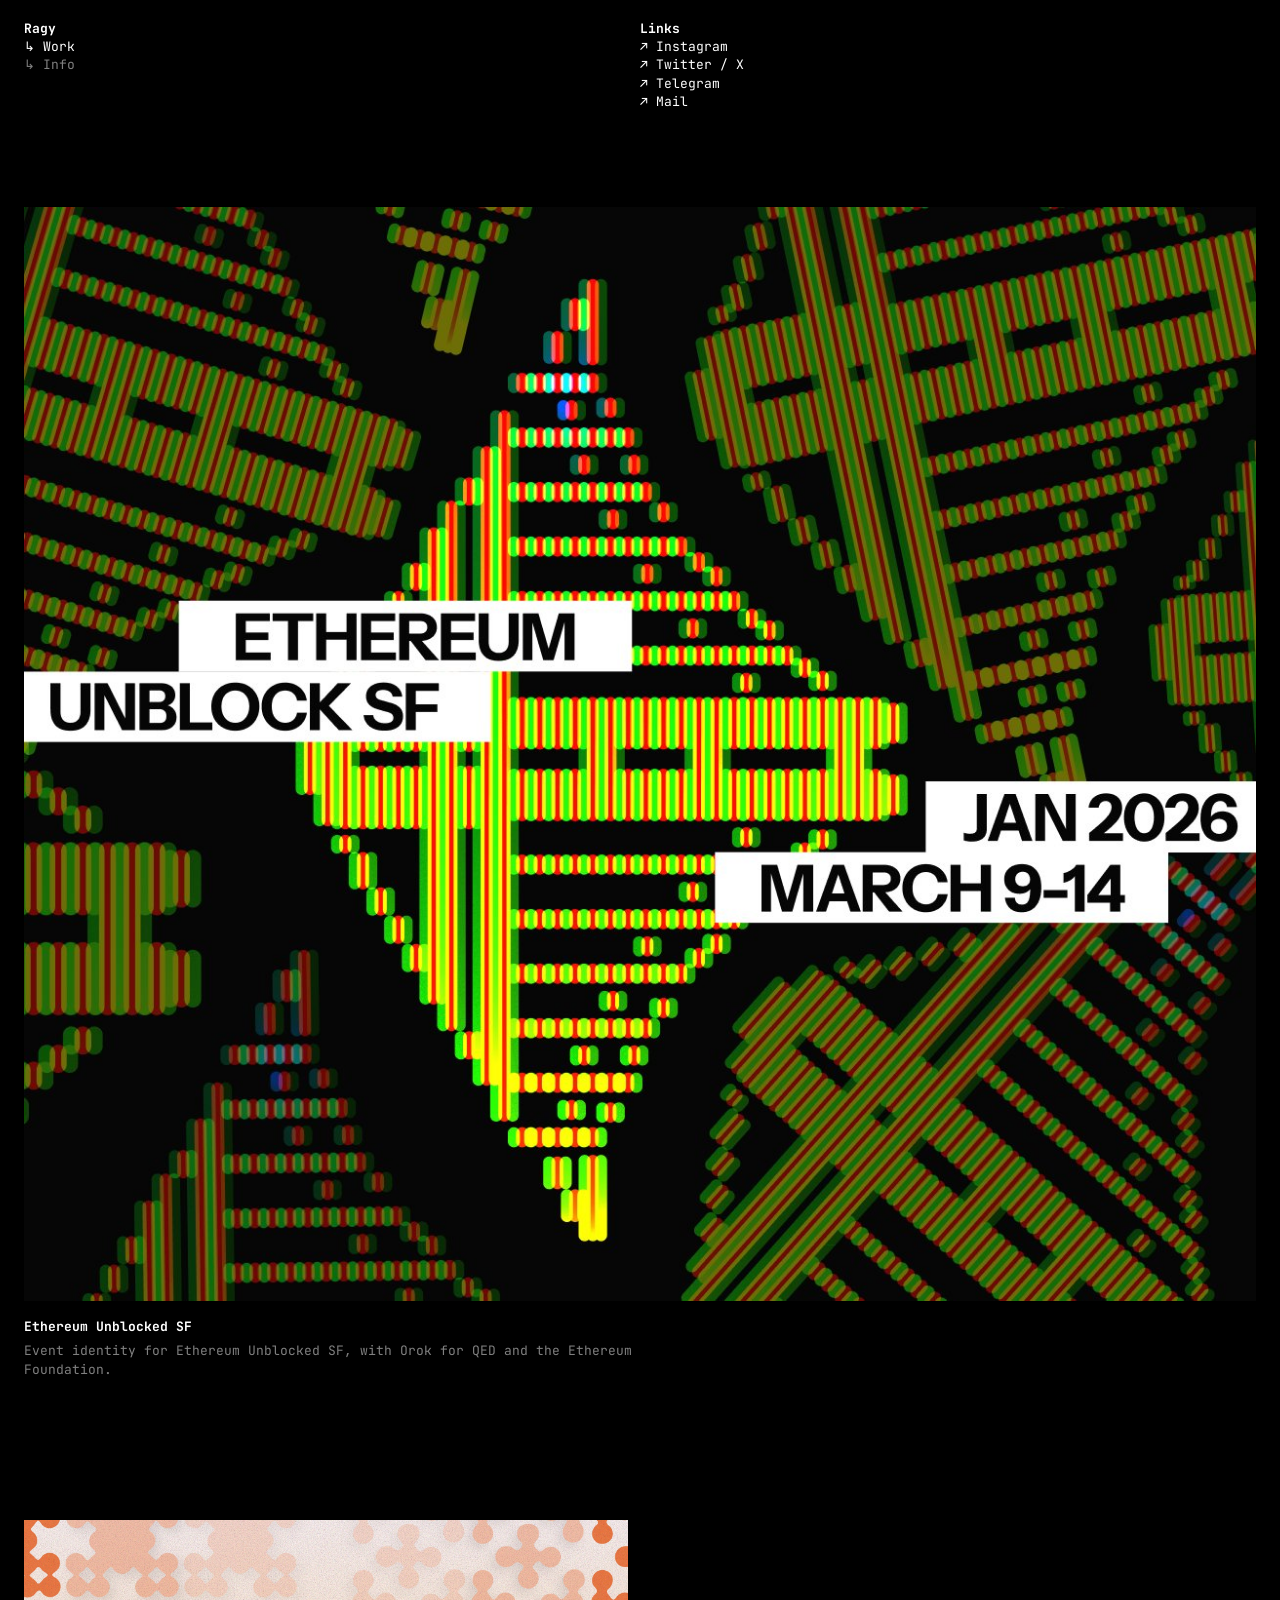
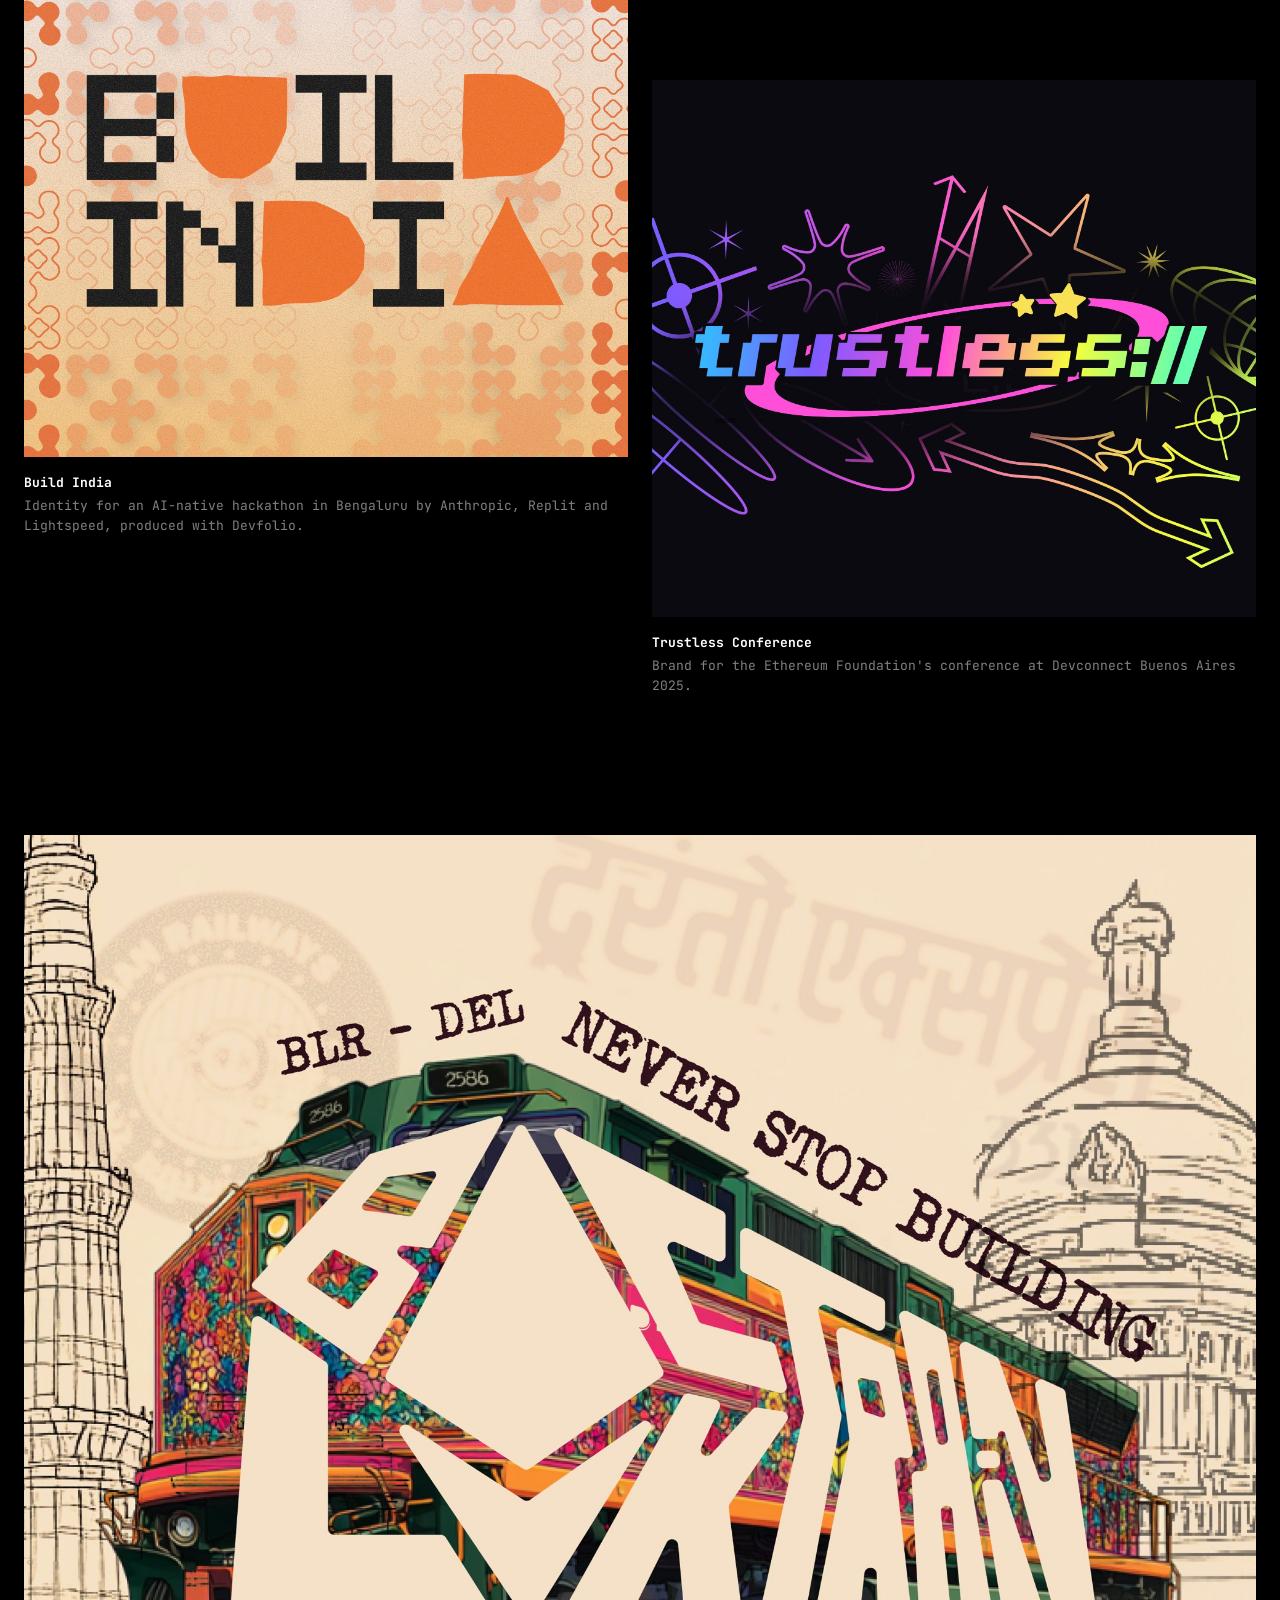
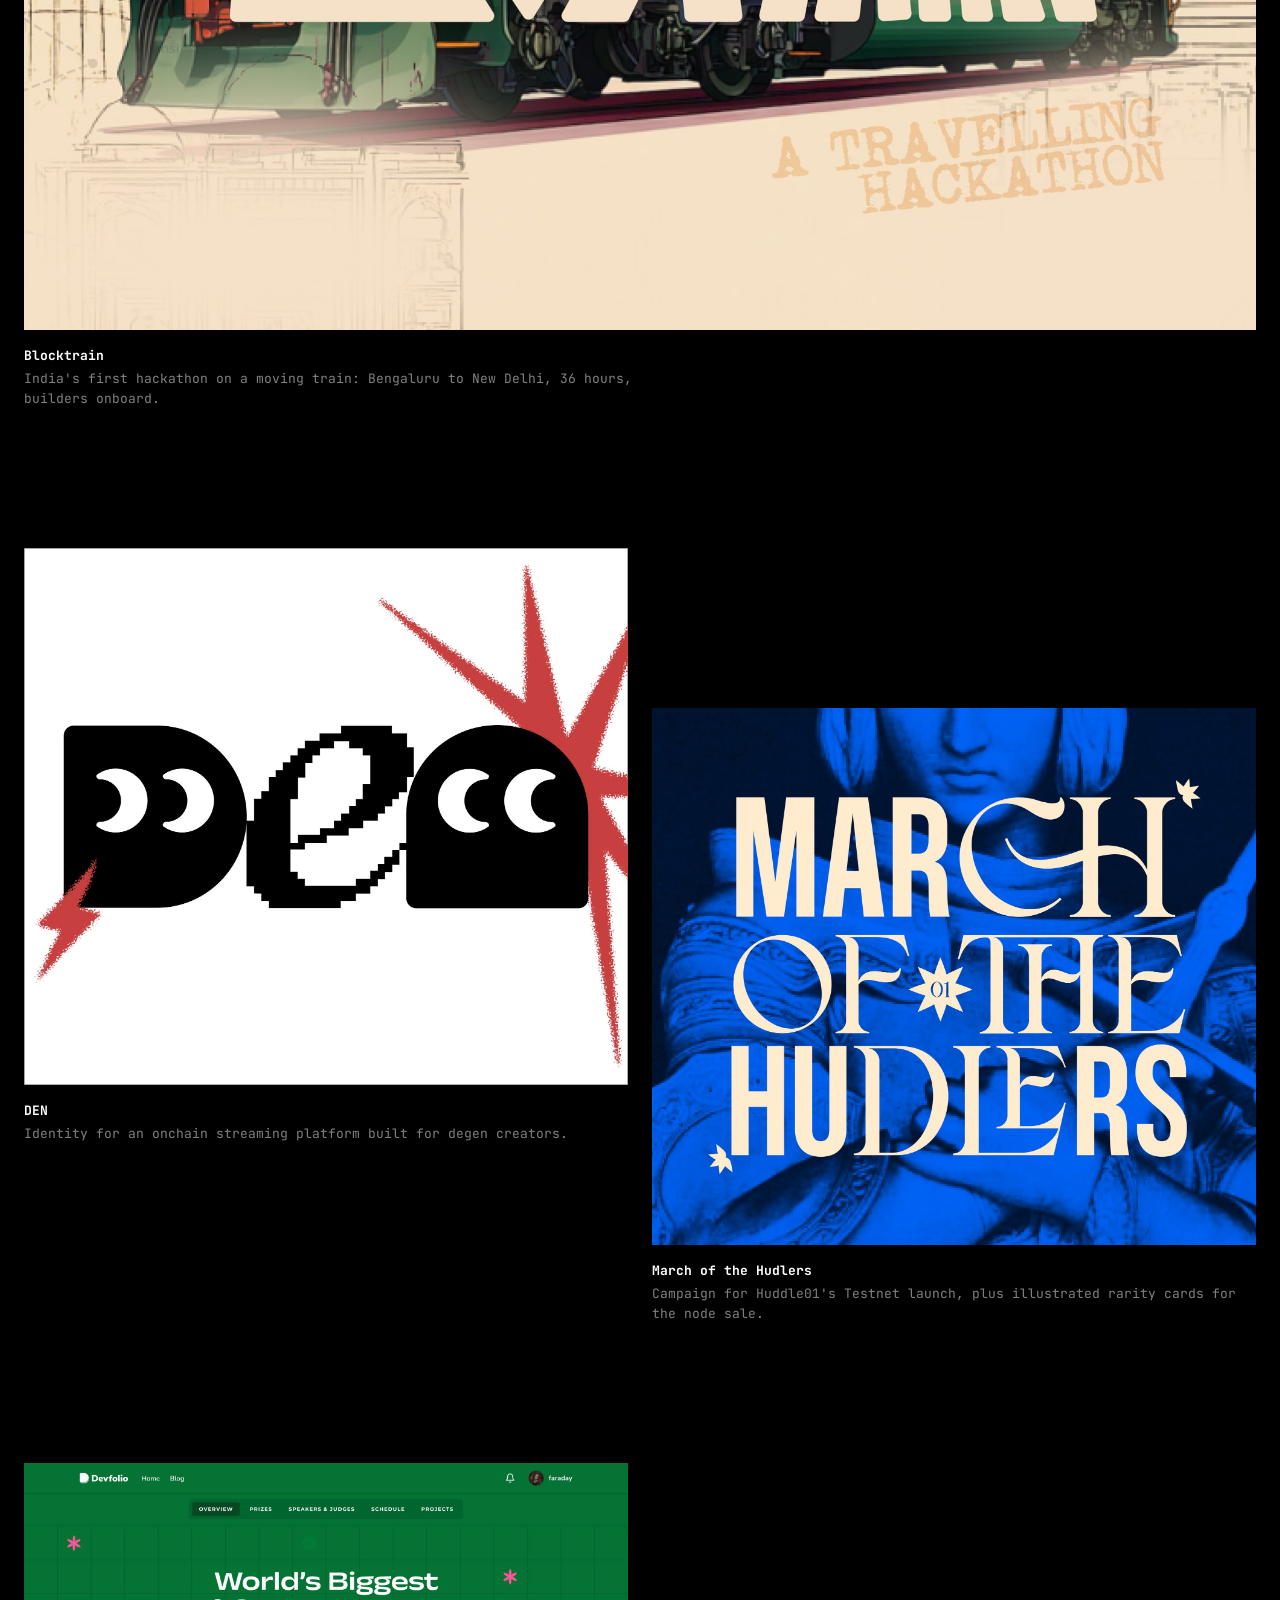
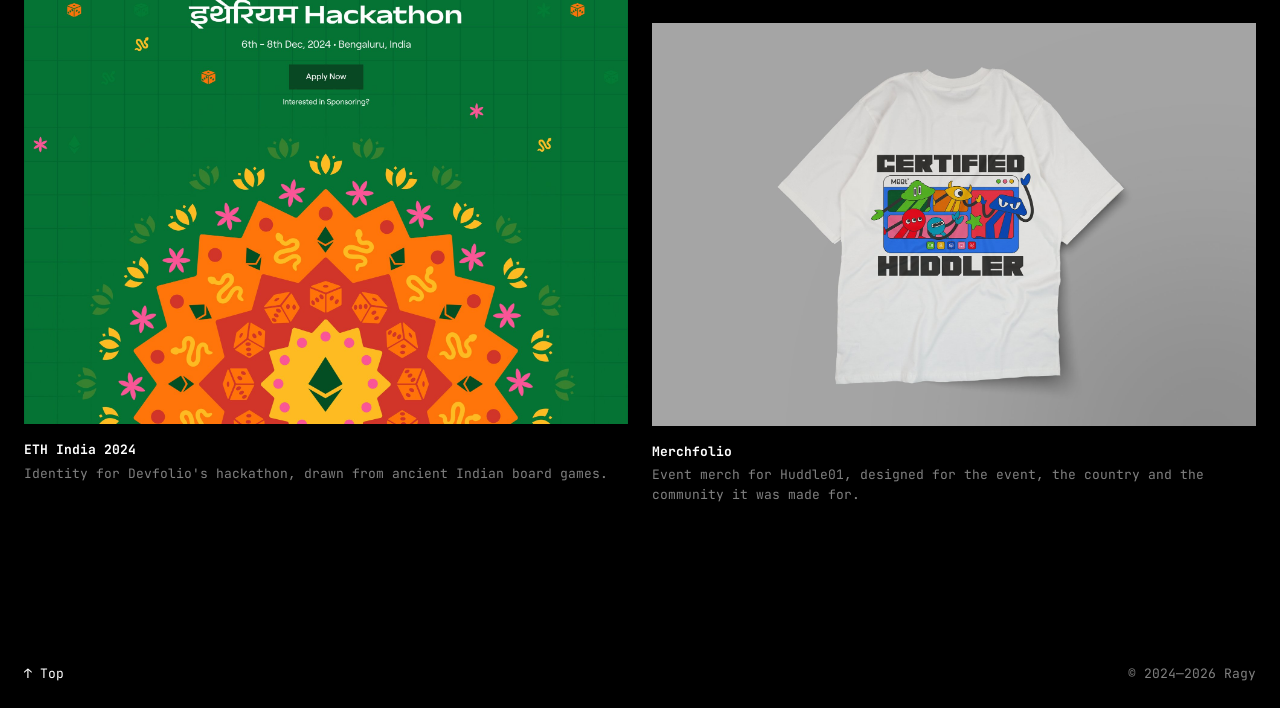
<file: index.html>
<!doctype html>
<html lang="en">
<head>
<meta charset="utf-8">
<meta name="viewport" content="width=device-width, initial-scale=1">
<title>Ragy</title>
<meta name="description" content="Ragy is an independent brand designer. Identity, event design and merch for Devfolio, Huddle01, Ethereum Foundation, DEN and QED.">
<link rel="preconnect" href="https://fonts.googleapis.com">
<link rel="preconnect" href="https://fonts.gstatic.com" crossorigin>
<link href="https://fonts.googleapis.com/css2?family=JetBrains+Mono:wght@400;700&display=swap" rel="stylesheet">
<link rel="stylesheet" href="/style.css">
</head>
<body>
<nav>
  <ul>
    <li><b><a href="/">Ragy</a></b></li>
    <li><a href="/" class="on">↳ Work</a></li>
    <li><a href="/info/" class="off">↳ Info</a></li>
  </ul>
  <ul>
    <li><b>Links</b></li>
    <li><a href="https://instagram.com/raginayy" target=_blank rel=noopener>↗ Instagram</a></li><li><a href="https://x.com/raginayyy" target=_blank rel=noopener>↗ Twitter / X</a></li><li><a href="https://t.me/raginay" target=_blank rel=noopener>↗ Telegram</a></li><li><a href="mailto:raginayyy@gmail.com">↗ Mail</a></li>
  </ul>
</nav>
<main>
<div class="grid" id="top">
<a class="item w2" href="/ethereum-unblocked-sf/"><img src="/img/unblocked-hero.jpg" width="1263" height="1122" alt="Ethereum Unblocked SF"><div class="t"><b>Ethereum Unblocked SF</b><p>Event identity for Ethereum Unblocked SF, with Orok for QED and the Ethereum Foundation.</p></div></a>
<a class="item" href="/build-india/"><img src="/img/buildindia-hero.jpg" width="2000" height="1777" alt="Build India" loading=lazy><div class="t"><b>Build India</b><p>Identity for an AI-native hackathon in Bengaluru by Anthropic, Replit and Lightspeed, produced with Devfolio.</p></div></a>
<a class="item r" href="/trustless-conference/"><img src="/img/trustless-hero.jpg" width="2000" height="1777" alt="Trustless Conference" loading=lazy><div class="t"><b>Trustless Conference</b><p>Brand for the Ethereum Foundation&#x27;s conference at Devconnect Buenos Aires 2025.</p></div></a>
<a class="item w2" href="/blocktrain/"><img src="/img/blocktrain-hero.jpg" width="2000" height="1777" alt="Blocktrain" loading=lazy><div class="t"><b>Blocktrain</b><p>India&#x27;s first hackathon on a moving train: Bengaluru to New Delhi, 36 hours, builders onboard.</p></div></a>
<a class="item" href="/den/"><img src="/img/den-hero.jpg" width="2000" height="1777" alt="DEN" loading=lazy><div class="t"><b>DEN</b><p>Identity for an onchain streaming platform built for degen creators.</p></div></a>
<a class="item r" href="/march-of-the-hudlers/"><img src="/img/hudlers-hero.jpg" width="2000" height="1777" alt="March of the Hudlers" loading=lazy><div class="t"><b>March of the Hudlers</b><p>Campaign for Huddle01&#x27;s Testnet launch, plus illustrated rarity cards for the node sale.</p></div></a>
<a class="item" href="/eth-india-2024/"><img src="/img/ethindia-4.jpg" width="2000" height="1857" alt="ETH India 2024" loading=lazy><div class="t"><b>ETH India 2024</b><p>Identity for Devfolio&#x27;s hackathon, drawn from ancient Indian board games.</p></div></a>
<a class="item r" href="/merchfolio/"><img src="/img/merch-hero.jpg" width="2000" height="1333" alt="Merchfolio" loading=lazy><div class="t"><b>Merchfolio</b><p>Event merch for Huddle01, designed for the event, the country and the community it was made for.</p></div></a>
</div>
</main>
<footer>
  <a href="#top">↑ Top</a>
  <span>© 2024—2026 Ragy</span>
</footer>
</body>
</html>
</file>
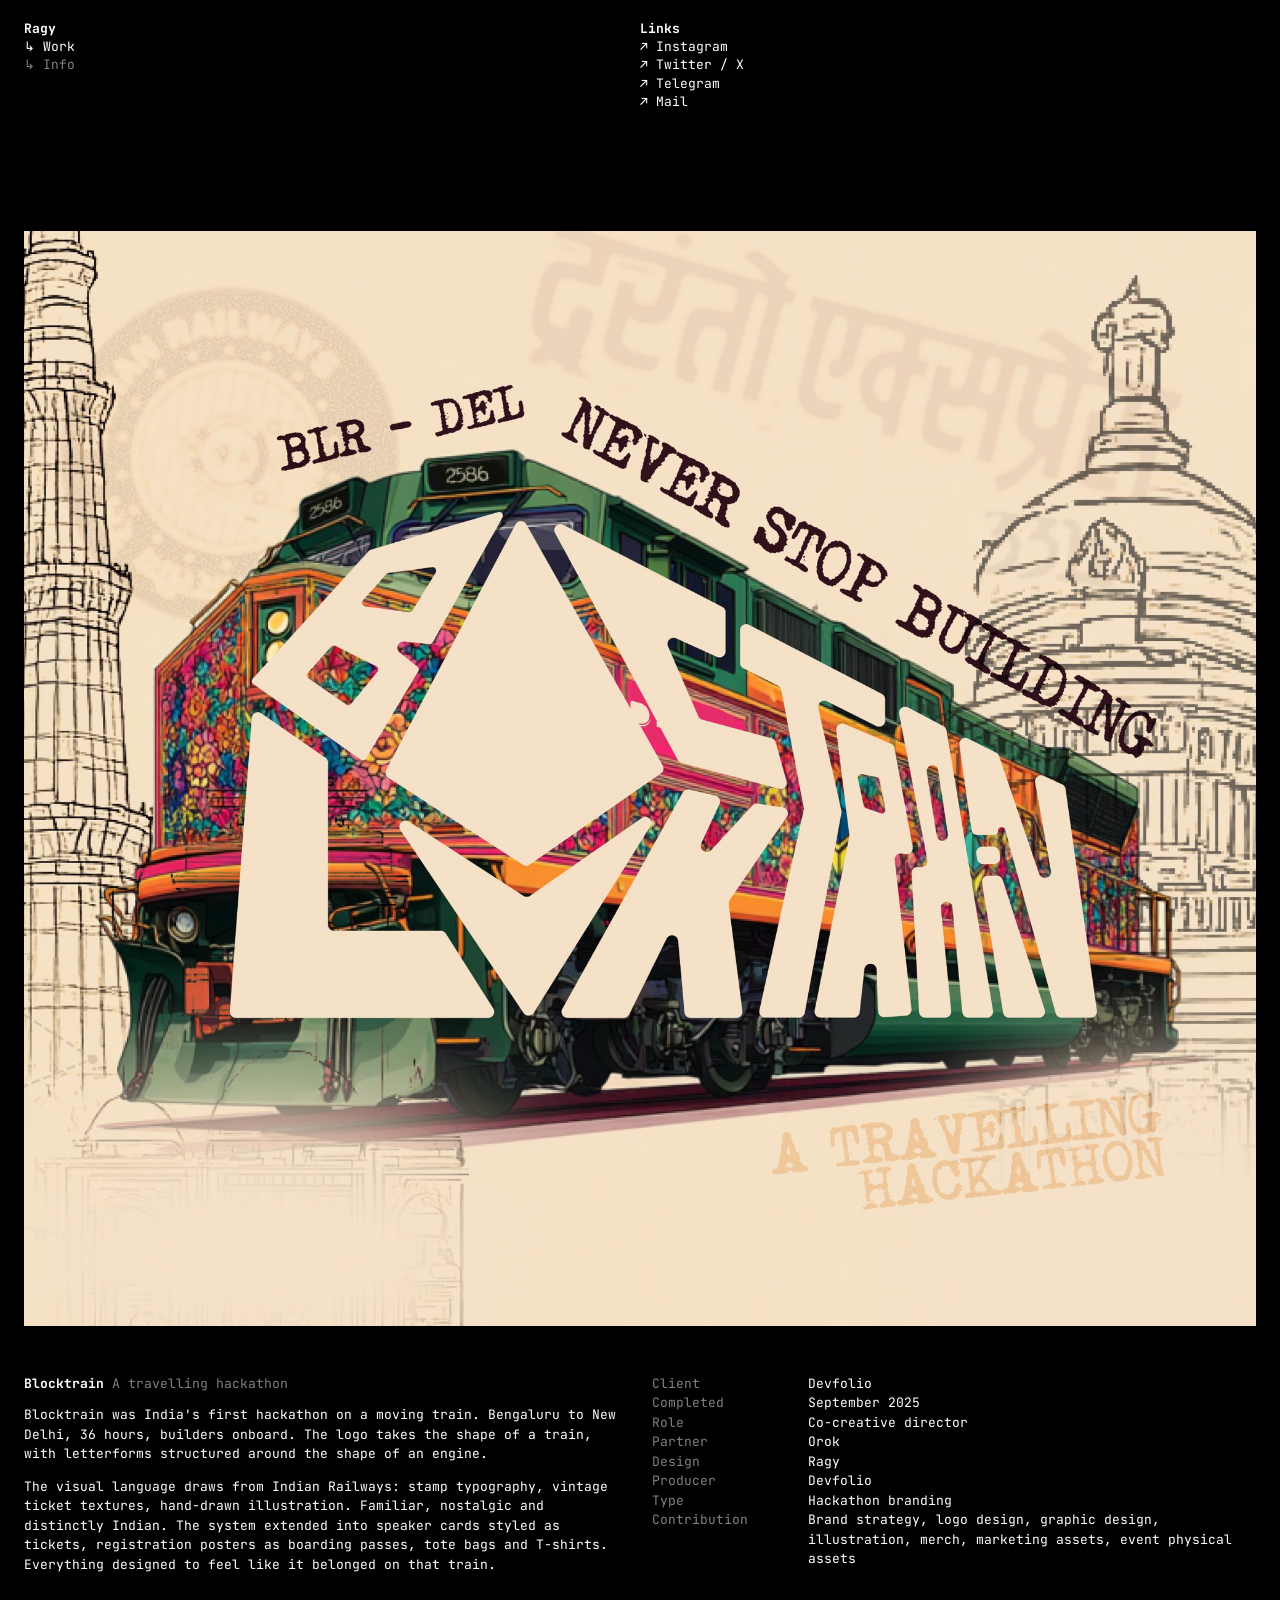
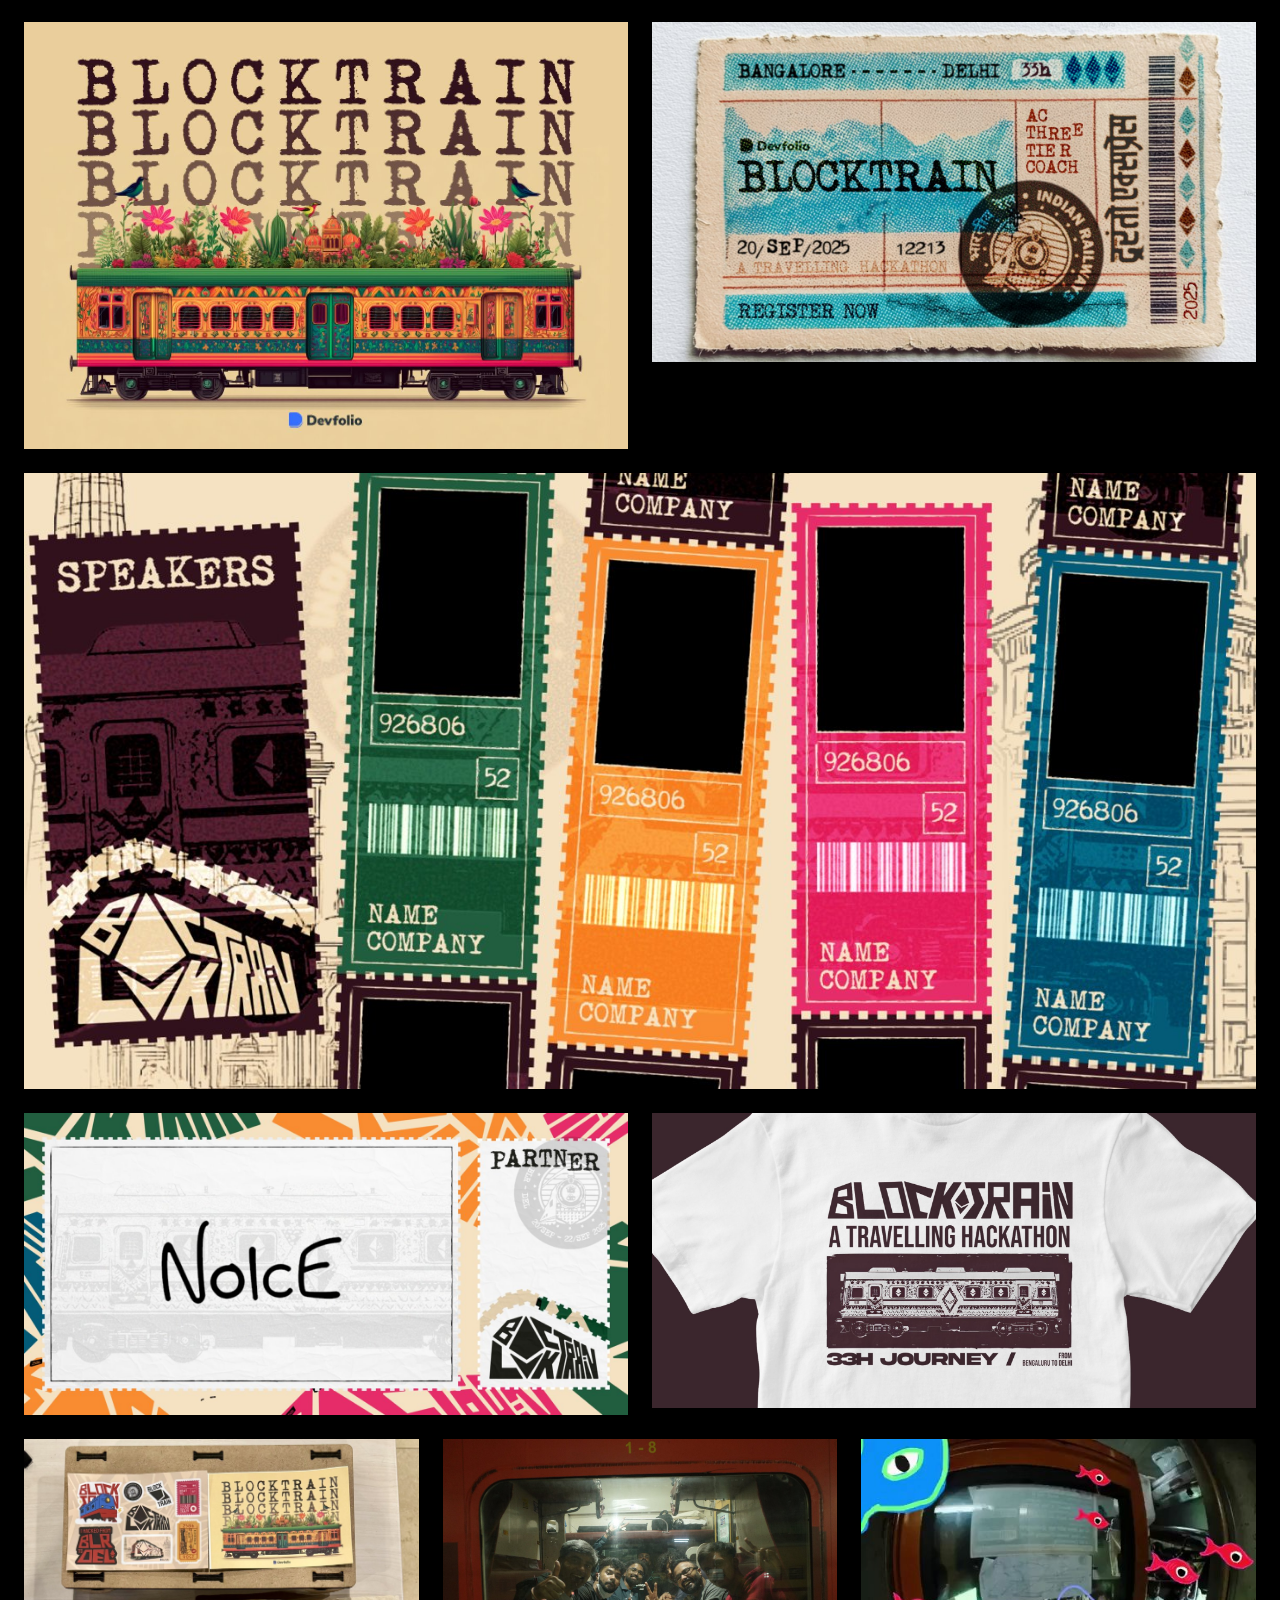
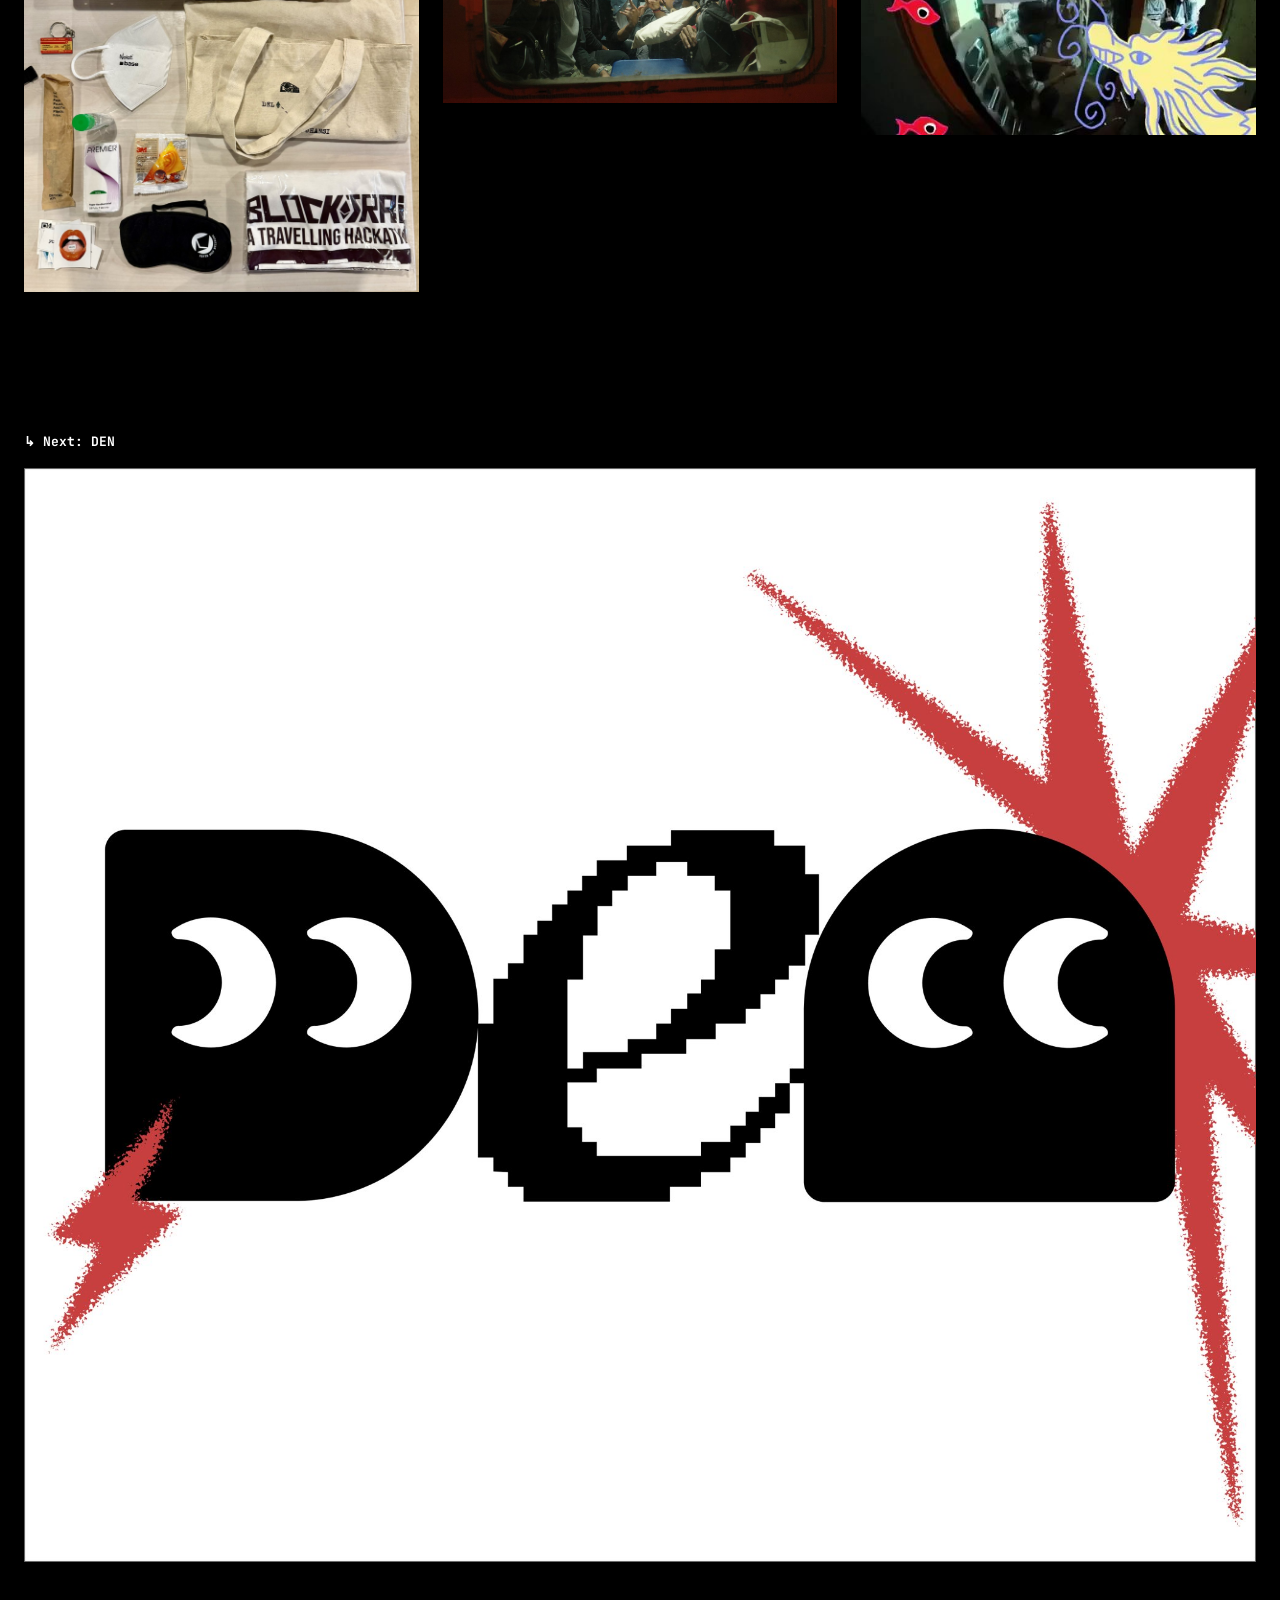
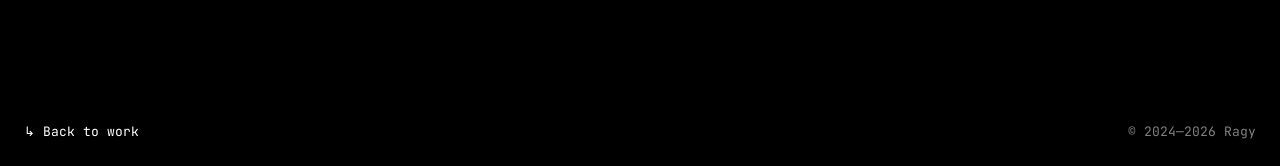
<file: blocktrain/index.html>
<!doctype html>
<html lang="en">
<head>
<meta charset="utf-8">
<meta name="viewport" content="width=device-width, initial-scale=1">
<title>Blocktrain — Ragy</title>
<meta name="description" content="India&#x27;s first hackathon on a moving train: Bengaluru to New Delhi, 36 hours, builders onboard.">
<link rel="preconnect" href="https://fonts.googleapis.com">
<link rel="preconnect" href="https://fonts.gstatic.com" crossorigin>
<link href="https://fonts.googleapis.com/css2?family=JetBrains+Mono:wght@400;700&display=swap" rel="stylesheet">
<link rel="stylesheet" href="/style.css">
</head>
<body>
<nav>
  <ul>
    <li><b><a href="/">Ragy</a></b></li>
    <li><a href="/" class="on">↳ Work</a></li>
    <li><a href="/info/" class="off">↳ Info</a></li>
  </ul>
  <ul>
    <li><b>Links</b></li>
    <li><a href="https://instagram.com/raginayy" target=_blank rel=noopener>↗ Instagram</a></li><li><a href="https://x.com/raginayyy" target=_blank rel=noopener>↗ Twitter / X</a></li><li><a href="https://t.me/raginay" target=_blank rel=noopener>↗ Telegram</a></li><li><a href="mailto:raginayyy@gmail.com">↗ Mail</a></li>
  </ul>
</nav>
<main>
<div class="blocks" id="top">
<img src="/img/blocktrain-hero.jpg" width="2000" height="1777" alt="Blocktrain">
<div class="head"><div class="t"><b>Blocktrain</b> <span style="color:var(--mute)">A travelling hackathon</span><p>Blocktrain was India&#x27;s first hackathon on a moving train. Bengaluru to New Delhi, 36 hours, builders onboard. The logo takes the shape of a train, with letterforms structured around the shape of an engine.</p><p>The visual language draws from Indian Railways: stamp typography, vintage ticket textures, hand-drawn illustration. Familiar, nostalgic and distinctly Indian. The system extended into speaker cards styled as tickets, registration posters as boarding passes, tote bags and T-shirts. Everything designed to feel like it belonged on that train.</p></div><ul class="meta"><li><span>Client</span><span>Devfolio</span></li><li><span>Completed</span><span>September 2025</span></li><li><span>Role</span><span>Co-creative director</span></li><li><span>Partner</span><span>Orok</span></li><li><span>Design</span><span>Ragy</span></li><li><span>Producer</span><span>Devfolio</span></li><li><span>Type</span><span>Hackathon branding</span></li><li><span>Contribution</span><span>Brand strategy, logo design, graphic design, illustration, merch, marketing assets, event physical assets</span></li></ul></div>
<div class="row c2"><img src="/img/blocktrain-2.jpg" width="1150" height="812" alt="" loading=lazy style="--ar:1150/812"><img src="/img/blocktrain-4.jpg" width="1460" height="822" alt="" loading=lazy style="--ar:1460/822"></div>
<img src="/img/blocktrain-3.jpg" width="1400" height="701" alt="Blocktrain" loading=lazy>
<div class="row c2"><img src="/img/blocktrain-1.jpg" width="1400" height="700" alt="" loading=lazy style="--ar:1400/700"><img src="/img/blocktrain-5.jpg" width="2000" height="977" alt="" loading=lazy style="--ar:2000/977"></div>
<div class="row c3"><img src="/img/blocktrain-6.jpg" width="1648" height="1890" alt="" loading=lazy style="--ar:1648/1890"><img src="/img/blocktrain-7.jpg" width="1488" height="992" alt="" loading=lazy style="--ar:1488/992"><img src="/img/blocktrain-8.jpg" width="480" height="360" alt="" loading=lazy style="--ar:480/360"></div>
</div>
<div class="next"><a href="/den/"><b>↳ Next: DEN</b><img src="/img/den-hero.jpg" width="2000" height="1777" alt="DEN" loading=lazy></a></div>
</main>
<footer>
  <a href="/">↳ Back to work</a>
  <span>© 2024—2026 Ragy</span>
</footer>
</body>
</html>
</file>
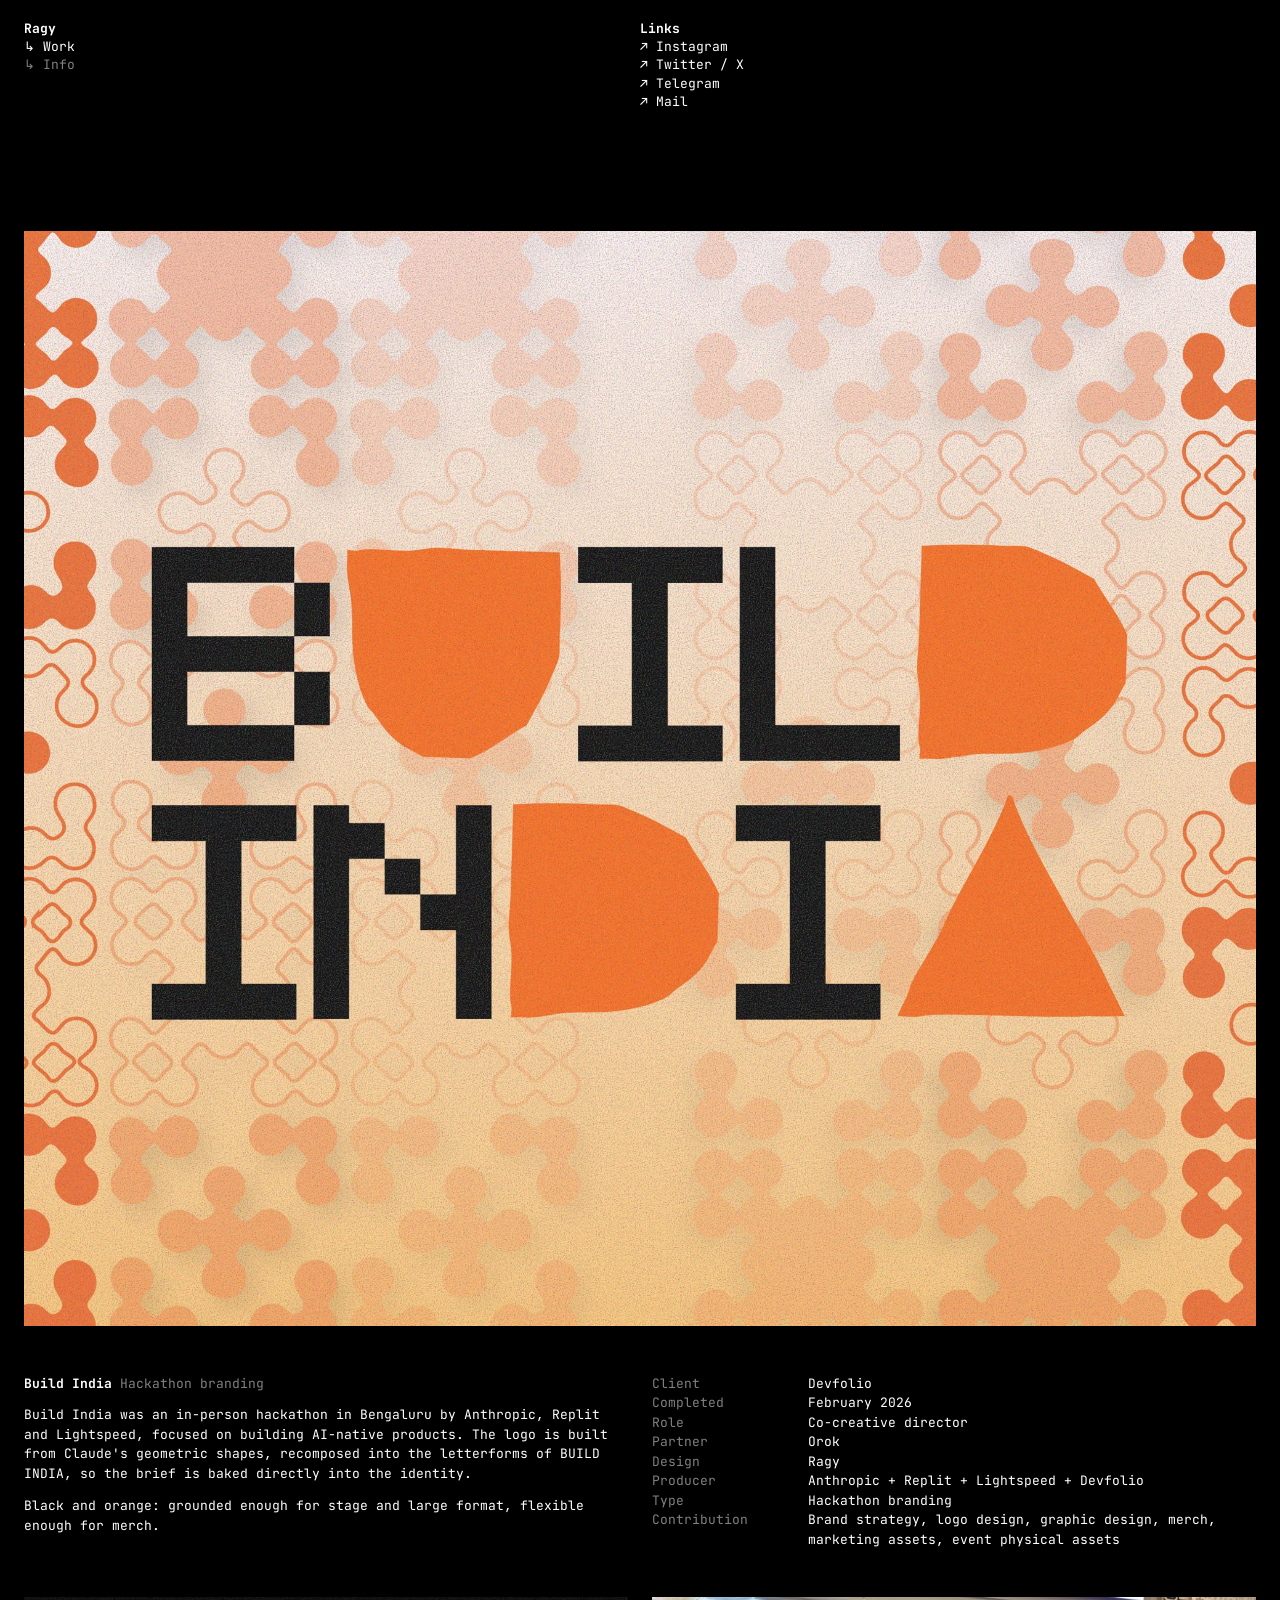
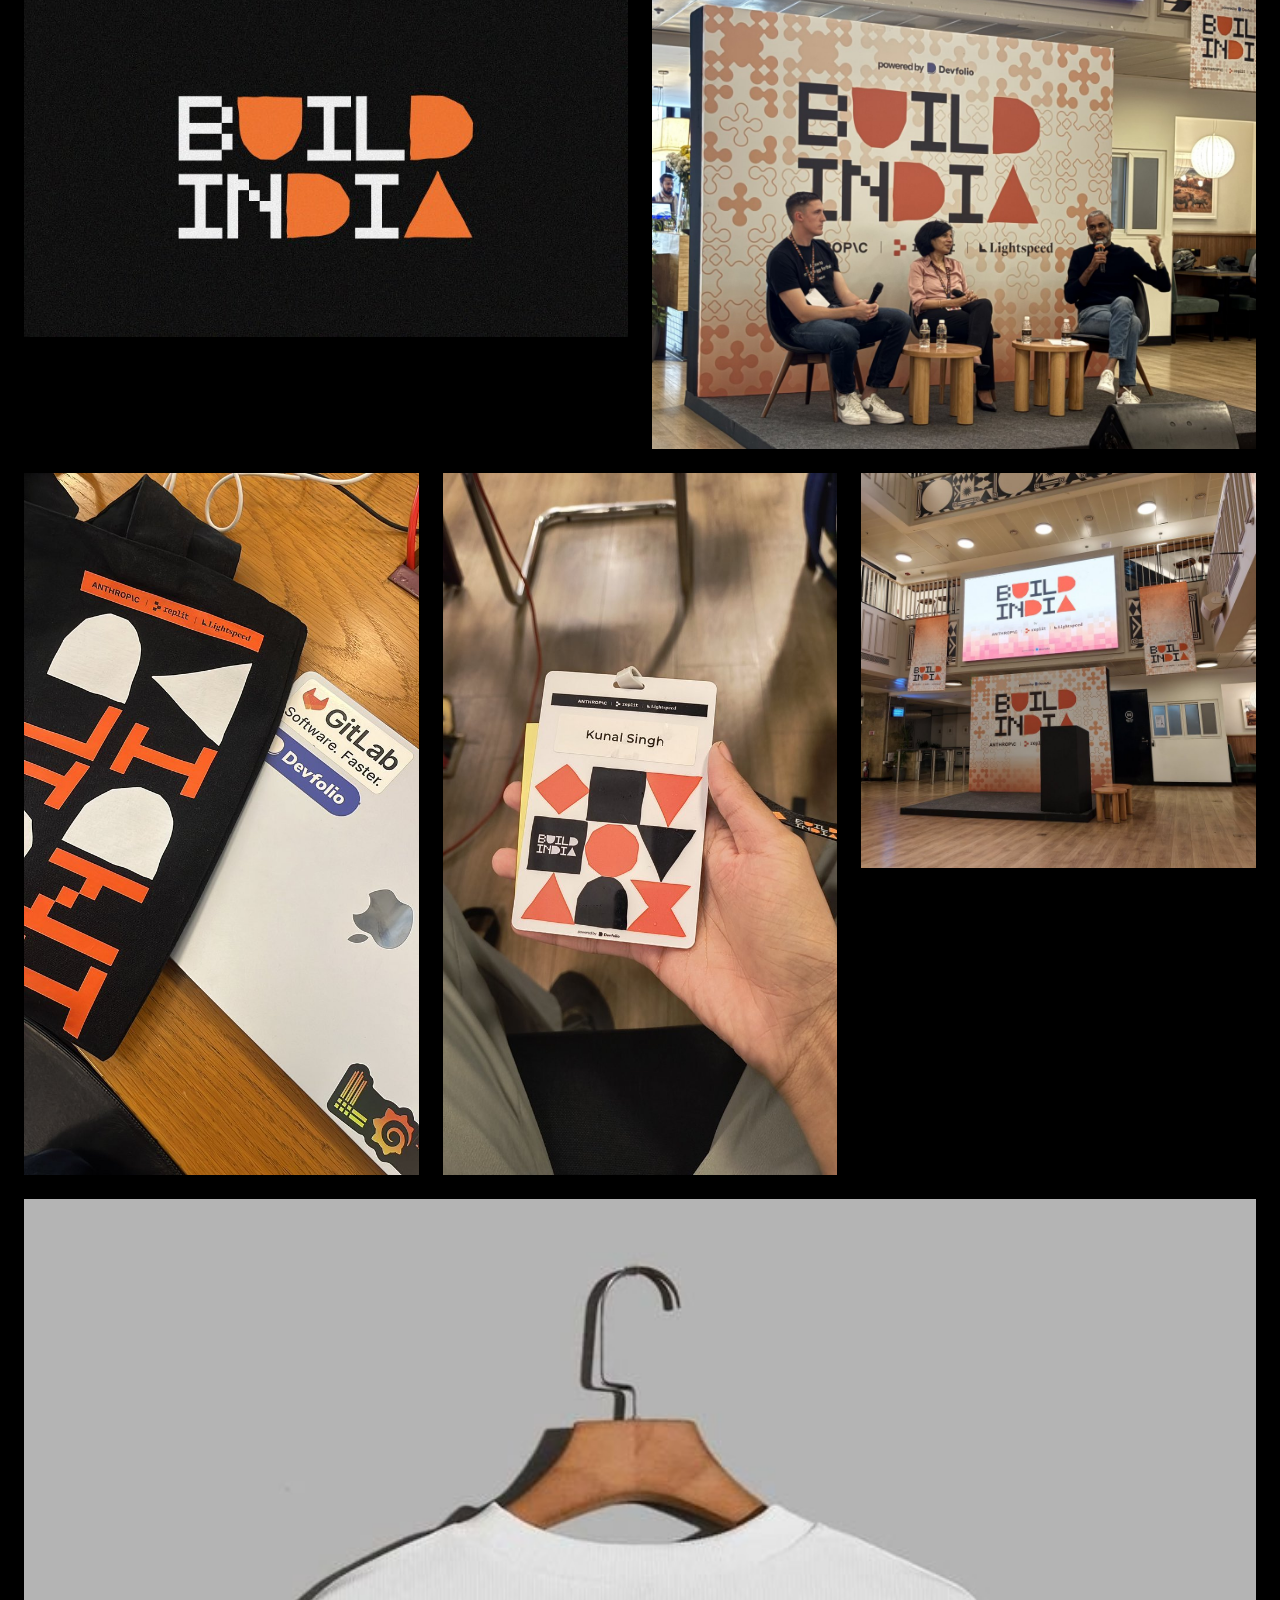
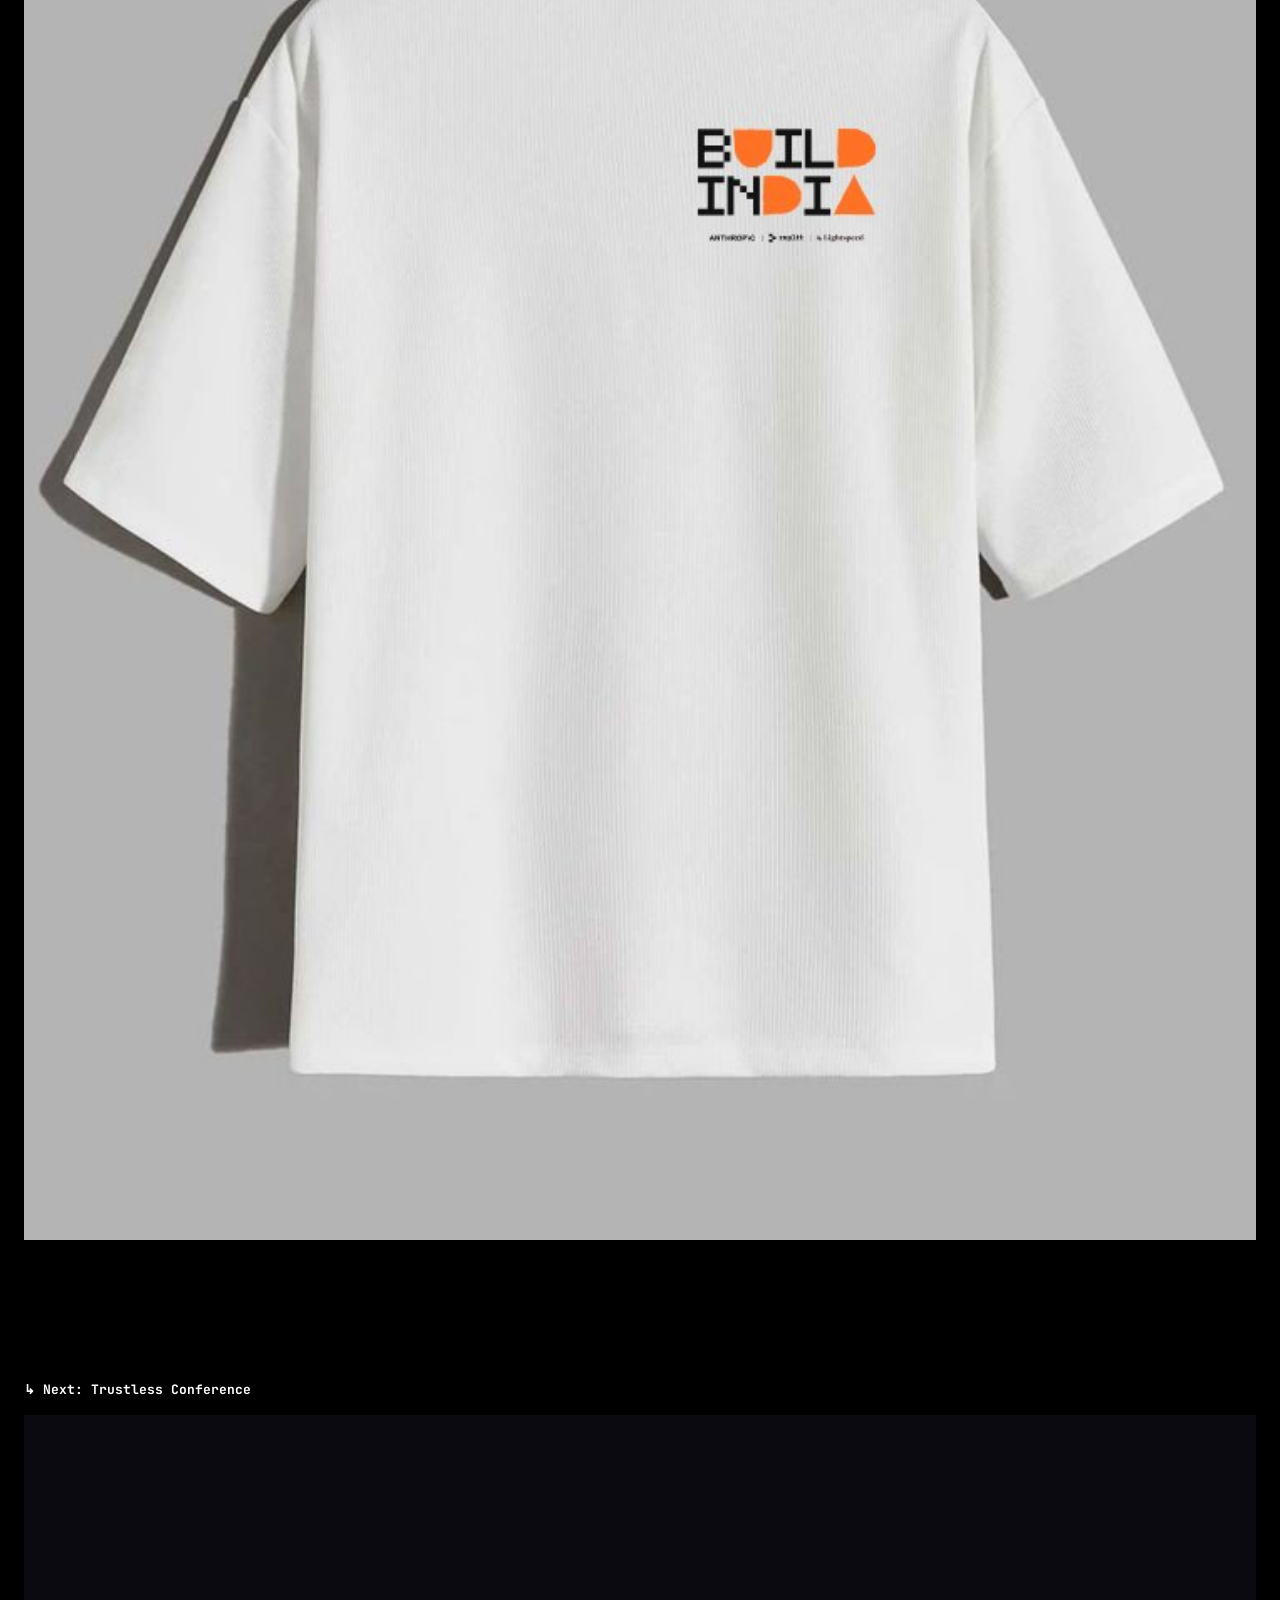
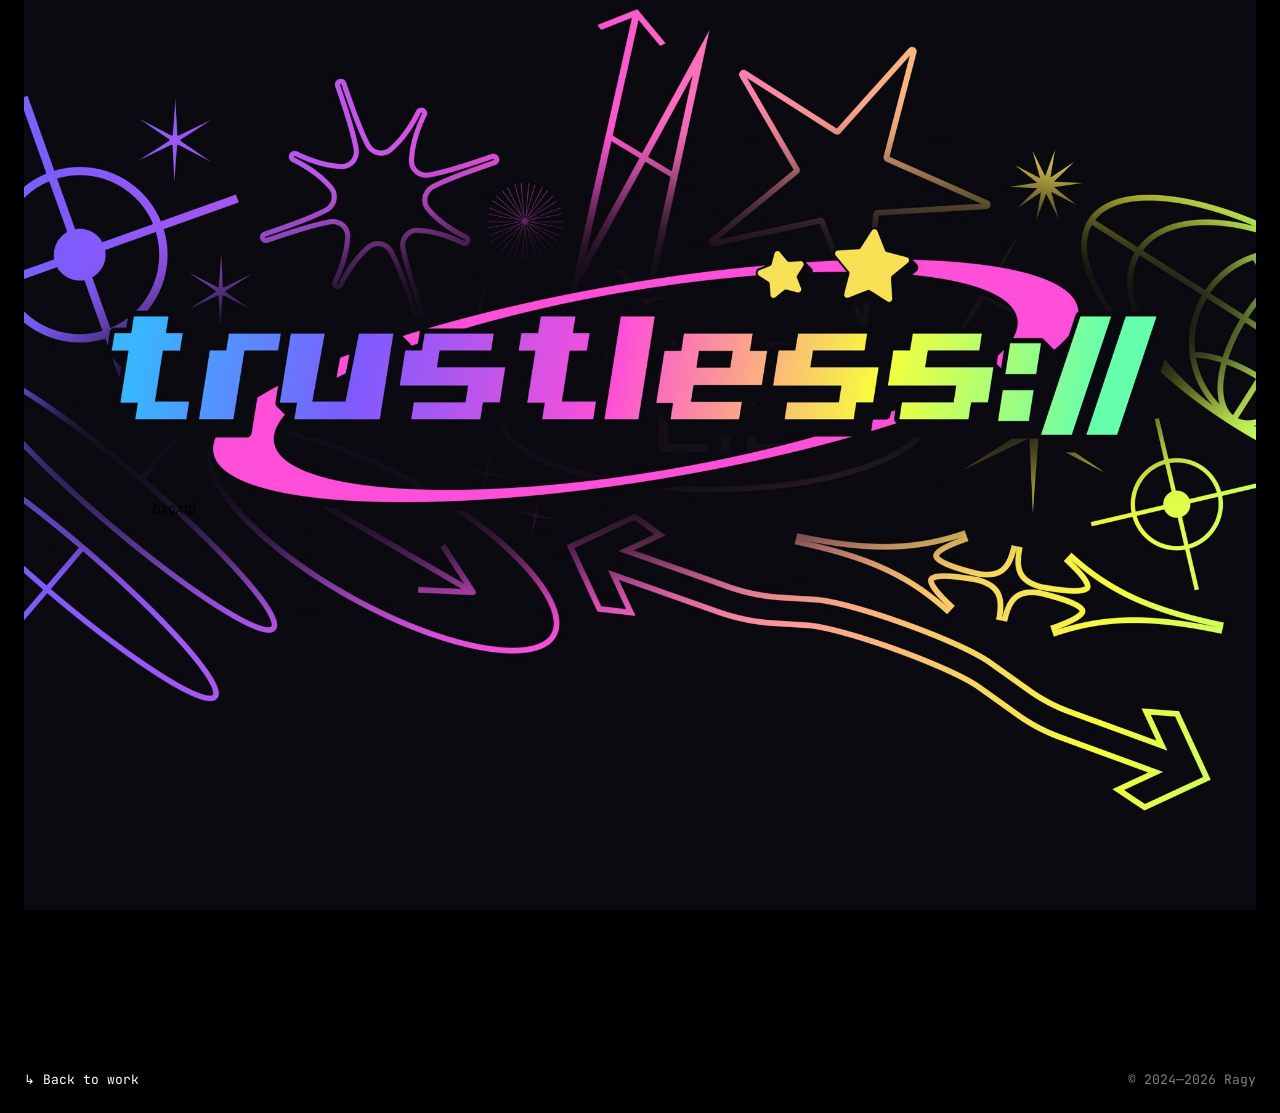
<file: build-india/index.html>
<!doctype html>
<html lang="en">
<head>
<meta charset="utf-8">
<meta name="viewport" content="width=device-width, initial-scale=1">
<title>Build India — Ragy</title>
<meta name="description" content="Identity for an AI-native hackathon in Bengaluru by Anthropic, Replit and Lightspeed, produced with Devfolio.">
<link rel="preconnect" href="https://fonts.googleapis.com">
<link rel="preconnect" href="https://fonts.gstatic.com" crossorigin>
<link href="https://fonts.googleapis.com/css2?family=JetBrains+Mono:wght@400;700&display=swap" rel="stylesheet">
<link rel="stylesheet" href="/style.css">
</head>
<body>
<nav>
  <ul>
    <li><b><a href="/">Ragy</a></b></li>
    <li><a href="/" class="on">↳ Work</a></li>
    <li><a href="/info/" class="off">↳ Info</a></li>
  </ul>
  <ul>
    <li><b>Links</b></li>
    <li><a href="https://instagram.com/raginayy" target=_blank rel=noopener>↗ Instagram</a></li><li><a href="https://x.com/raginayyy" target=_blank rel=noopener>↗ Twitter / X</a></li><li><a href="https://t.me/raginay" target=_blank rel=noopener>↗ Telegram</a></li><li><a href="mailto:raginayyy@gmail.com">↗ Mail</a></li>
  </ul>
</nav>
<main>
<div class="blocks" id="top">
<img src="/img/buildindia-hero.jpg" width="2000" height="1777" alt="Build India">
<div class="head"><div class="t"><b>Build India</b> <span style="color:var(--mute)">Hackathon branding</span><p>Build India was an in-person hackathon in Bengaluru by Anthropic, Replit and Lightspeed, focused on building AI-native products. The logo is built from Claude&#x27;s geometric shapes, recomposed into the letterforms of BUILD INDIA, so the brief is baked directly into the identity.</p><p>Black and orange: grounded enough for stage and large format, flexible enough for merch.</p></div><ul class="meta"><li><span>Client</span><span>Devfolio</span></li><li><span>Completed</span><span>February 2026</span></li><li><span>Role</span><span>Co-creative director</span></li><li><span>Partner</span><span>Orok</span></li><li><span>Design</span><span>Ragy</span></li><li><span>Producer</span><span>Anthropic + Replit + Lightspeed + Devfolio</span></li><li><span>Type</span><span>Hackathon branding</span></li><li><span>Contribution</span><span>Brand strategy, logo design, graphic design, merch, marketing assets, event physical assets</span></li></ul></div>
<div class="row c2"><img src="/img/buildindia-1.jpg" width="776" height="437" alt="" loading=lazy style="--ar:776/437"><img src="/img/buildindia-2.jpg" width="1400" height="1048" alt="" loading=lazy style="--ar:1400/1048"></div>
<div class="row c3"><img src="/img/buildindia-4.jpg" width="675" height="1200" alt="" loading=lazy style="--ar:675/1200"><img src="/img/buildindia-5.jpg" width="675" height="1200" alt="" loading=lazy style="--ar:675/1200"><img src="/img/buildindia-3.jpg" width="900" height="900" alt="" loading=lazy style="--ar:900/900"></div>
<img src="/img/buildindia-6.jpg" width="735" height="979" alt="Build India" loading=lazy>
</div>
<div class="next"><a href="/trustless-conference/"><b>↳ Next: Trustless Conference</b><img src="/img/trustless-hero.jpg" width="2000" height="1777" alt="Trustless Conference" loading=lazy></a></div>
</main>
<footer>
  <a href="/">↳ Back to work</a>
  <span>© 2024—2026 Ragy</span>
</footer>
</body>
</html>
</file>
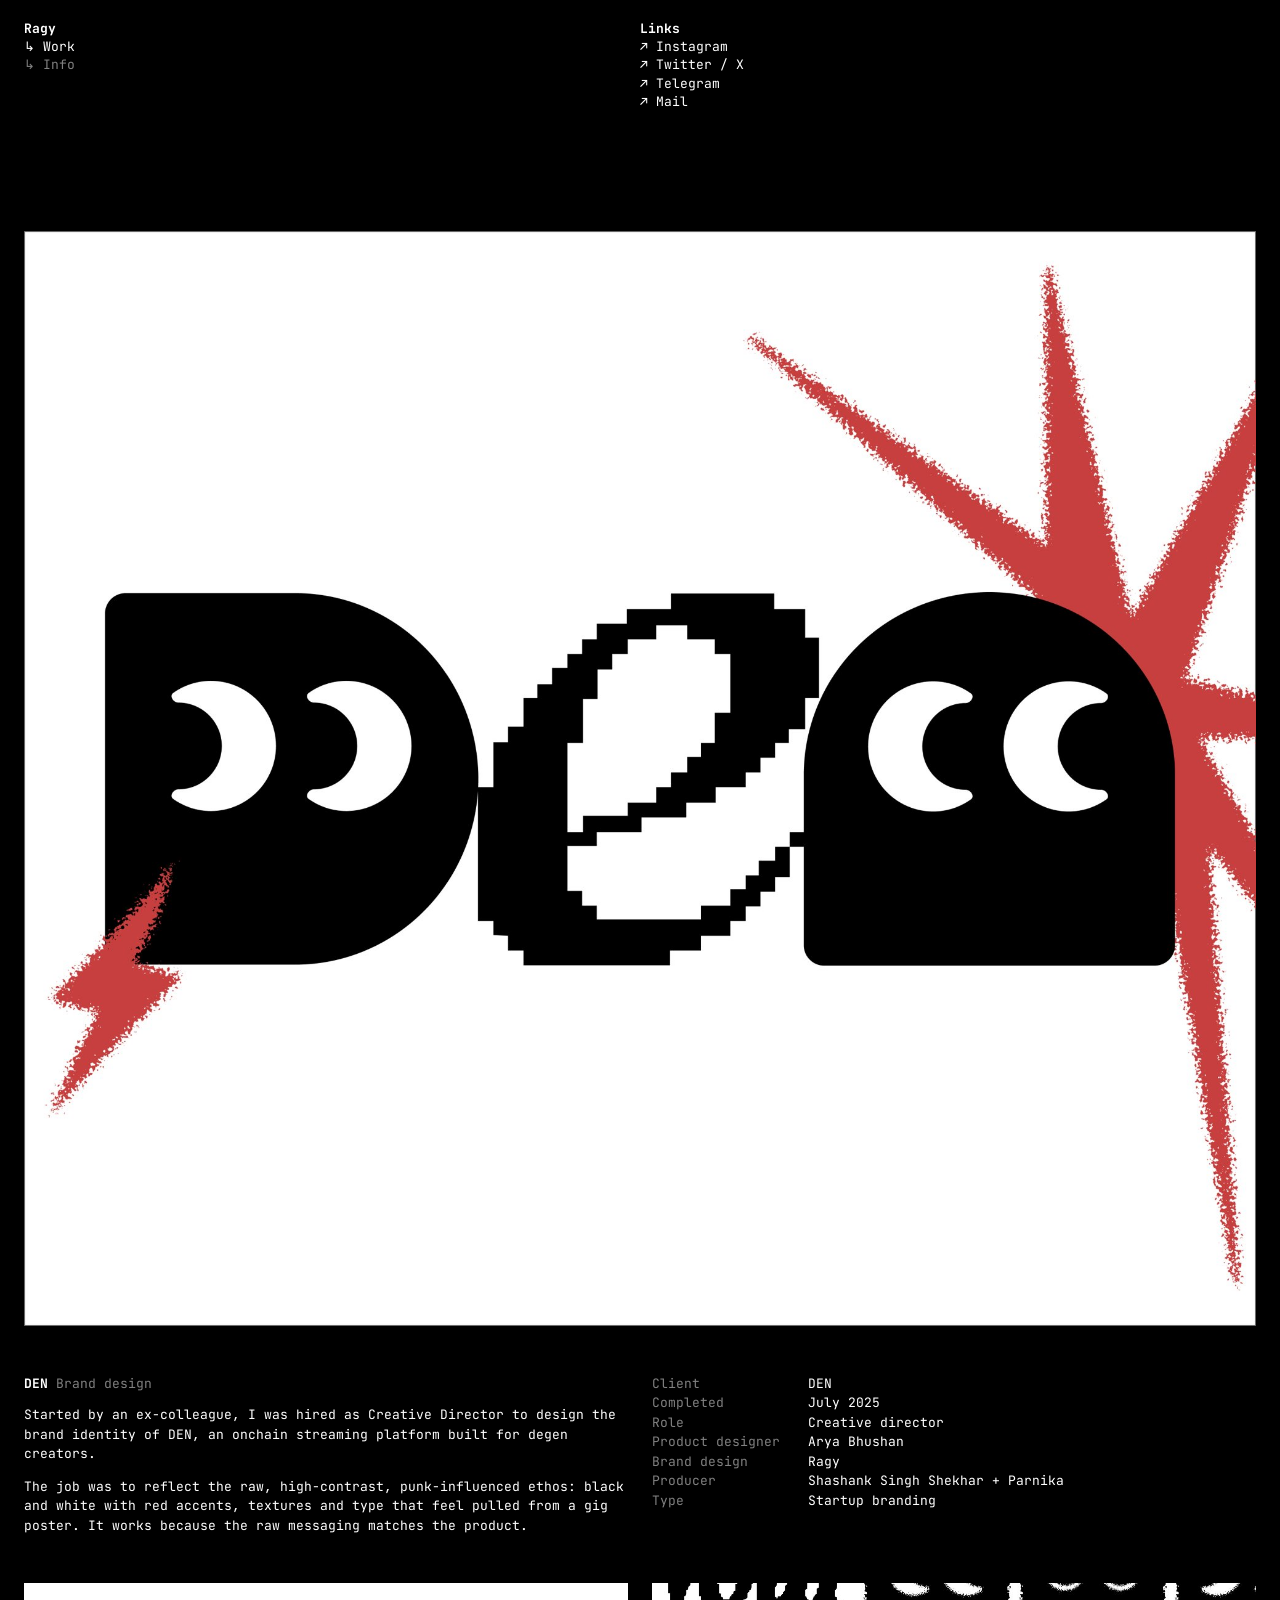
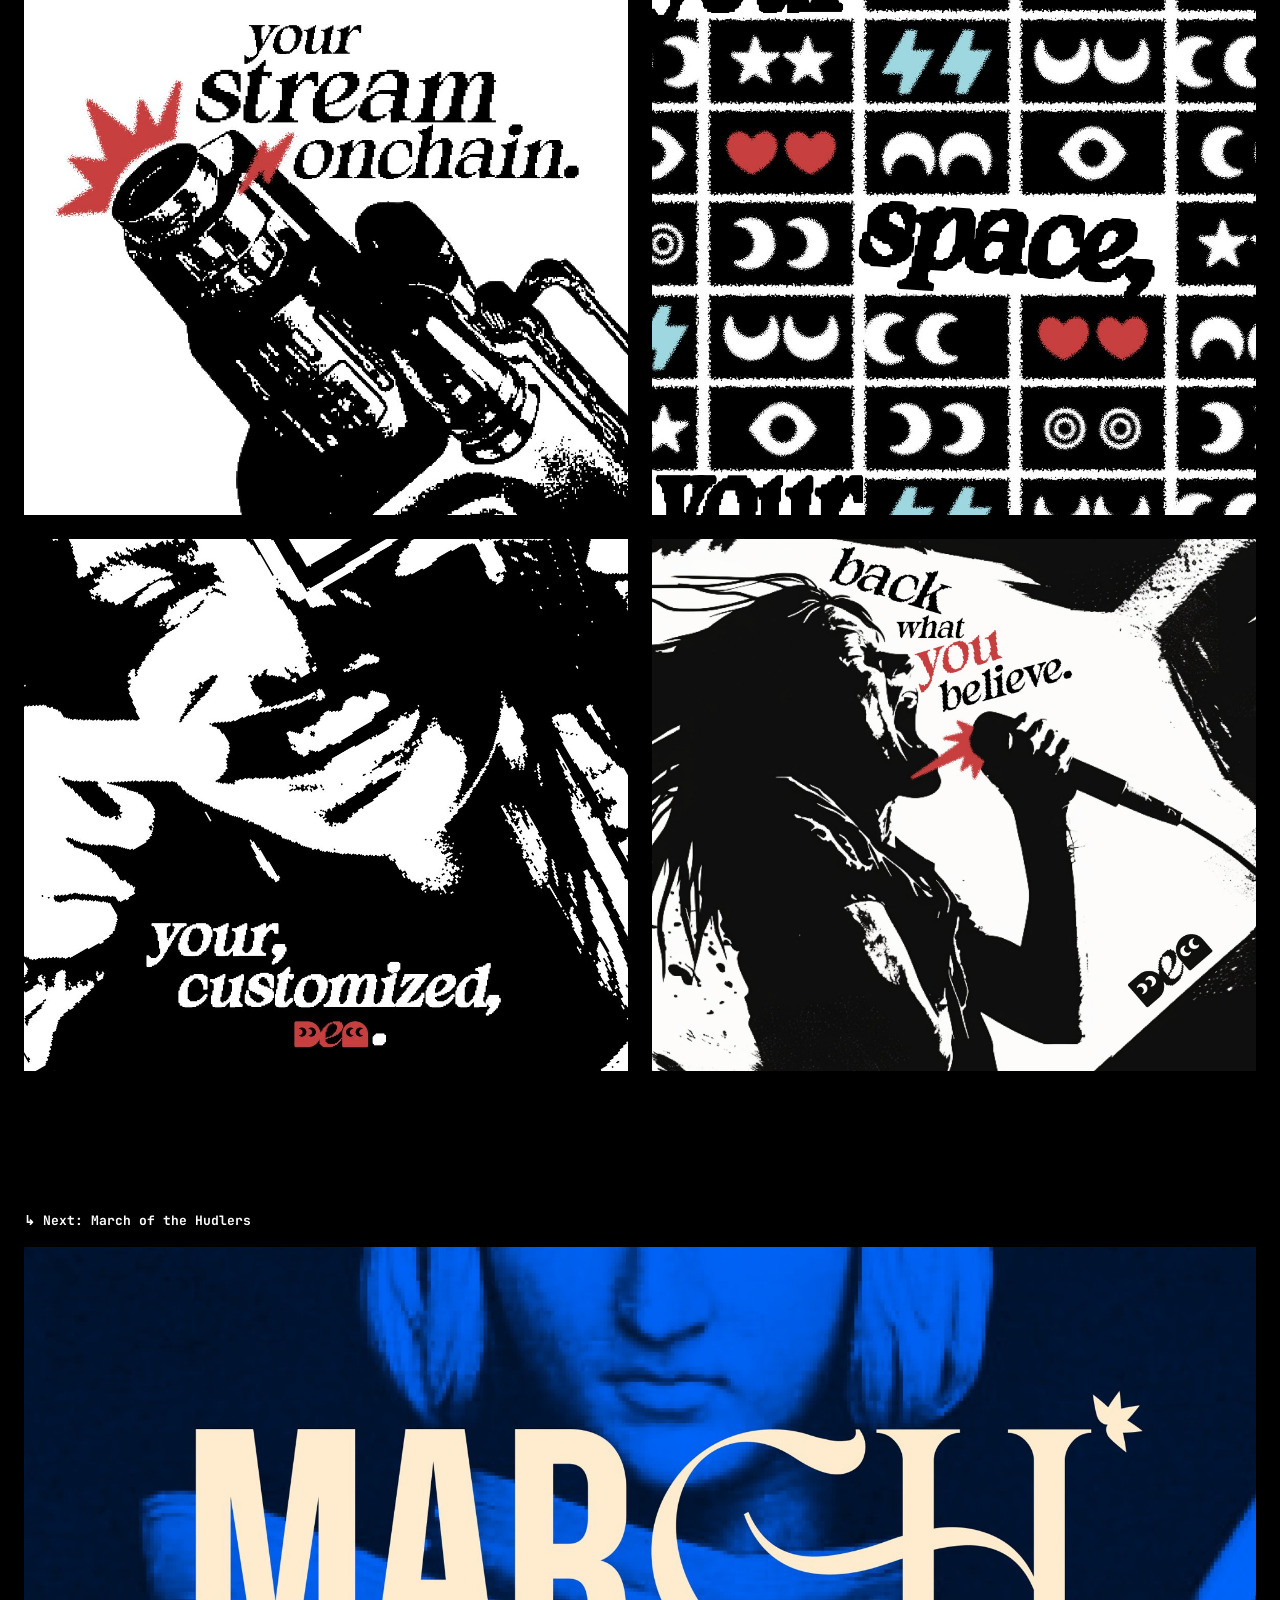
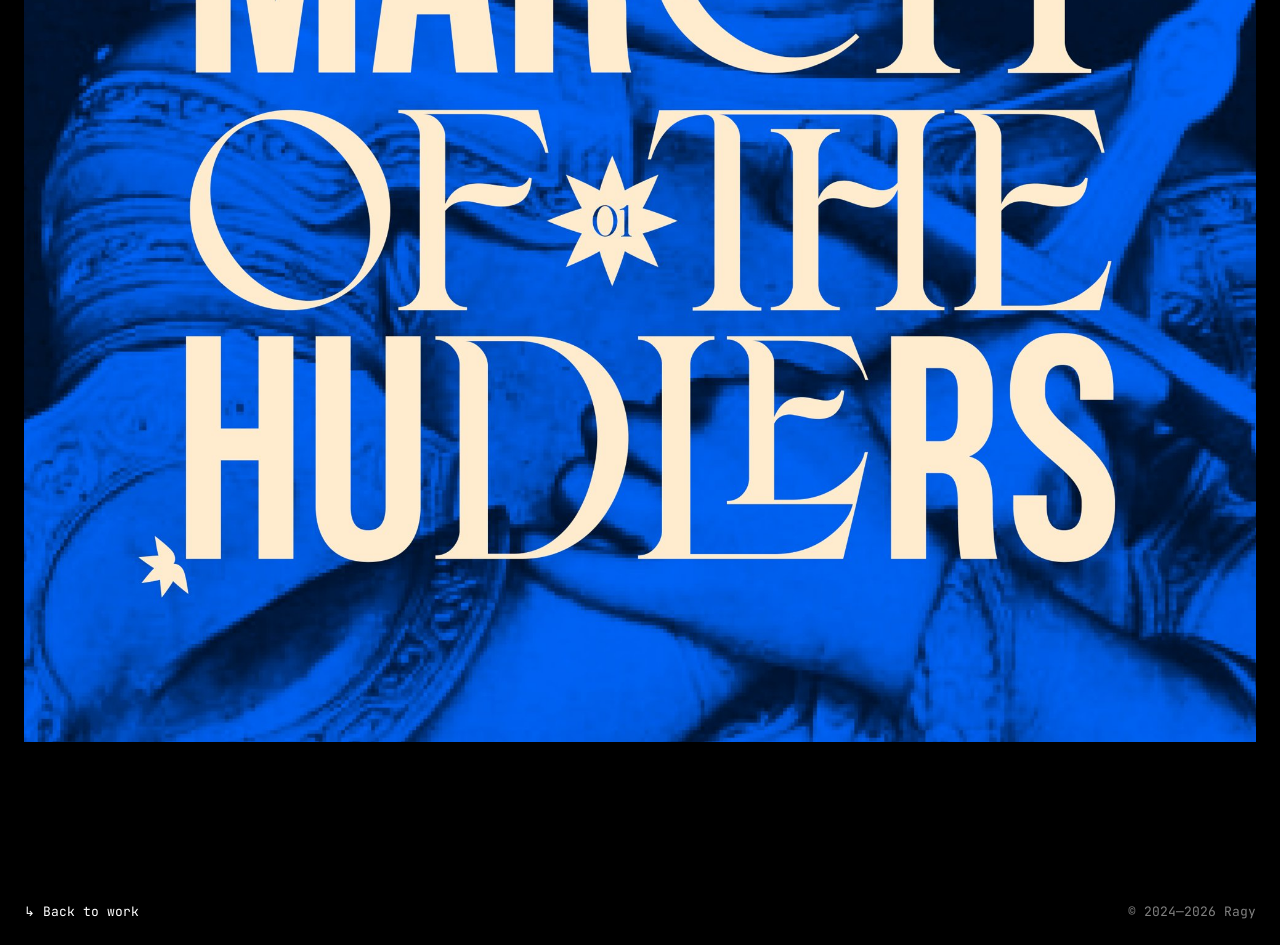
<file: den/index.html>
<!doctype html>
<html lang="en">
<head>
<meta charset="utf-8">
<meta name="viewport" content="width=device-width, initial-scale=1">
<title>DEN — Ragy</title>
<meta name="description" content="Identity for an onchain streaming platform built for degen creators.">
<link rel="preconnect" href="https://fonts.googleapis.com">
<link rel="preconnect" href="https://fonts.gstatic.com" crossorigin>
<link href="https://fonts.googleapis.com/css2?family=JetBrains+Mono:wght@400;700&display=swap" rel="stylesheet">
<link rel="stylesheet" href="/style.css">
</head>
<body>
<nav>
  <ul>
    <li><b><a href="/">Ragy</a></b></li>
    <li><a href="/" class="on">↳ Work</a></li>
    <li><a href="/info/" class="off">↳ Info</a></li>
  </ul>
  <ul>
    <li><b>Links</b></li>
    <li><a href="https://instagram.com/raginayy" target=_blank rel=noopener>↗ Instagram</a></li><li><a href="https://x.com/raginayyy" target=_blank rel=noopener>↗ Twitter / X</a></li><li><a href="https://t.me/raginay" target=_blank rel=noopener>↗ Telegram</a></li><li><a href="mailto:raginayyy@gmail.com">↗ Mail</a></li>
  </ul>
</nav>
<main>
<div class="blocks" id="top">
<img src="/img/den-hero.jpg" width="2000" height="1777" alt="DEN">
<div class="head"><div class="t"><b>DEN</b> <span style="color:var(--mute)">Brand design</span><p>Started by an ex-colleague, I was hired as Creative Director to design the brand identity of DEN, an onchain streaming platform built for degen creators.</p><p>The job was to reflect the raw, high-contrast, punk-influenced ethos: black and white with red accents, textures and type that feel pulled from a gig poster. It works because the raw messaging matches the product.</p></div><ul class="meta"><li><span>Client</span><span>DEN</span></li><li><span>Completed</span><span>July 2025</span></li><li><span>Role</span><span>Creative director</span></li><li><span>Product designer</span><span>Arya Bhushan</span></li><li><span>Brand design</span><span>Ragy</span></li><li><span>Producer</span><span>Shashank Singh Shekhar + Parnika</span></li><li><span>Type</span><span>Startup branding</span></li></ul></div>
<div class="row c2"><img src="/img/den-1.jpg" width="1178" height="1038" alt="" loading=lazy style="--ar:1178/1038"><img src="/img/den-2.jpg" width="1178" height="1038" alt="" loading=lazy style="--ar:1178/1038"></div>
<div class="row c2"><img src="/img/den-3.jpg" width="1178" height="1038" alt="" loading=lazy style="--ar:1178/1038"><img src="/img/den-4.jpg" width="2000" height="1762" alt="" loading=lazy style="--ar:2000/1762"></div>
</div>
<div class="next"><a href="/march-of-the-hudlers/"><b>↳ Next: March of the Hudlers</b><img src="/img/hudlers-hero.jpg" width="2000" height="1777" alt="March of the Hudlers" loading=lazy></a></div>
</main>
<footer>
  <a href="/">↳ Back to work</a>
  <span>© 2024—2026 Ragy</span>
</footer>
</body>
</html>
</file>
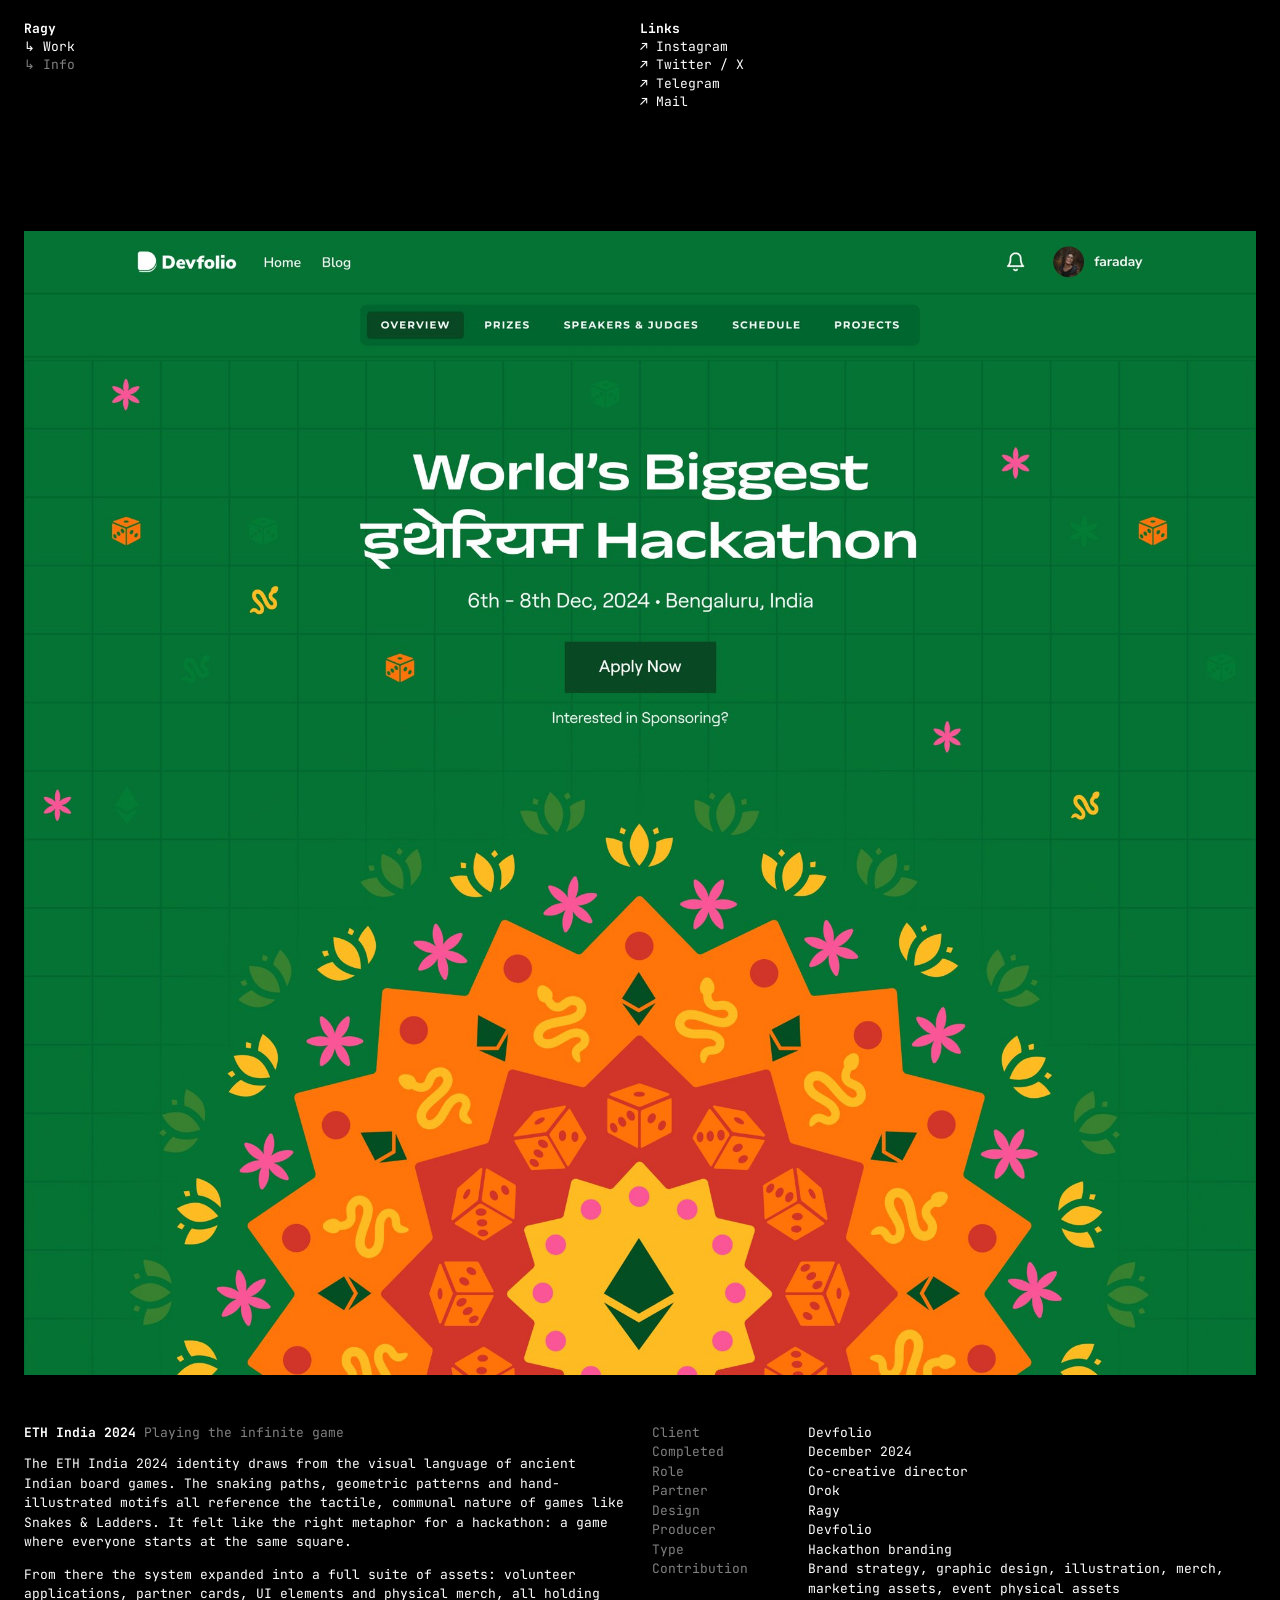
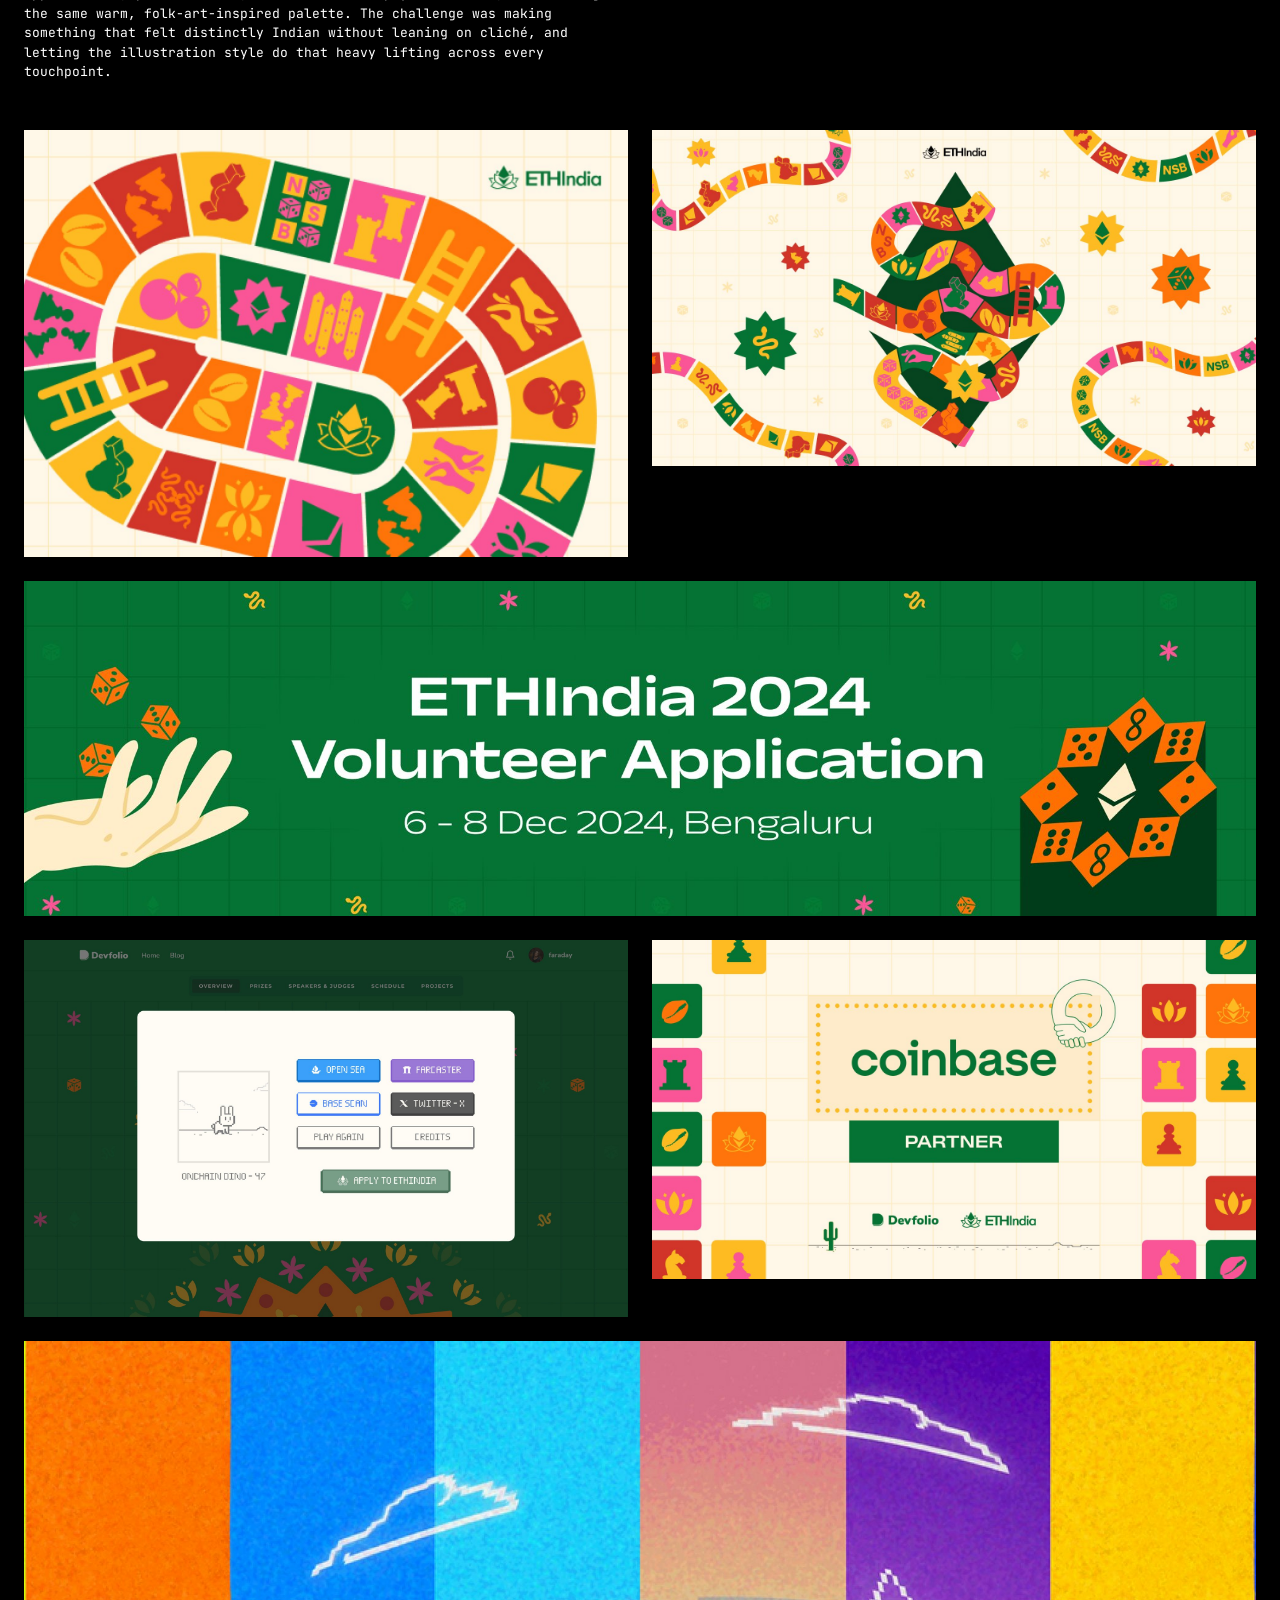
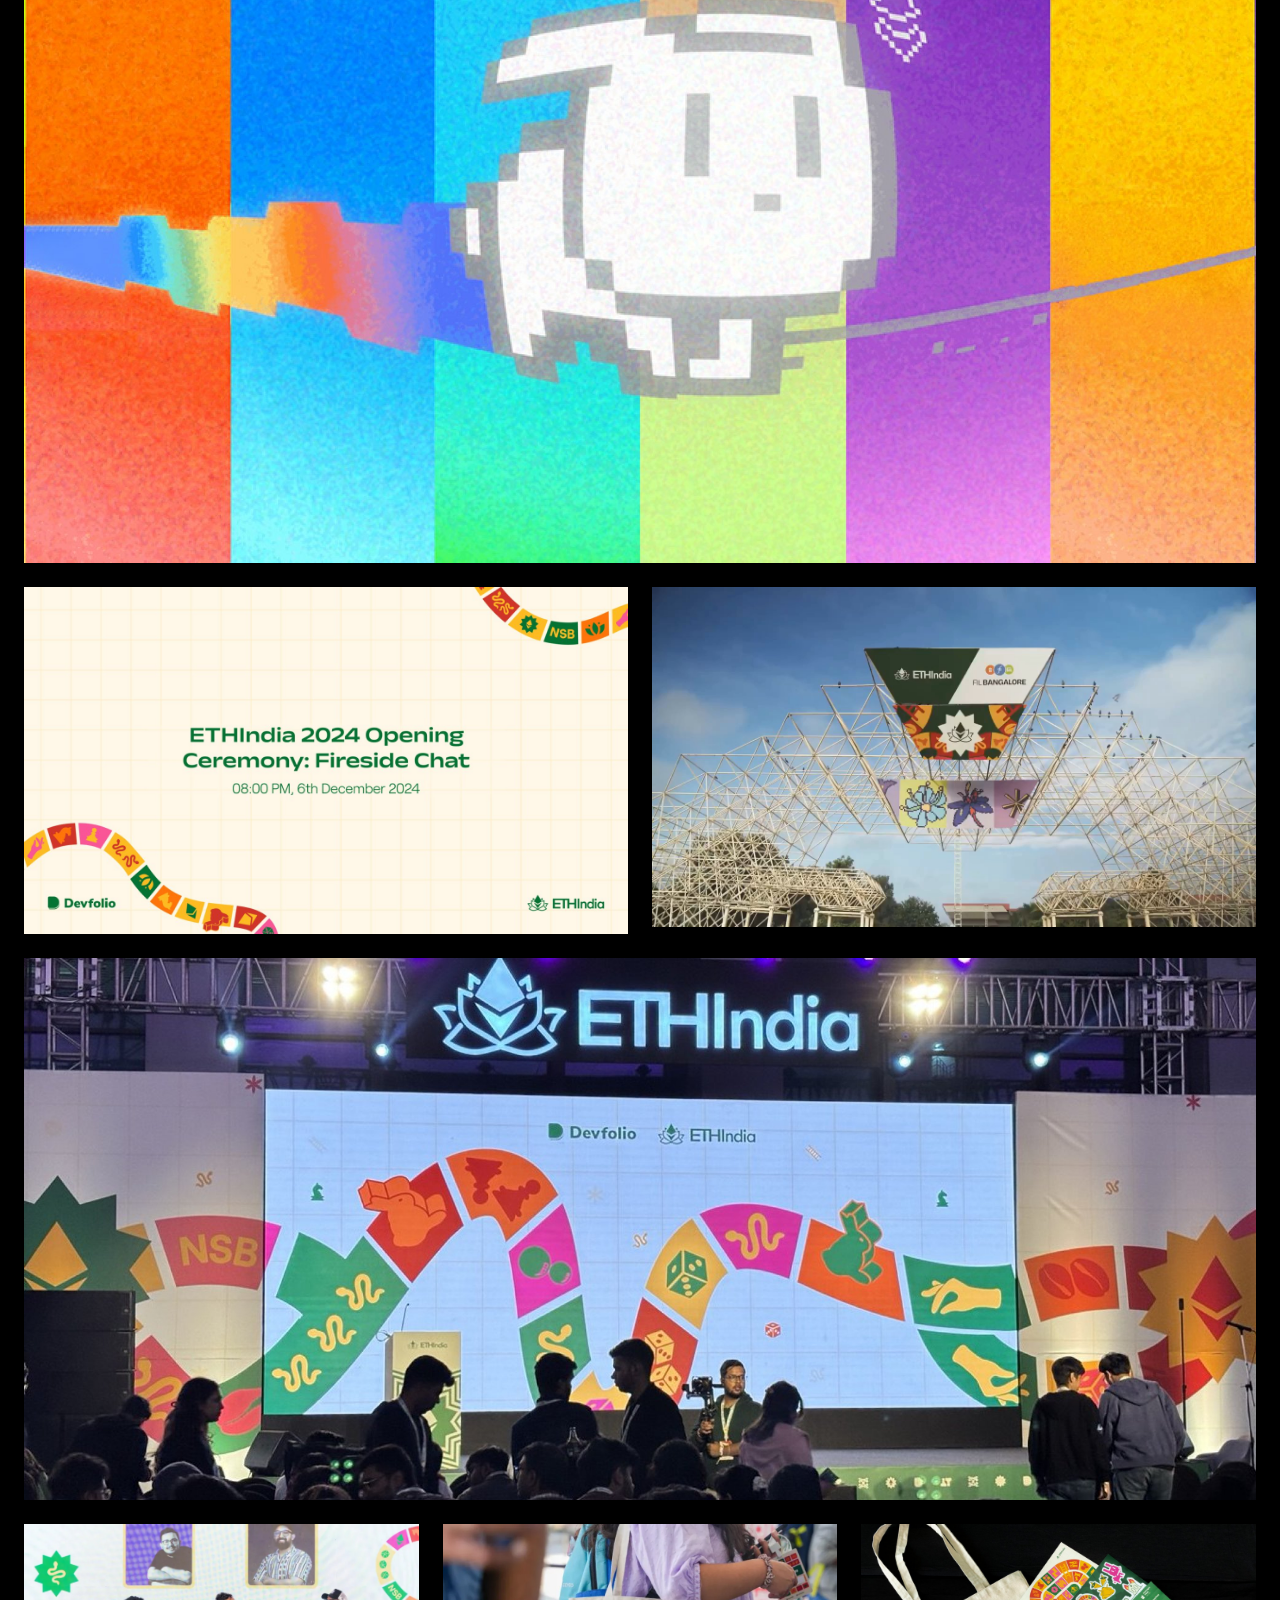
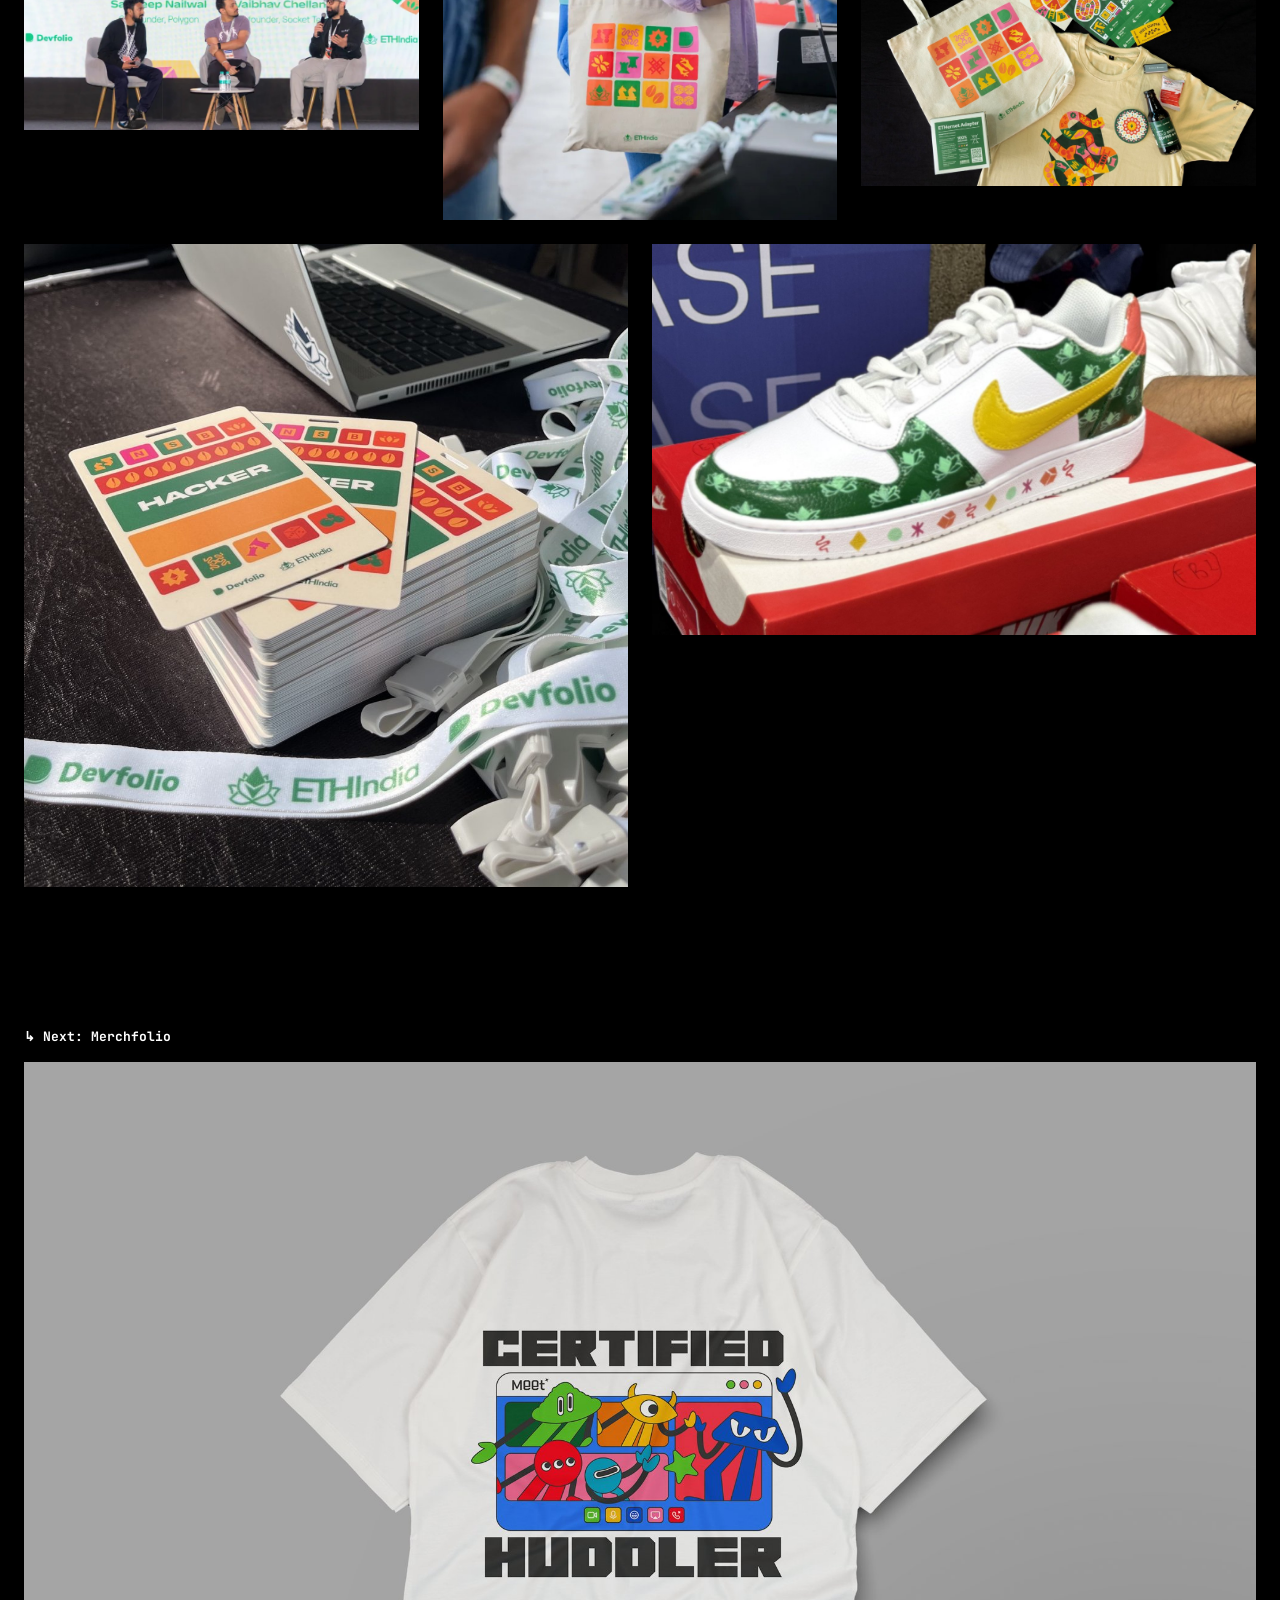
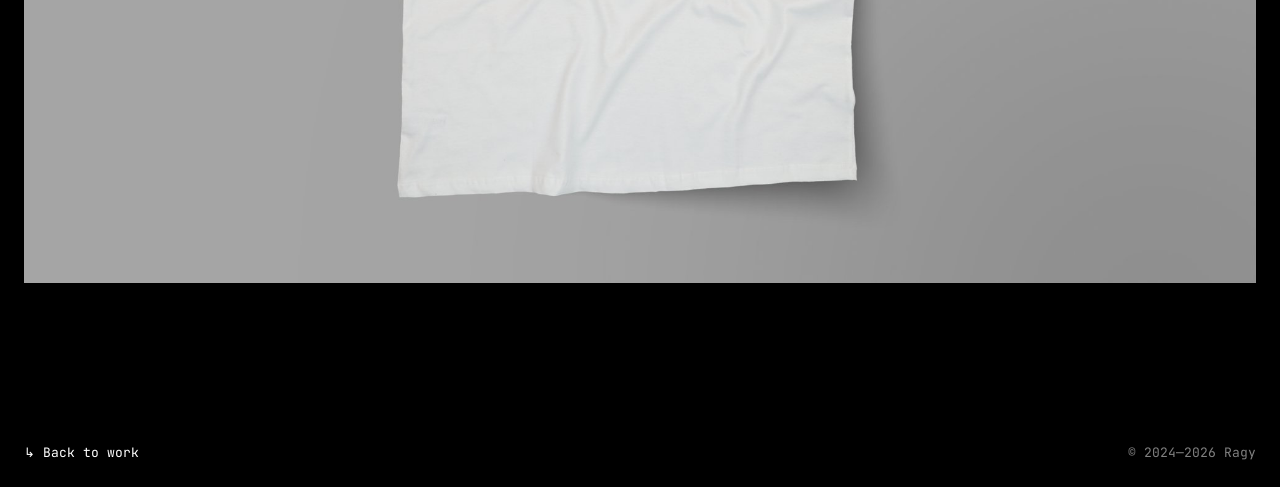
<file: eth-india-2024/index.html>
<!doctype html>
<html lang="en">
<head>
<meta charset="utf-8">
<meta name="viewport" content="width=device-width, initial-scale=1">
<title>ETH India 2024 — Ragy</title>
<meta name="description" content="Identity for Devfolio&#x27;s hackathon, drawn from ancient Indian board games.">
<link rel="preconnect" href="https://fonts.googleapis.com">
<link rel="preconnect" href="https://fonts.gstatic.com" crossorigin>
<link href="https://fonts.googleapis.com/css2?family=JetBrains+Mono:wght@400;700&display=swap" rel="stylesheet">
<link rel="stylesheet" href="/style.css">
</head>
<body>
<nav>
  <ul>
    <li><b><a href="/">Ragy</a></b></li>
    <li><a href="/" class="on">↳ Work</a></li>
    <li><a href="/info/" class="off">↳ Info</a></li>
  </ul>
  <ul>
    <li><b>Links</b></li>
    <li><a href="https://instagram.com/raginayy" target=_blank rel=noopener>↗ Instagram</a></li><li><a href="https://x.com/raginayyy" target=_blank rel=noopener>↗ Twitter / X</a></li><li><a href="https://t.me/raginay" target=_blank rel=noopener>↗ Telegram</a></li><li><a href="mailto:raginayyy@gmail.com">↗ Mail</a></li>
  </ul>
</nav>
<main>
<div class="blocks" id="top">
<img src="/img/ethindia-4.jpg" width="2000" height="1857" alt="ETH India 2024">
<div class="head"><div class="t"><b>ETH India 2024</b> <span style="color:var(--mute)">Playing the infinite game</span><p>The ETH India 2024 identity draws from the visual language of ancient Indian board games. The snaking paths, geometric patterns and hand-illustrated motifs all reference the tactile, communal nature of games like Snakes &amp; Ladders. It felt like the right metaphor for a hackathon: a game where everyone starts at the same square.</p><p>From there the system expanded into a full suite of assets: volunteer applications, partner cards, UI elements and physical merch, all holding the same warm, folk-art-inspired palette. The challenge was making something that felt distinctly Indian without leaning on cliché, and letting the illustration style do that heavy lifting across every touchpoint.</p></div><ul class="meta"><li><span>Client</span><span>Devfolio</span></li><li><span>Completed</span><span>December 2024</span></li><li><span>Role</span><span>Co-creative director</span></li><li><span>Partner</span><span>Orok</span></li><li><span>Design</span><span>Ragy</span></li><li><span>Producer</span><span>Devfolio</span></li><li><span>Type</span><span>Hackathon branding</span></li><li><span>Contribution</span><span>Brand strategy, graphic design, illustration, merch, marketing assets, event physical assets</span></li></ul></div>
<div class="row c2"><img src="/img/ethindia-5.jpg" width="1398" height="988" alt="" loading=lazy style="--ar:1398/988"><img src="/img/ethindia-6.jpg" width="1522" height="846" alt="" loading=lazy style="--ar:1522/846"></div>
<img src="/img/ethindia-7.jpg" width="2000" height="544" alt="ETH India 2024" loading=lazy>
<div class="row c2"><img src="/img/ethindia-8.jpg" width="2000" height="1250" alt="" loading=lazy style="--ar:2000/1250"><img src="/img/ethindia-9.jpg" width="1598" height="898" alt="" loading=lazy style="--ar:1598/898"></div>
<img src="/img/ethindia-10.jpg" width="2000" height="1334" alt="ETH India 2024" loading=lazy>
<div class="row c2"><img src="/img/ethindia-3.jpg" width="1400" height="804" alt="" loading=lazy style="--ar:1400/804"><img src="/img/ethindia-11.jpg" width="1280" height="720" alt="" loading=lazy style="--ar:1280/720"></div>
<img src="/img/ethindia-hero.jpg" width="2000" height="880" alt="ETH India 2024" loading=lazy>
<div class="row c3"><img src="/img/ethindia-12.jpg" width="1772" height="926" alt="" loading=lazy style="--ar:1772/926"><img src="/img/ethindia-13.jpg" width="1012" height="760" alt="" loading=lazy style="--ar:1012/760"><img src="/img/ethindia-14.jpg" width="2000" height="1330" alt="" loading=lazy style="--ar:2000/1330"></div>
<div class="row c2"><img src="/img/ethindia-1.jpg" width="1012" height="1076" alt="" loading=lazy style="--ar:1012/1076"><img src="/img/ethindia-2.jpg" width="1400" height="906" alt="" loading=lazy style="--ar:1400/906"></div>
</div>
<div class="next"><a href="/merchfolio/"><b>↳ Next: Merchfolio</b><img src="/img/merch-hero.jpg" width="2000" height="1333" alt="Merchfolio" loading=lazy></a></div>
</main>
<footer>
  <a href="/">↳ Back to work</a>
  <span>© 2024—2026 Ragy</span>
</footer>
</body>
</html>
</file>
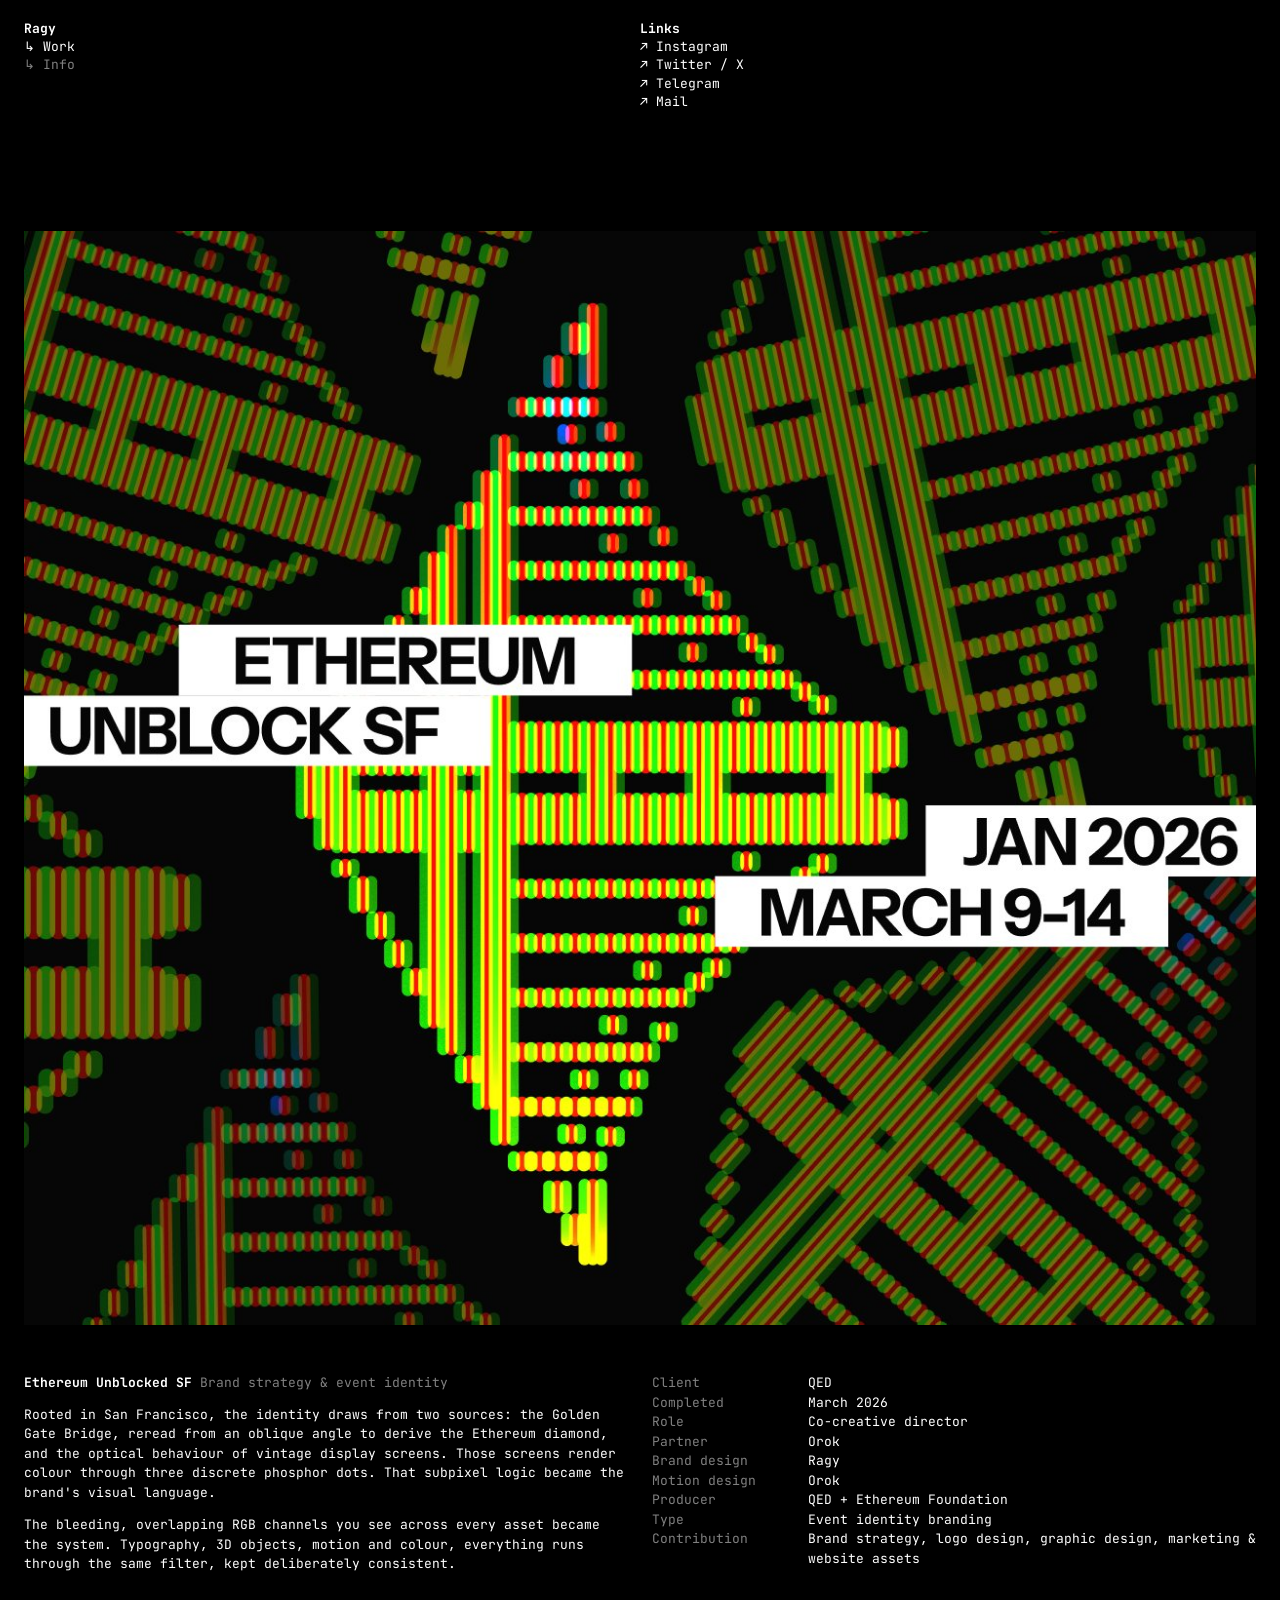
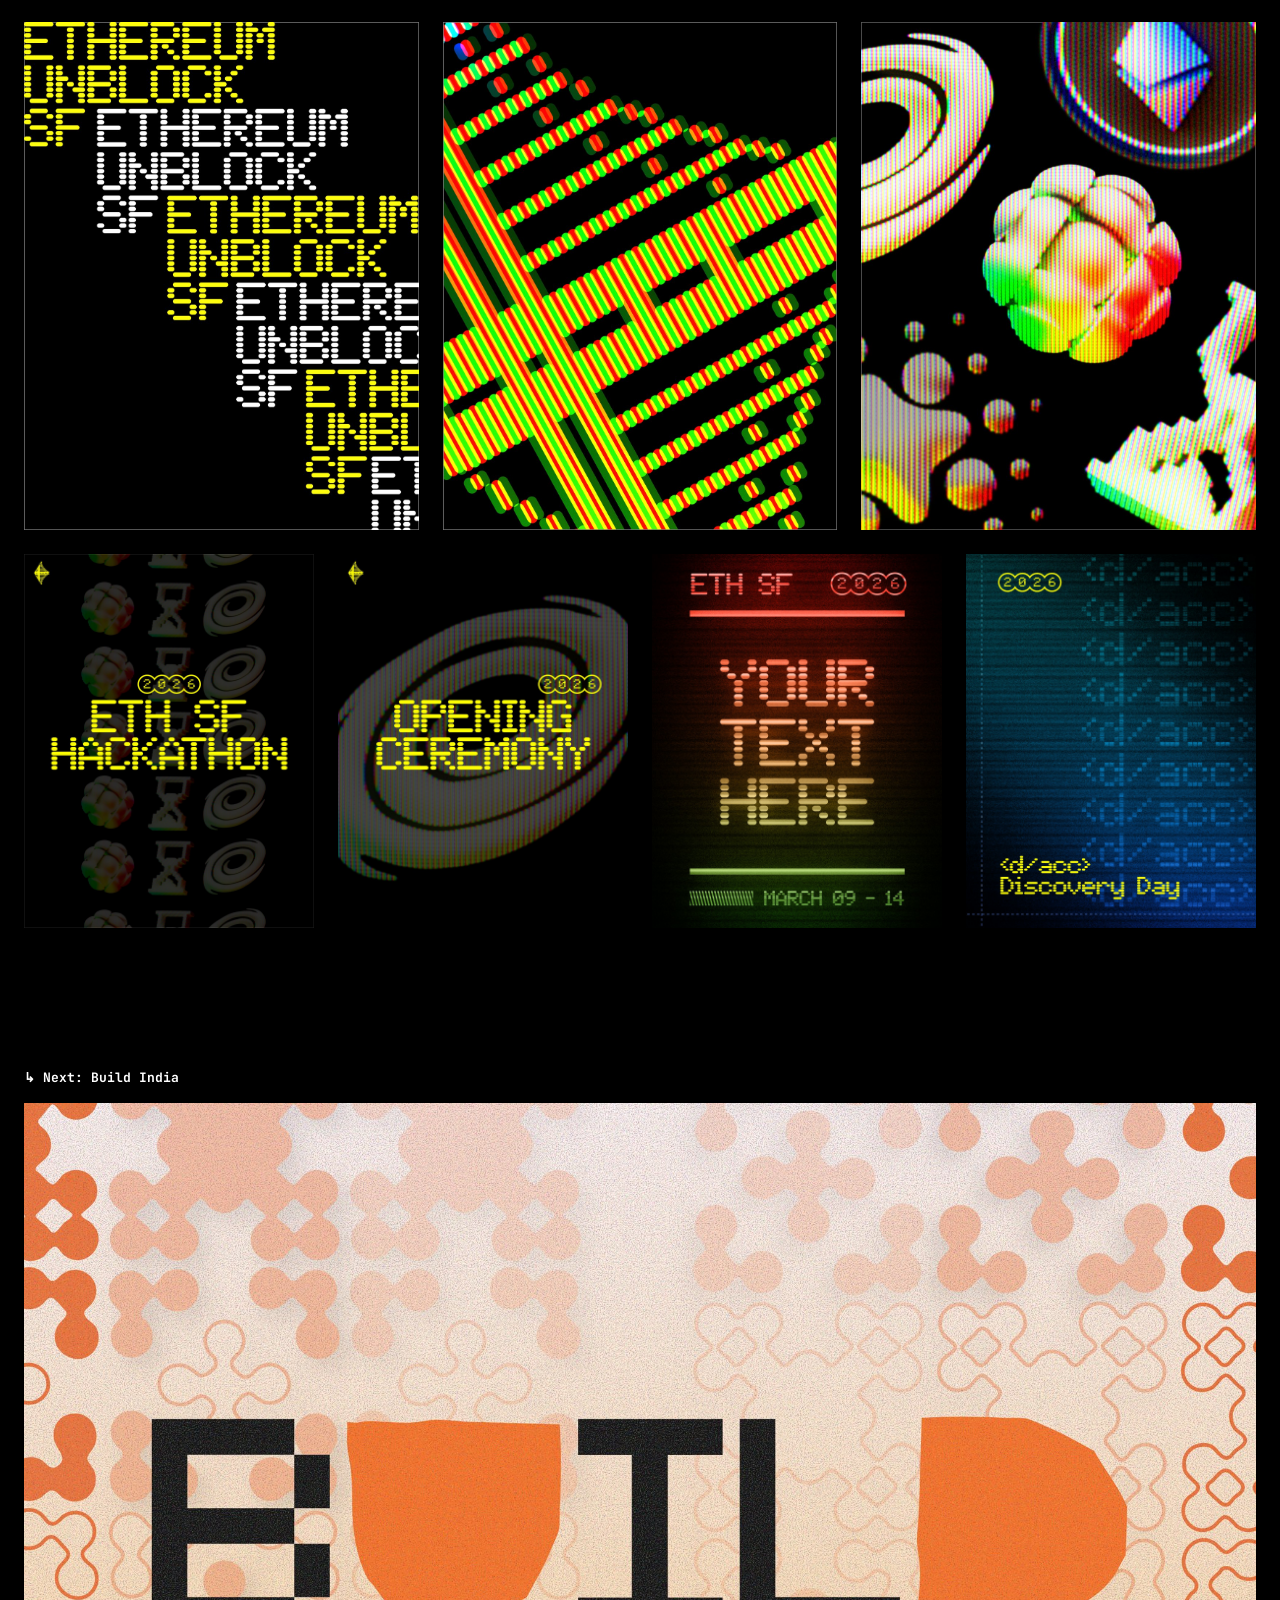
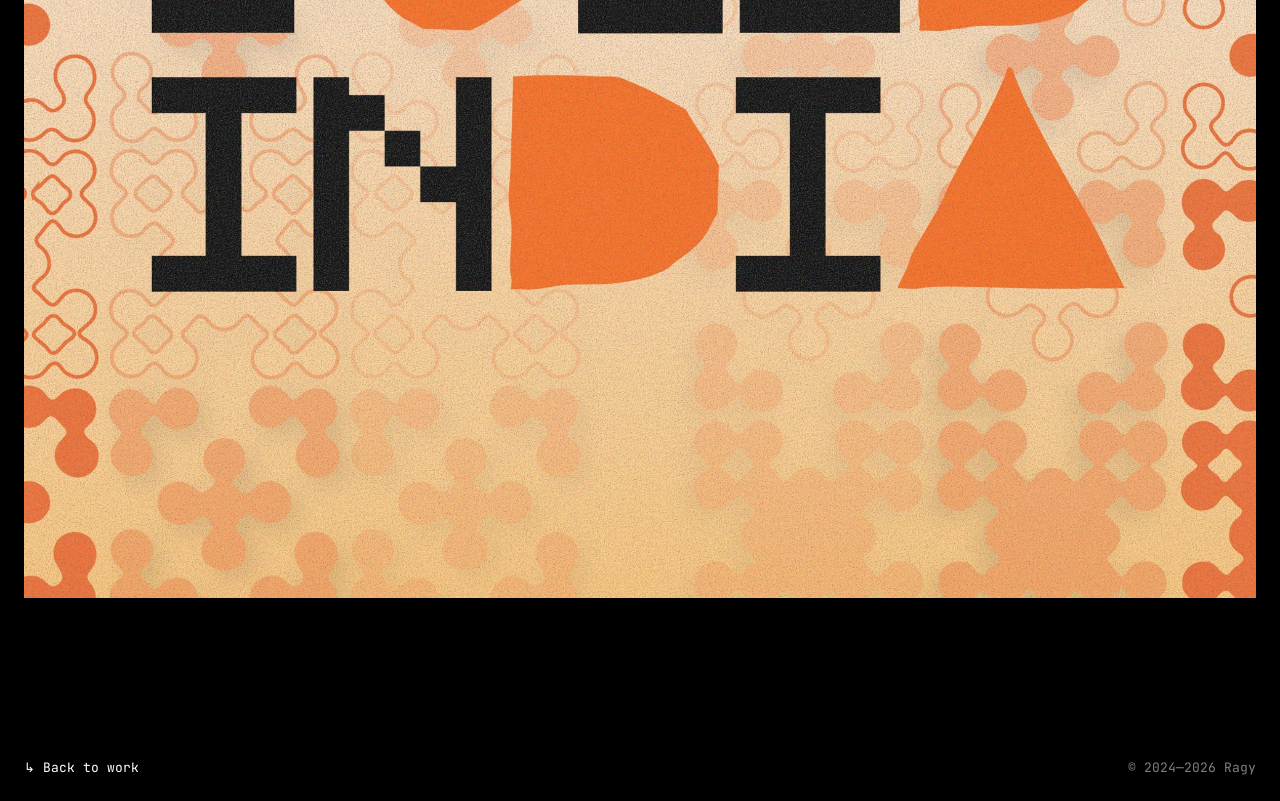
<file: ethereum-unblocked-sf/index.html>
<!doctype html>
<html lang="en">
<head>
<meta charset="utf-8">
<meta name="viewport" content="width=device-width, initial-scale=1">
<title>Ethereum Unblocked SF — Ragy</title>
<meta name="description" content="Event identity for Ethereum Unblocked SF, with Orok for QED and the Ethereum Foundation.">
<link rel="preconnect" href="https://fonts.googleapis.com">
<link rel="preconnect" href="https://fonts.gstatic.com" crossorigin>
<link href="https://fonts.googleapis.com/css2?family=JetBrains+Mono:wght@400;700&display=swap" rel="stylesheet">
<link rel="stylesheet" href="/style.css">
</head>
<body>
<nav>
  <ul>
    <li><b><a href="/">Ragy</a></b></li>
    <li><a href="/" class="on">↳ Work</a></li>
    <li><a href="/info/" class="off">↳ Info</a></li>
  </ul>
  <ul>
    <li><b>Links</b></li>
    <li><a href="https://instagram.com/raginayy" target=_blank rel=noopener>↗ Instagram</a></li><li><a href="https://x.com/raginayyy" target=_blank rel=noopener>↗ Twitter / X</a></li><li><a href="https://t.me/raginay" target=_blank rel=noopener>↗ Telegram</a></li><li><a href="mailto:raginayyy@gmail.com">↗ Mail</a></li>
  </ul>
</nav>
<main>
<div class="blocks" id="top">
<img src="/img/unblocked-hero.jpg" width="1263" height="1122" alt="Ethereum Unblocked SF">
<div class="head"><div class="t"><b>Ethereum Unblocked SF</b> <span style="color:var(--mute)">Brand strategy &amp; event identity</span><p>Rooted in San Francisco, the identity draws from two sources: the Golden Gate Bridge, reread from an oblique angle to derive the Ethereum diamond, and the optical behaviour of vintage display screens. Those screens render colour through three discrete phosphor dots. That subpixel logic became the brand&#x27;s visual language.</p><p>The bleeding, overlapping RGB channels you see across every asset became the system. Typography, 3D objects, motion and colour, everything runs through the same filter, kept deliberately consistent.</p></div><ul class="meta"><li><span>Client</span><span>QED</span></li><li><span>Completed</span><span>March 2026</span></li><li><span>Role</span><span>Co-creative director</span></li><li><span>Partner</span><span>Orok</span></li><li><span>Brand design</span><span>Ragy</span></li><li><span>Motion design</span><span>Orok</span></li><li><span>Producer</span><span>QED + Ethereum Foundation</span></li><li><span>Type</span><span>Event identity branding</span></li><li><span>Contribution</span><span>Brand strategy, logo design, graphic design, marketing &amp; website assets</span></li></ul></div>
<div class="row c3"><img src="/img/unblocked-1.jpg" width="1087" height="1400" alt="" loading=lazy style="--ar:1087/1400"><img src="/img/unblocked-2.jpg" width="1087" height="1400" alt="" loading=lazy style="--ar:1087/1400"><img src="/img/unblocked-3.jpg" width="1087" height="1400" alt="" loading=lazy style="--ar:1087/1400"></div>
<div class="row c4"><img src="/img/unblocked-4.jpg" width="1180" height="1520" alt="" loading=lazy style="--ar:1180/1520"><img src="/img/unblocked-5.jpg" width="1180" height="1520" alt="" loading=lazy style="--ar:1180/1520"><img src="/img/unblocked-6.jpg" width="1180" height="1520" alt="" loading=lazy style="--ar:1180/1520"><img src="/img/unblocked-7.jpg" width="1180" height="1520" alt="" loading=lazy style="--ar:1180/1520"></div>
</div>
<div class="next"><a href="/build-india/"><b>↳ Next: Build India</b><img src="/img/buildindia-hero.jpg" width="2000" height="1777" alt="Build India" loading=lazy></a></div>
</main>
<footer>
  <a href="/">↳ Back to work</a>
  <span>© 2024—2026 Ragy</span>
</footer>
</body>
</html>
</file>
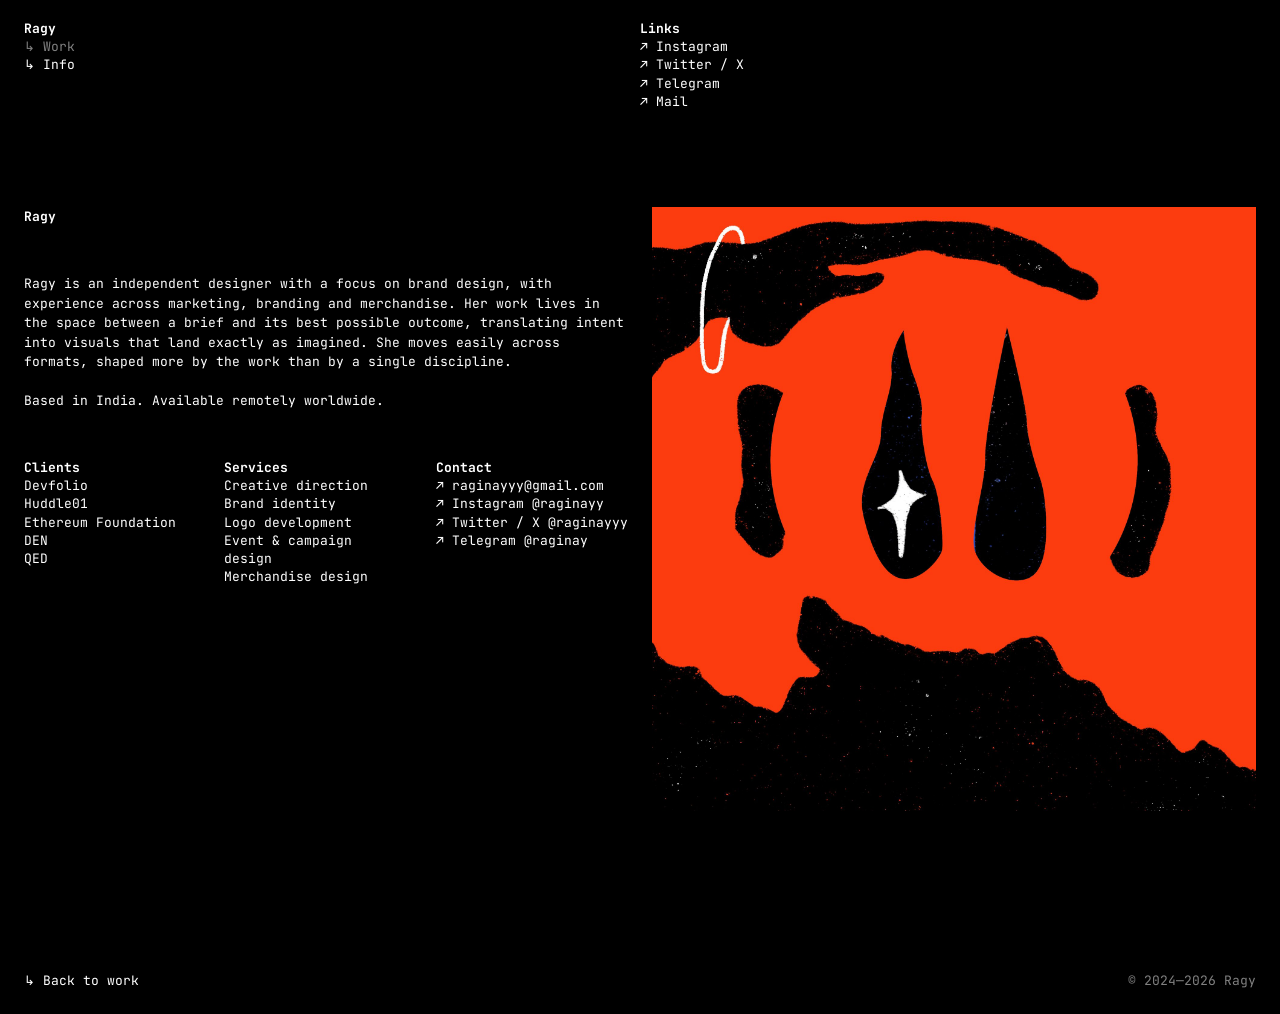
<file: info/index.html>
<!doctype html>
<html lang="en">
<head>
<meta charset="utf-8">
<meta name="viewport" content="width=device-width, initial-scale=1">
<title>Info — Ragy</title>
<meta name="description" content="About Ragy: independent brand designer based in India, available remotely worldwide.">
<link rel="preconnect" href="https://fonts.googleapis.com">
<link rel="preconnect" href="https://fonts.gstatic.com" crossorigin>
<link href="https://fonts.googleapis.com/css2?family=JetBrains+Mono:wght@400;700&display=swap" rel="stylesheet">
<link rel="stylesheet" href="/style.css">
</head>
<body>
<nav>
  <ul>
    <li><b><a href="/">Ragy</a></b></li>
    <li><a href="/" class="off">↳ Work</a></li>
    <li><a href="/info/" class="on">↳ Info</a></li>
  </ul>
  <ul>
    <li><b>Links</b></li>
    <li><a href="https://instagram.com/raginayy" target=_blank rel=noopener>↗ Instagram</a></li><li><a href="https://x.com/raginayyy" target=_blank rel=noopener>↗ Twitter / X</a></li><li><a href="https://t.me/raginay" target=_blank rel=noopener>↗ Telegram</a></li><li><a href="mailto:raginayyy@gmail.com">↗ Mail</a></li>
  </ul>
</nav>
<main>
<div class="cols" id="top">
  <div class="left">
    <b>Ragy</b>
    <div>
      <p>Ragy is an independent designer with a focus on brand design, with experience across marketing, branding and merchandise. Her work lives in the space between a brief and its best possible outcome, translating intent into visuals that land exactly as imagined. She moves easily across formats, shaped more by the work than by a single discipline.</p>
      <p>Based in India. Available remotely worldwide.</p>
    </div>
    <div class="lists">
      <ul><li><b>Clients</b></li><li>Devfolio</li><li>Huddle01</li><li>Ethereum Foundation</li><li>DEN</li><li>QED</li></ul>
      <ul><li><b>Services</b></li><li>Creative direction</li><li>Brand identity</li><li>Logo development</li><li>Event &amp; campaign design</li><li>Merchandise design</li></ul>
      <ul><li><b>Contact</b></li><li><a href="mailto:raginayyy@gmail.com">↗ raginayyy@gmail.com</a></li><li><a href="https://instagram.com/raginayy" target="_blank" rel="noopener">↗ Instagram @raginayy</a></li><li><a href="https://x.com/raginayyy" target="_blank" rel="noopener">↗ Twitter / X @raginayyy</a></li><li><a href="https://t.me/raginay" target="_blank" rel="noopener">↗ Telegram @raginay</a></li></ul>
    </div>
  </div>
  <img src="/img/portrait.jpg" width="2000" height="2000" alt="Ragy" loading=lazy>
</div>
</main>
<footer>
  <a href="/">↳ Back to work</a>
  <span>© 2024—2026 Ragy</span>
</footer>
</body>
</html>
</file>
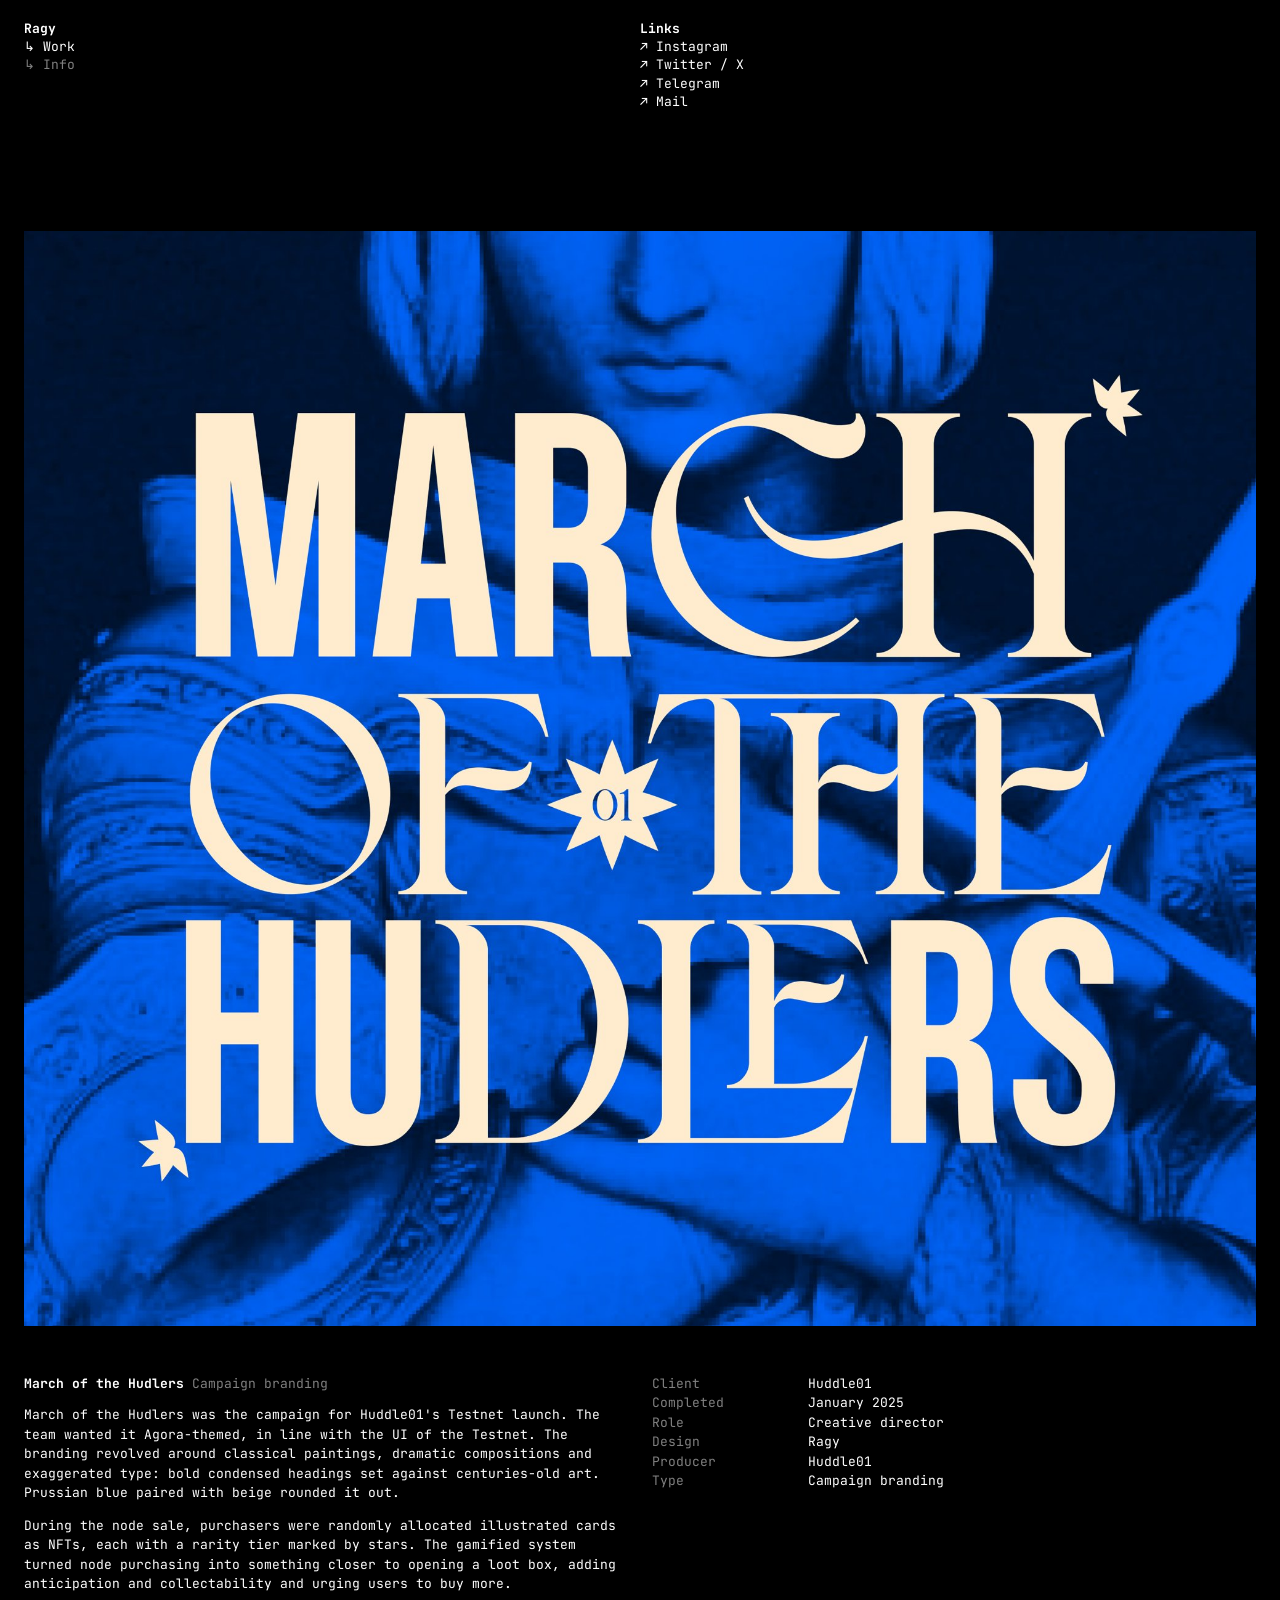
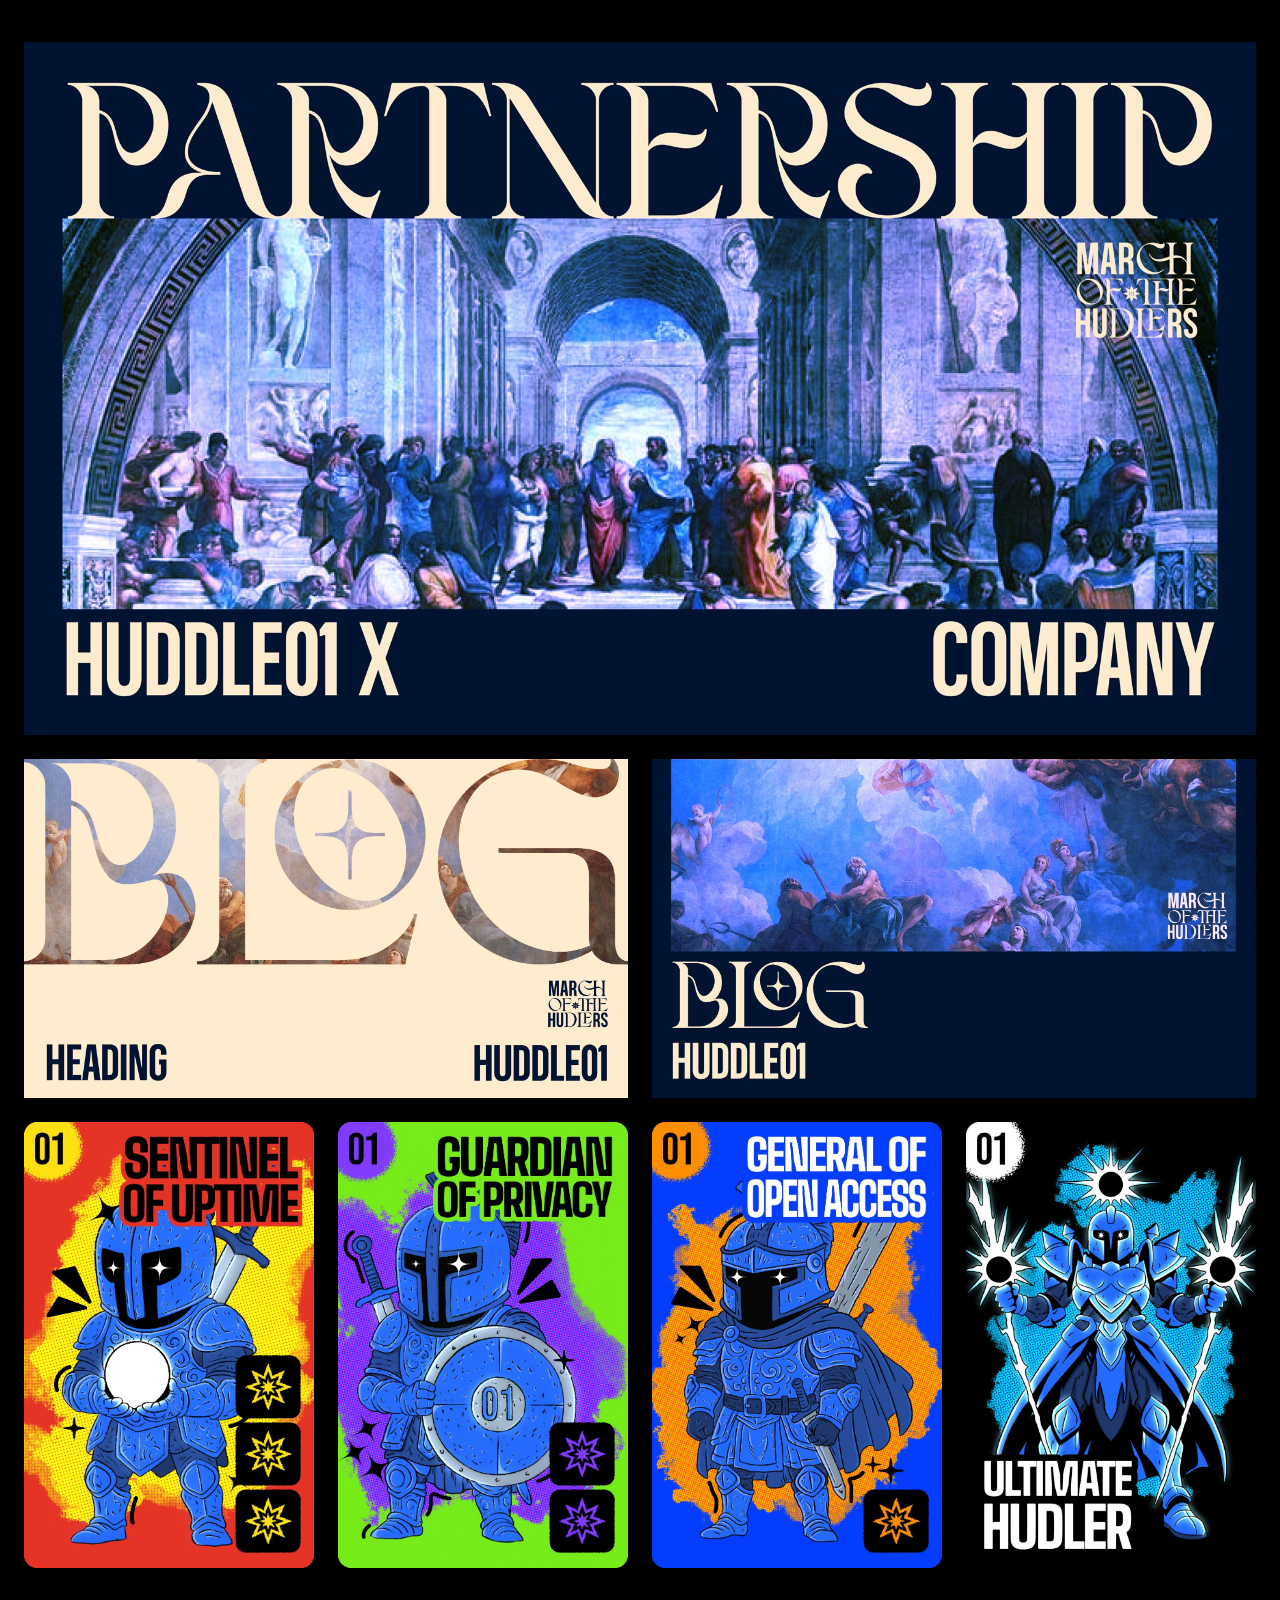
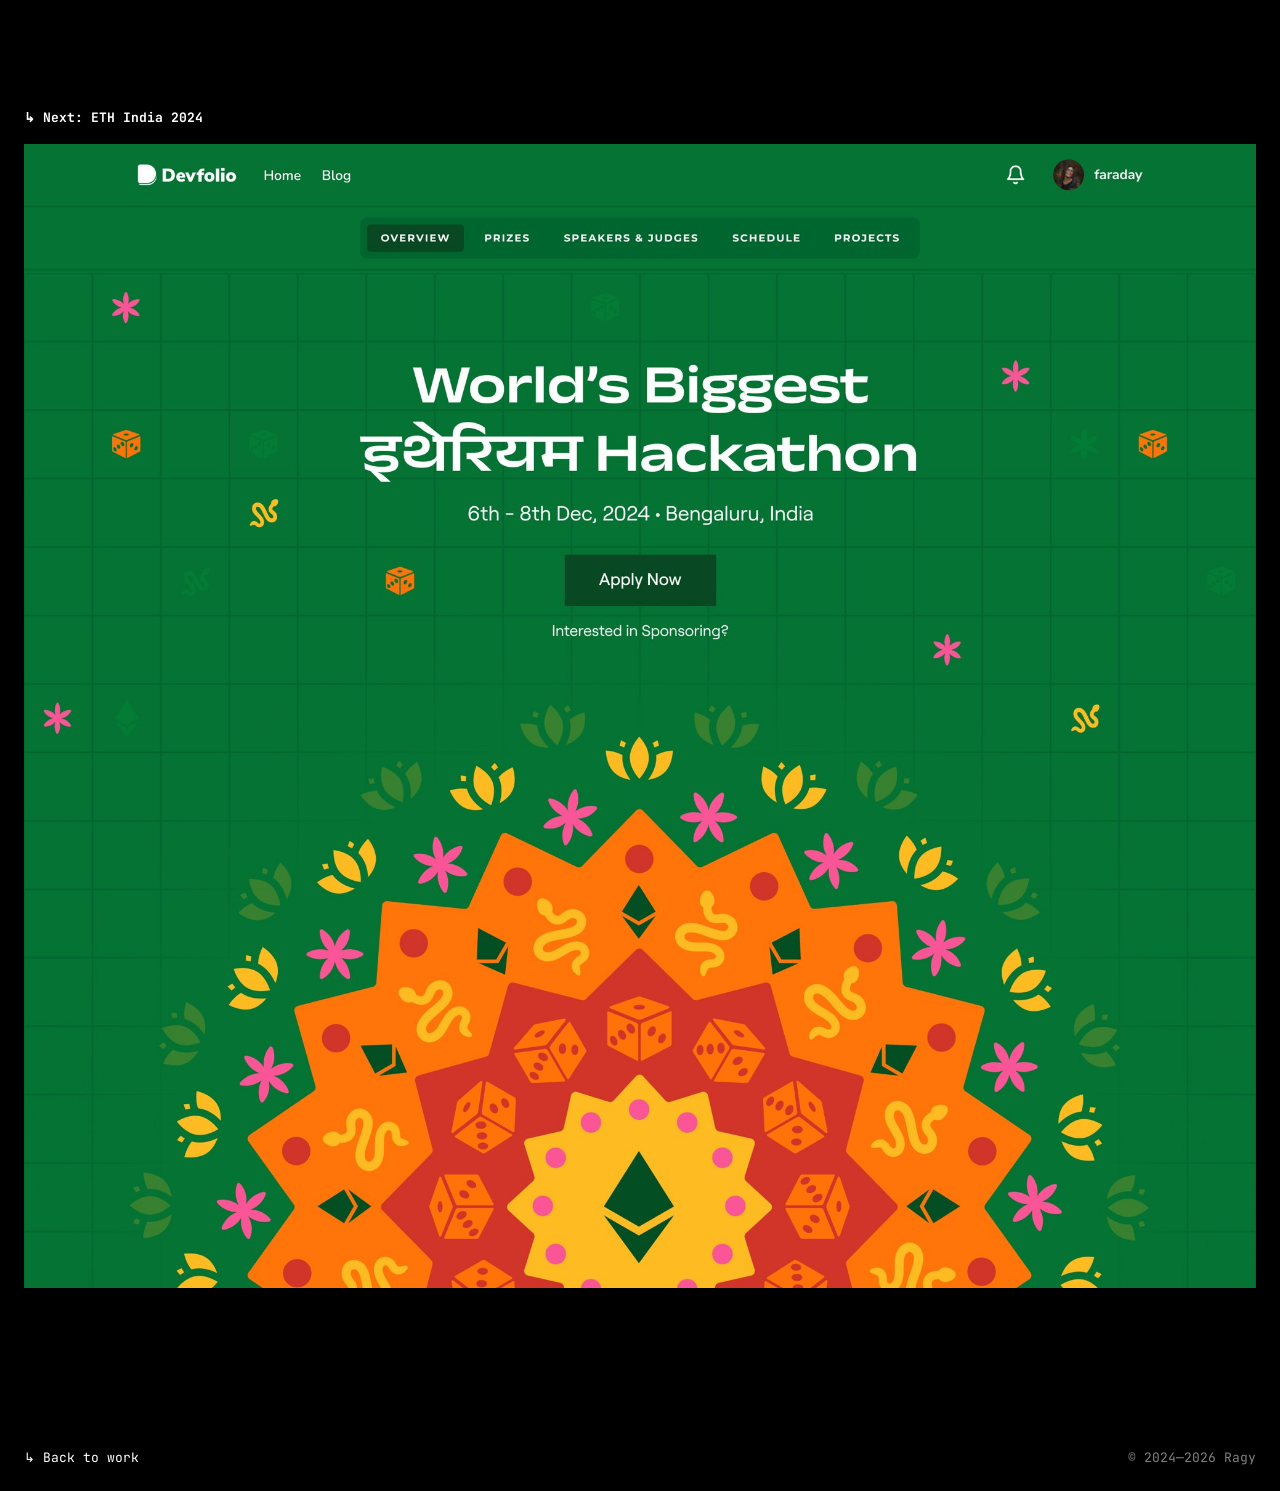
<file: march-of-the-hudlers/index.html>
<!doctype html>
<html lang="en">
<head>
<meta charset="utf-8">
<meta name="viewport" content="width=device-width, initial-scale=1">
<title>March of the Hudlers — Ragy</title>
<meta name="description" content="Campaign for Huddle01&#x27;s Testnet launch, plus illustrated rarity cards for the node sale.">
<link rel="preconnect" href="https://fonts.googleapis.com">
<link rel="preconnect" href="https://fonts.gstatic.com" crossorigin>
<link href="https://fonts.googleapis.com/css2?family=JetBrains+Mono:wght@400;700&display=swap" rel="stylesheet">
<link rel="stylesheet" href="/style.css">
</head>
<body>
<nav>
  <ul>
    <li><b><a href="/">Ragy</a></b></li>
    <li><a href="/" class="on">↳ Work</a></li>
    <li><a href="/info/" class="off">↳ Info</a></li>
  </ul>
  <ul>
    <li><b>Links</b></li>
    <li><a href="https://instagram.com/raginayy" target=_blank rel=noopener>↗ Instagram</a></li><li><a href="https://x.com/raginayyy" target=_blank rel=noopener>↗ Twitter / X</a></li><li><a href="https://t.me/raginay" target=_blank rel=noopener>↗ Telegram</a></li><li><a href="mailto:raginayyy@gmail.com">↗ Mail</a></li>
  </ul>
</nav>
<main>
<div class="blocks" id="top">
<img src="/img/hudlers-hero.jpg" width="2000" height="1777" alt="March of the Hudlers">
<div class="head"><div class="t"><b>March of the Hudlers</b> <span style="color:var(--mute)">Campaign branding</span><p>March of the Hudlers was the campaign for Huddle01&#x27;s Testnet launch. The team wanted it Agora-themed, in line with the UI of the Testnet. The branding revolved around classical paintings, dramatic compositions and exaggerated type: bold condensed headings set against centuries-old art. Prussian blue paired with beige rounded it out.</p><p>During the node sale, purchasers were randomly allocated illustrated cards as NFTs, each with a rarity tier marked by stars. The gamified system turned node purchasing into something closer to opening a loot box, adding anticipation and collectability and urging users to buy more.</p></div><ul class="meta"><li><span>Client</span><span>Huddle01</span></li><li><span>Completed</span><span>January 2025</span></li><li><span>Role</span><span>Creative director</span></li><li><span>Design</span><span>Ragy</span></li><li><span>Producer</span><span>Huddle01</span></li><li><span>Type</span><span>Campaign branding</span></li></ul></div>
<img src="/img/hudlers-5.jpg" width="2000" height="1125" alt="March of the Hudlers" loading=lazy>
<div class="row c2"><img src="/img/hudlers-6.jpg" width="2000" height="1125" alt="" loading=lazy style="--ar:2000/1125"><img src="/img/hudlers-7.jpg" width="2000" height="1125" alt="" loading=lazy style="--ar:2000/1125"></div>
<div class="row c4"><img src="/img/hudlers-1.jpg" width="847" height="1303" alt="" loading=lazy style="--ar:847/1303"><img src="/img/hudlers-2.jpg" width="847" height="1303" alt="" loading=lazy style="--ar:847/1303"><img src="/img/hudlers-3.jpg" width="847" height="1303" alt="" loading=lazy style="--ar:847/1303"><img src="/img/hudlers-4.jpg" width="910" height="1400" alt="" loading=lazy style="--ar:910/1400"></div>
</div>
<div class="next"><a href="/eth-india-2024/"><b>↳ Next: ETH India 2024</b><img src="/img/ethindia-4.jpg" width="2000" height="1857" alt="ETH India 2024" loading=lazy></a></div>
</main>
<footer>
  <a href="/">↳ Back to work</a>
  <span>© 2024—2026 Ragy</span>
</footer>
</body>
</html>
</file>
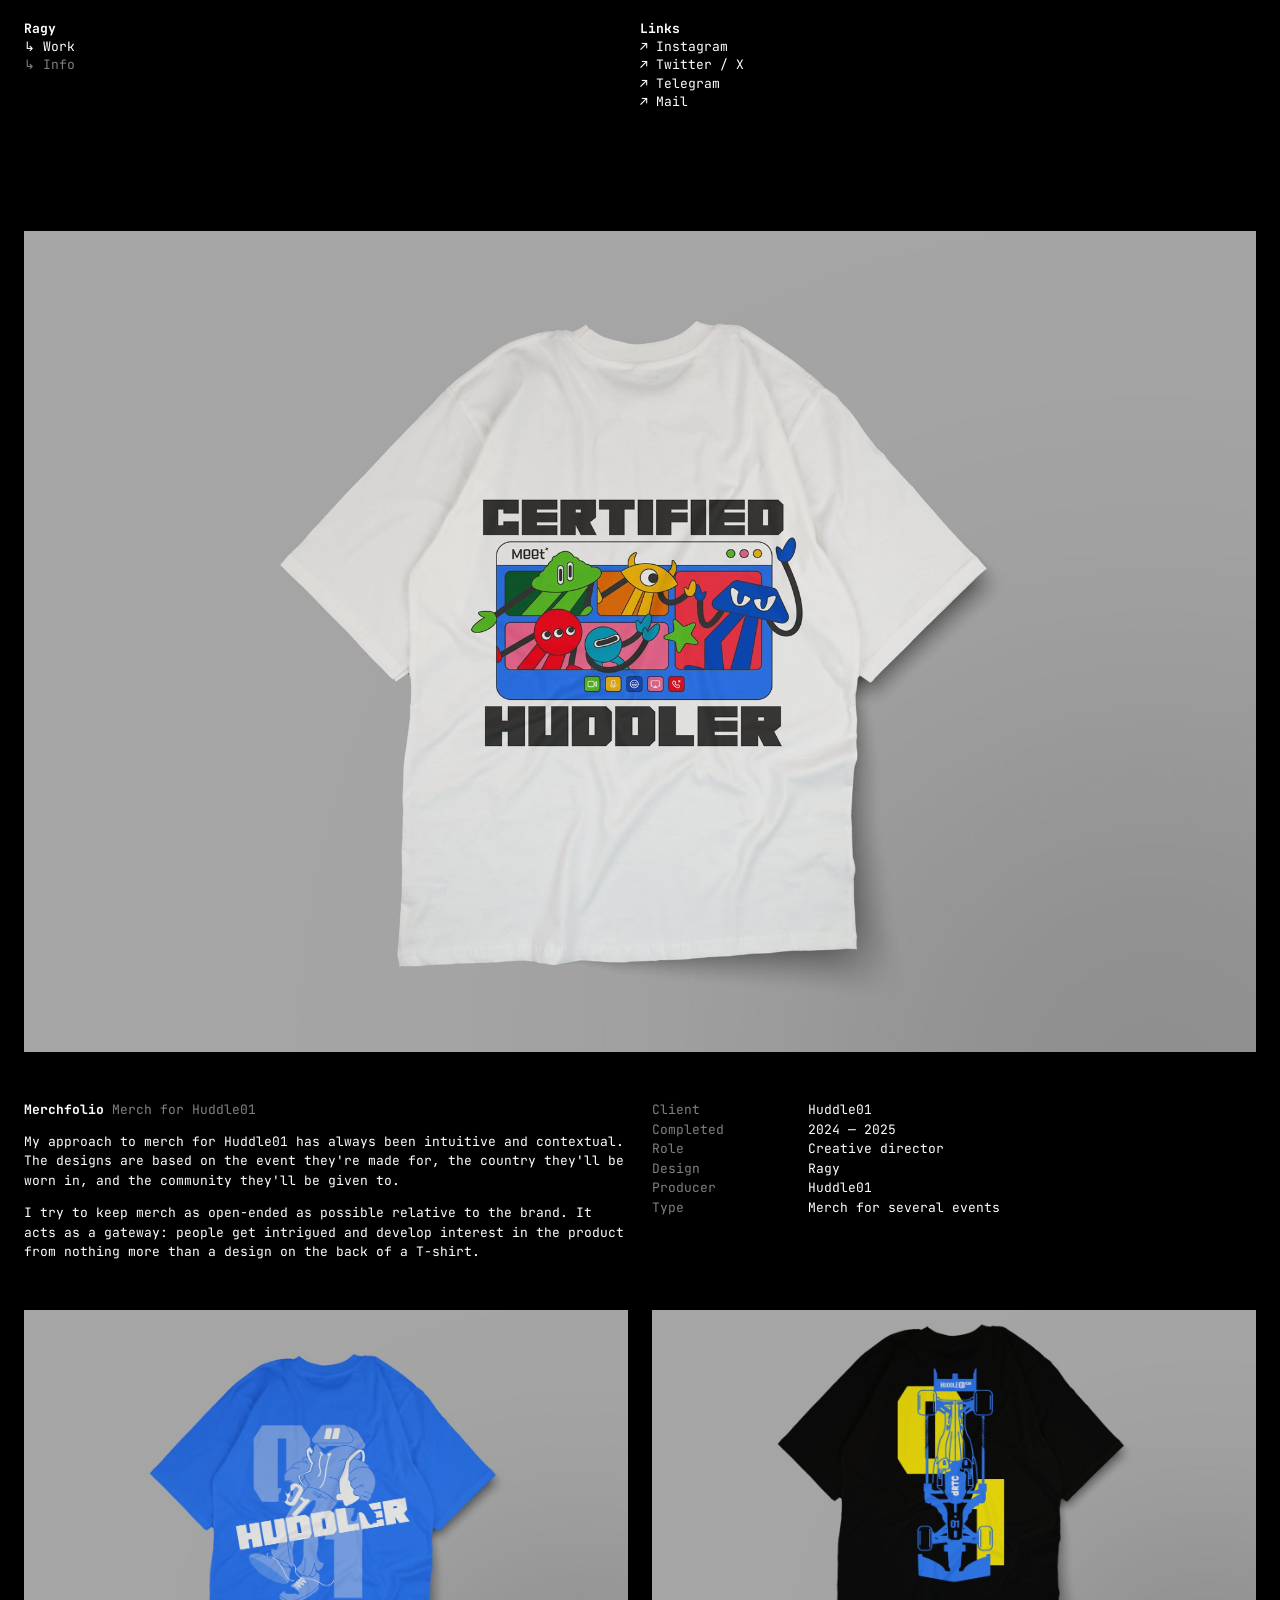
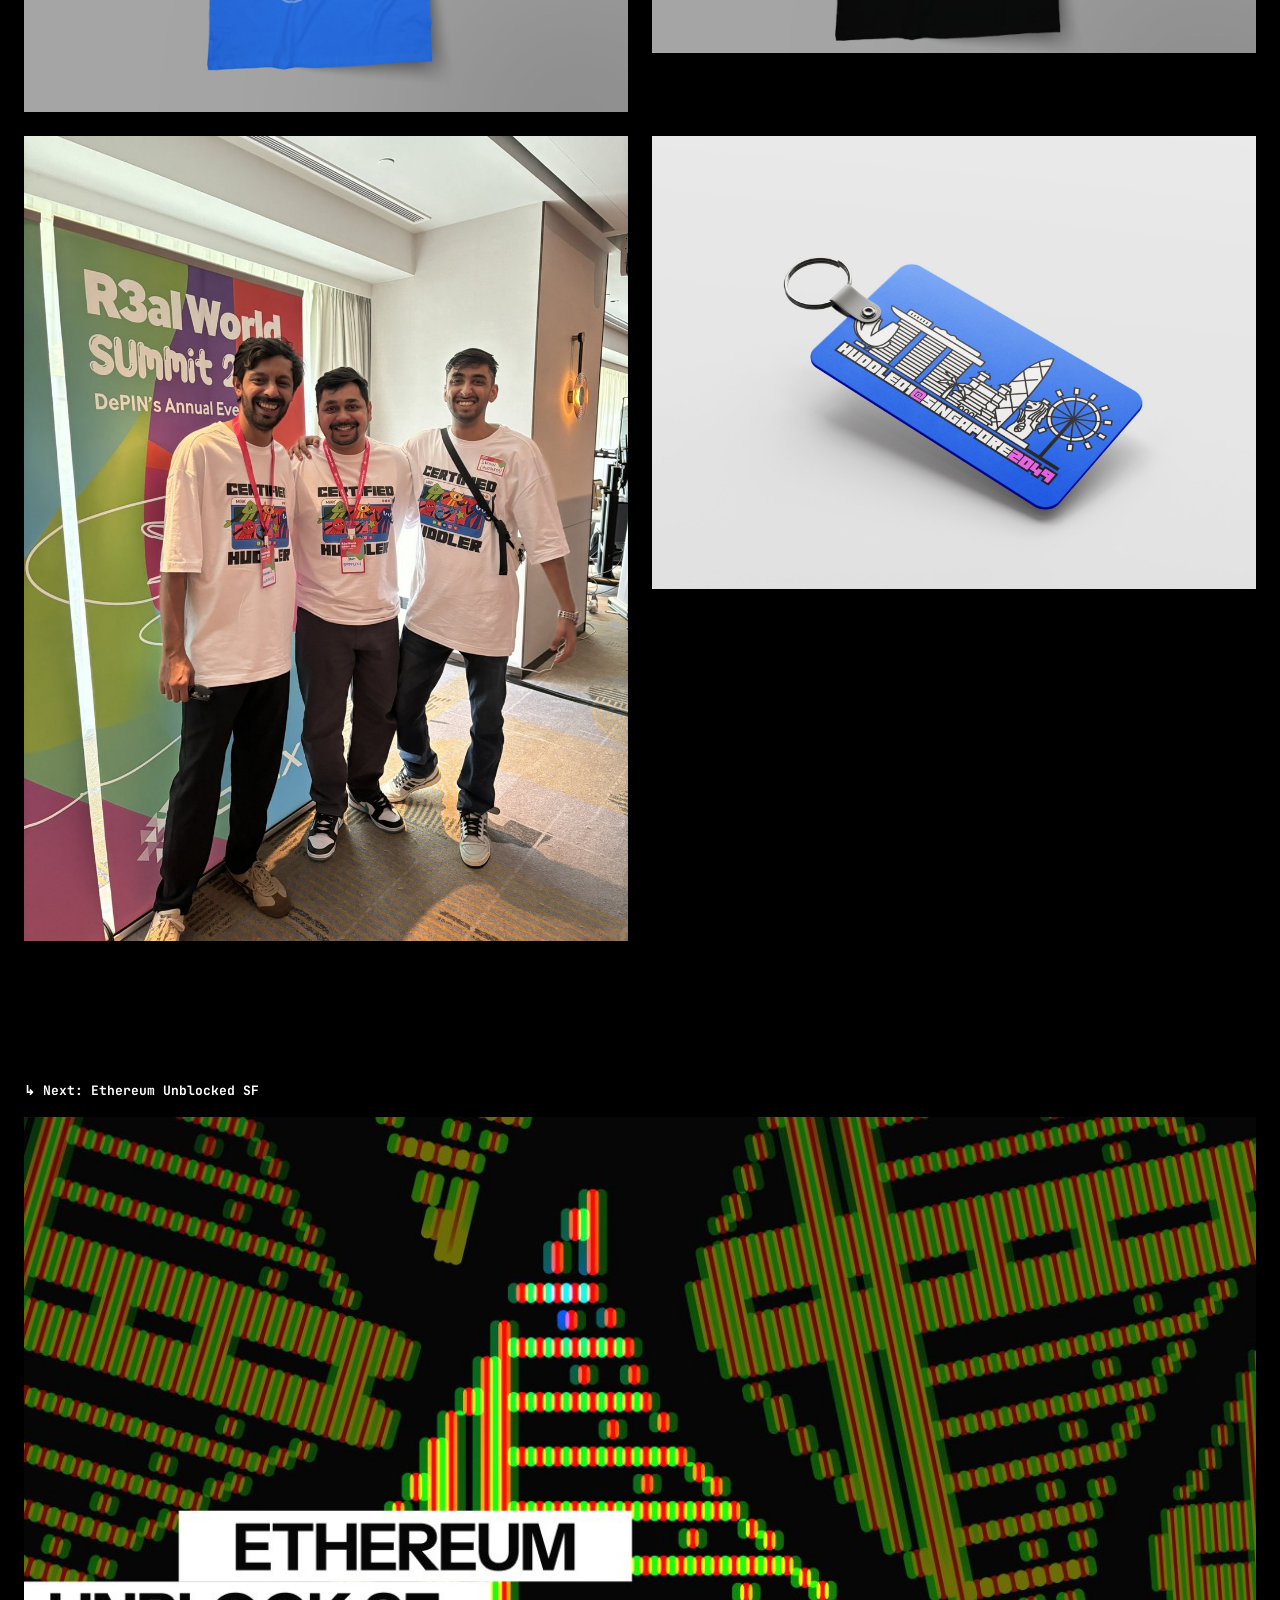
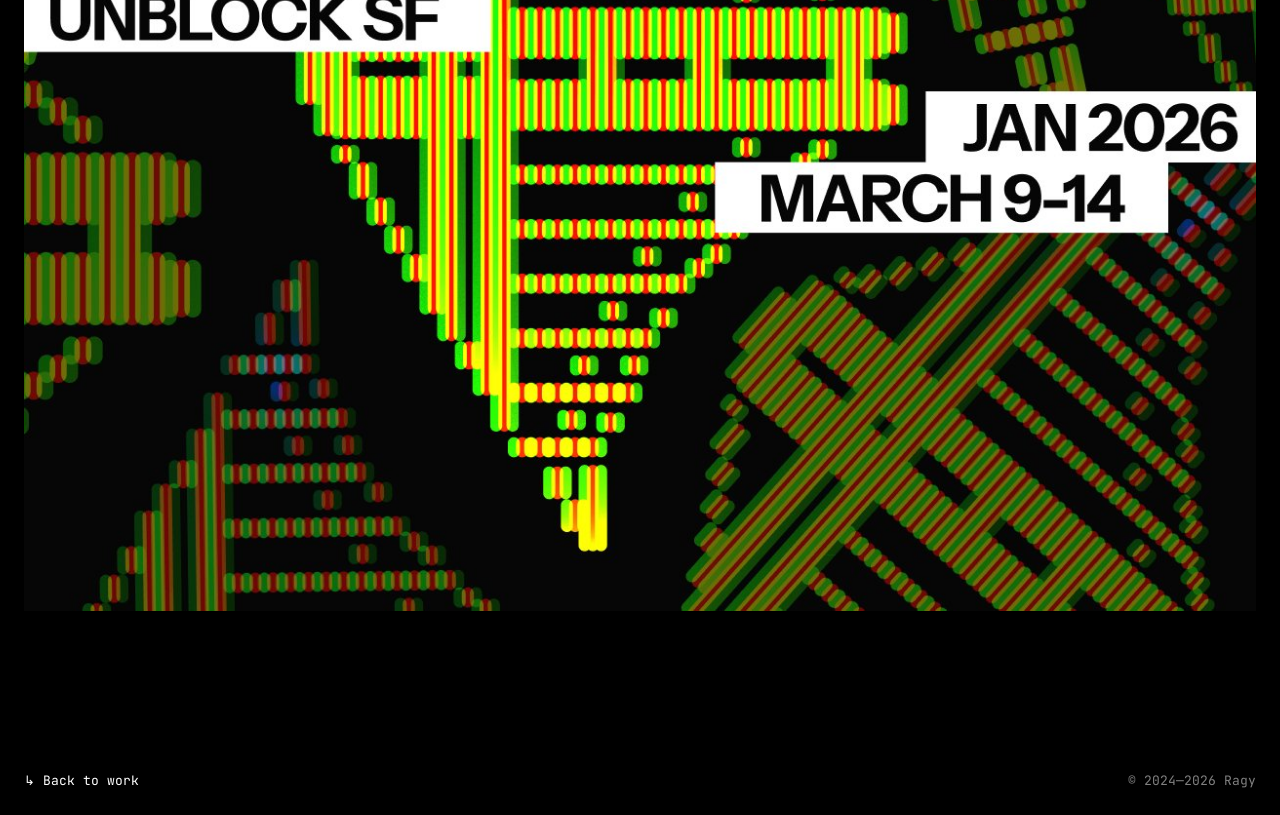
<file: merchfolio/index.html>
<!doctype html>
<html lang="en">
<head>
<meta charset="utf-8">
<meta name="viewport" content="width=device-width, initial-scale=1">
<title>Merchfolio — Ragy</title>
<meta name="description" content="Event merch for Huddle01, designed for the event, the country and the community it was made for.">
<link rel="preconnect" href="https://fonts.googleapis.com">
<link rel="preconnect" href="https://fonts.gstatic.com" crossorigin>
<link href="https://fonts.googleapis.com/css2?family=JetBrains+Mono:wght@400;700&display=swap" rel="stylesheet">
<link rel="stylesheet" href="/style.css">
</head>
<body>
<nav>
  <ul>
    <li><b><a href="/">Ragy</a></b></li>
    <li><a href="/" class="on">↳ Work</a></li>
    <li><a href="/info/" class="off">↳ Info</a></li>
  </ul>
  <ul>
    <li><b>Links</b></li>
    <li><a href="https://instagram.com/raginayy" target=_blank rel=noopener>↗ Instagram</a></li><li><a href="https://x.com/raginayyy" target=_blank rel=noopener>↗ Twitter / X</a></li><li><a href="https://t.me/raginay" target=_blank rel=noopener>↗ Telegram</a></li><li><a href="mailto:raginayyy@gmail.com">↗ Mail</a></li>
  </ul>
</nav>
<main>
<div class="blocks" id="top">
<img src="/img/merch-hero.jpg" width="2000" height="1333" alt="Merchfolio">
<div class="head"><div class="t"><b>Merchfolio</b> <span style="color:var(--mute)">Merch for Huddle01</span><p>My approach to merch for Huddle01 has always been intuitive and contextual. The designs are based on the event they&#x27;re made for, the country they&#x27;ll be worn in, and the community they&#x27;ll be given to.</p><p>I try to keep merch as open-ended as possible relative to the brand. It acts as a gateway: people get intrigued and develop interest in the product from nothing more than a design on the back of a T-shirt.</p></div><ul class="meta"><li><span>Client</span><span>Huddle01</span></li><li><span>Completed</span><span>2024 — 2025</span></li><li><span>Role</span><span>Creative director</span></li><li><span>Design</span><span>Ragy</span></li><li><span>Producer</span><span>Huddle01</span></li><li><span>Type</span><span>Merch for several events</span></li></ul></div>
<div class="row c2"><img src="/img/merch-2.jpg" width="1400" height="933" alt="" loading=lazy style="--ar:1400/933"><img src="/img/merch-3.jpg" width="1400" height="795" alt="" loading=lazy style="--ar:1400/795"></div>
<div class="row c2"><img src="/img/merch-1.jpg" width="1050" height="1400" alt="" loading=lazy style="--ar:1050/1400"><img src="/img/merch-4.jpg" width="2000" height="1500" alt="" loading=lazy style="--ar:2000/1500"></div>
</div>
<div class="next"><a href="/ethereum-unblocked-sf/"><b>↳ Next: Ethereum Unblocked SF</b><img src="/img/unblocked-hero.jpg" width="1263" height="1122" alt="Ethereum Unblocked SF" loading=lazy></a></div>
</main>
<footer>
  <a href="/">↳ Back to work</a>
  <span>© 2024—2026 Ragy</span>
</footer>
</body>
</html>
</file>
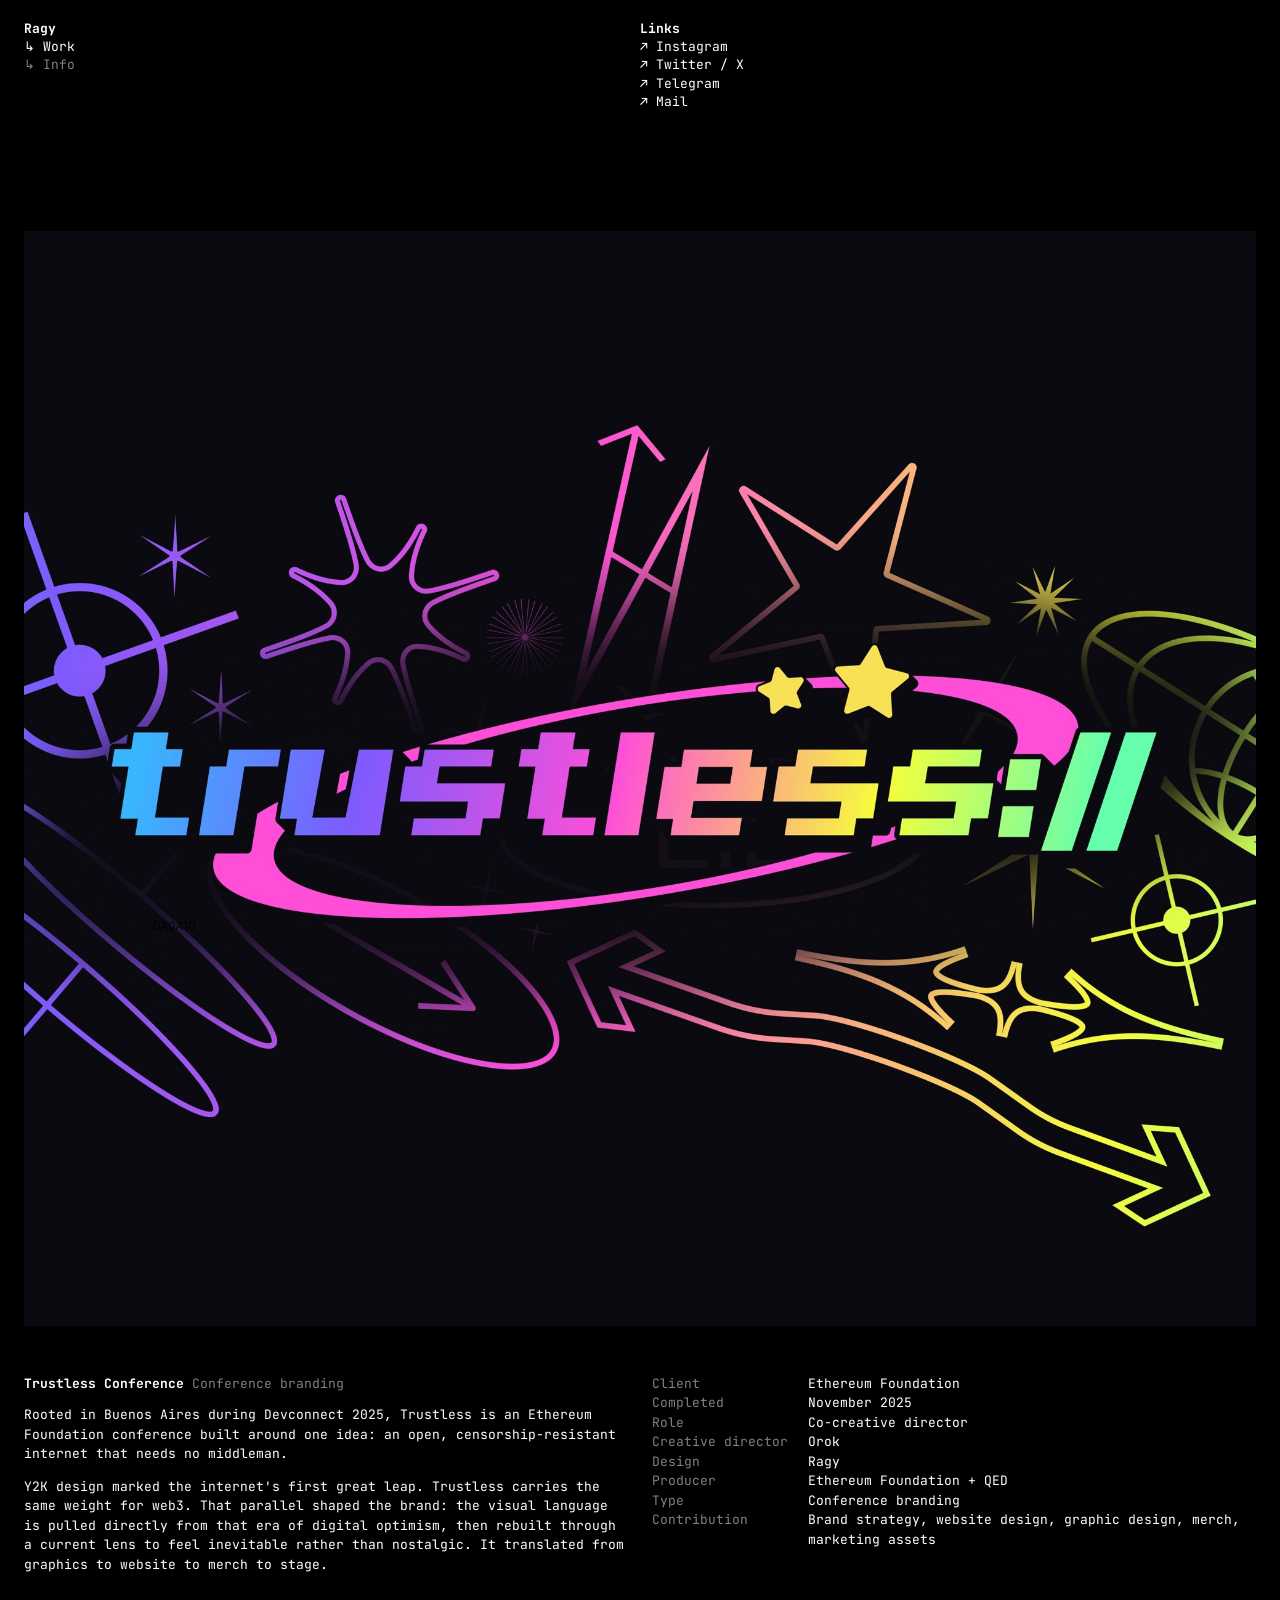
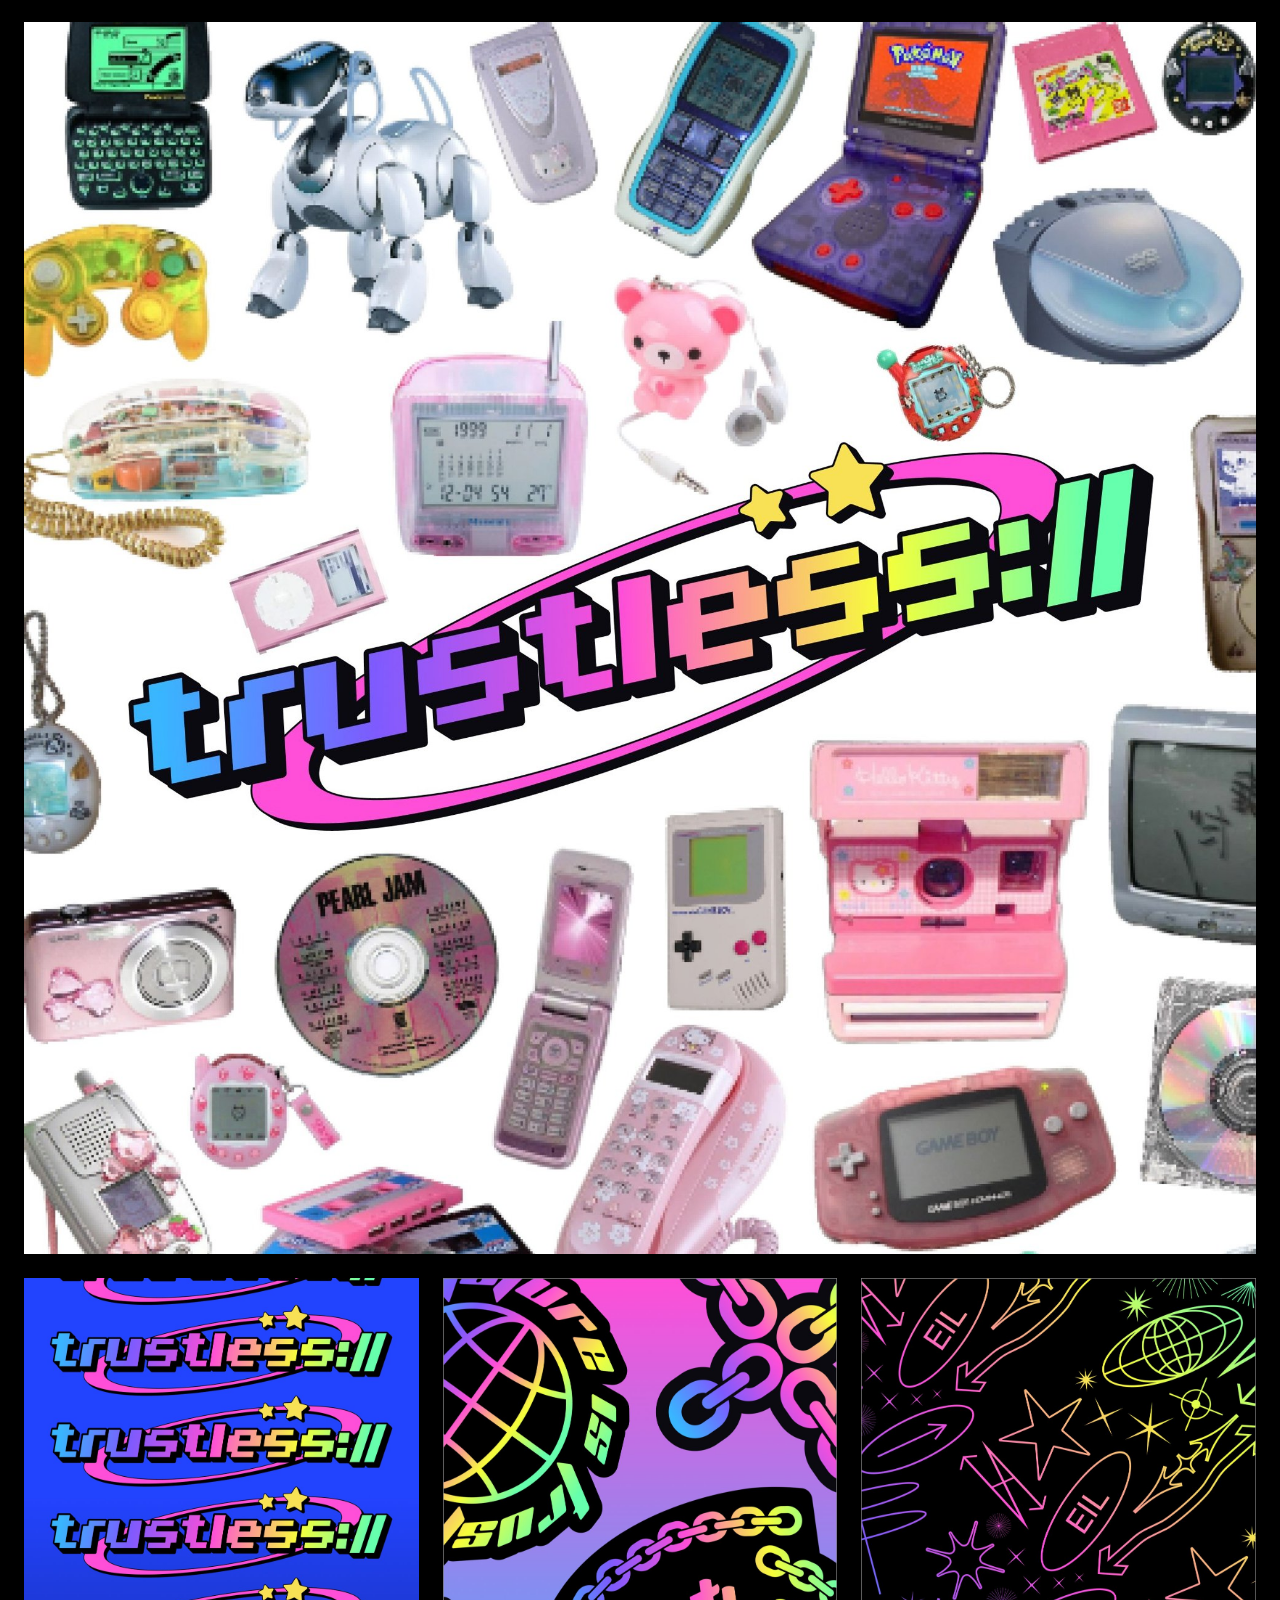
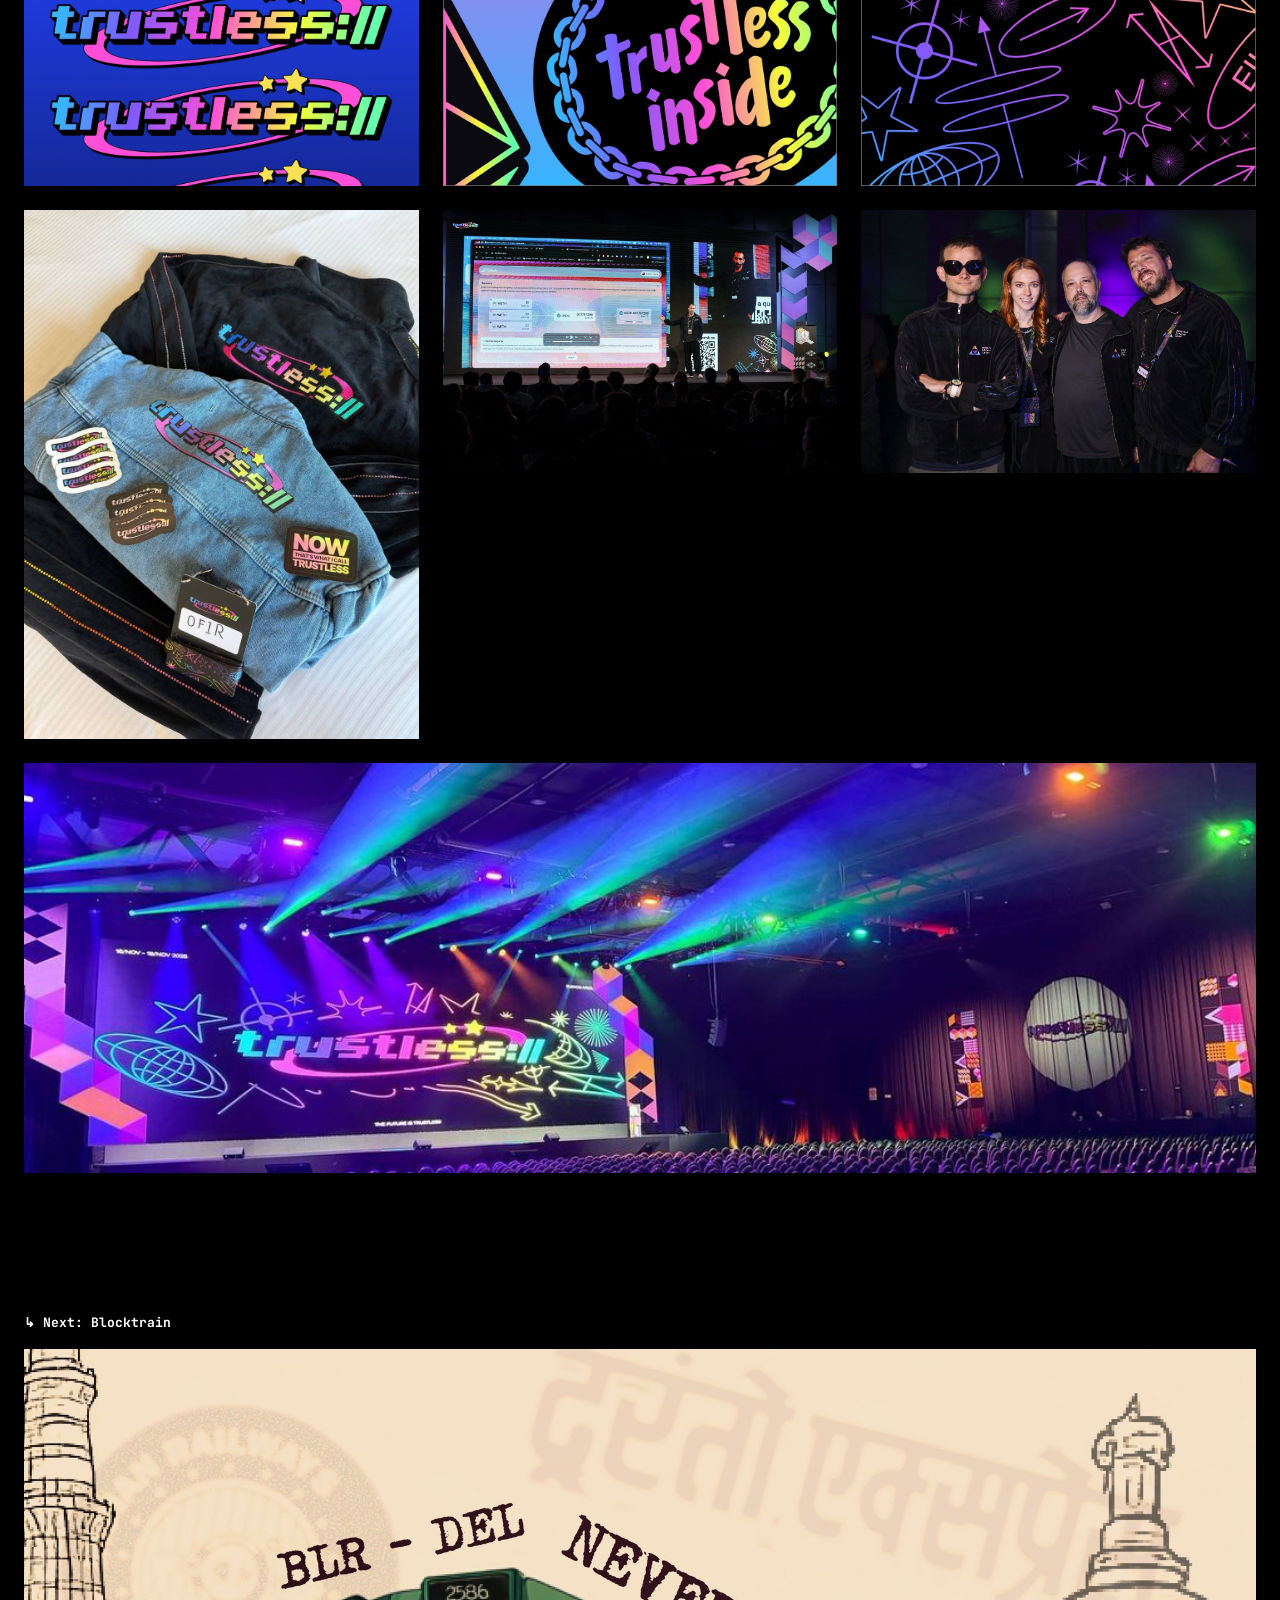
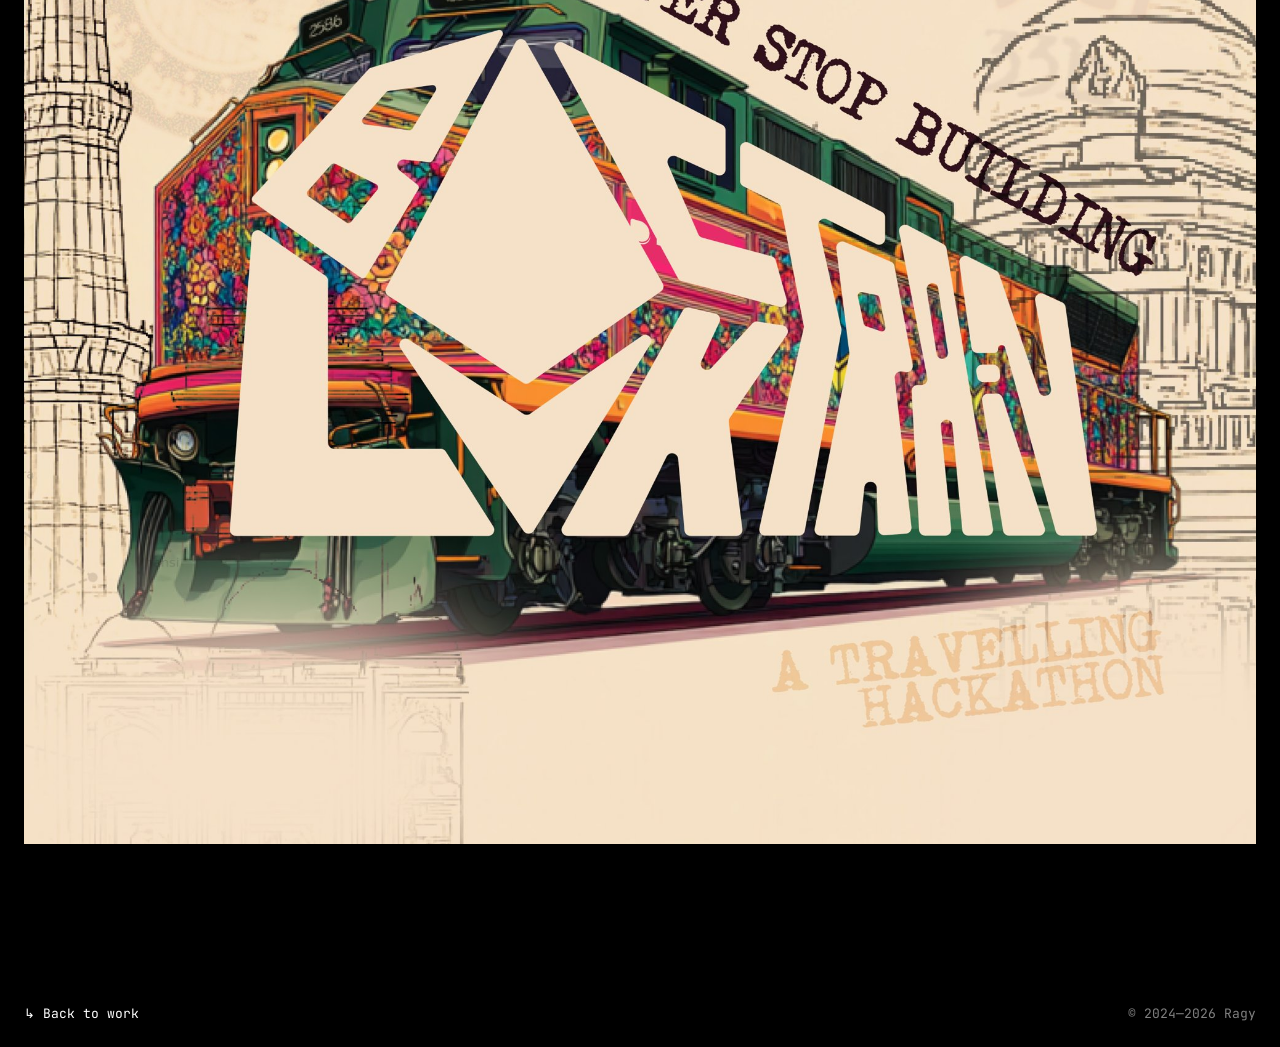
<file: trustless-conference/index.html>
<!doctype html>
<html lang="en">
<head>
<meta charset="utf-8">
<meta name="viewport" content="width=device-width, initial-scale=1">
<title>Trustless Conference — Ragy</title>
<meta name="description" content="Brand for the Ethereum Foundation&#x27;s conference at Devconnect Buenos Aires 2025.">
<link rel="preconnect" href="https://fonts.googleapis.com">
<link rel="preconnect" href="https://fonts.gstatic.com" crossorigin>
<link href="https://fonts.googleapis.com/css2?family=JetBrains+Mono:wght@400;700&display=swap" rel="stylesheet">
<link rel="stylesheet" href="/style.css">
</head>
<body>
<nav>
  <ul>
    <li><b><a href="/">Ragy</a></b></li>
    <li><a href="/" class="on">↳ Work</a></li>
    <li><a href="/info/" class="off">↳ Info</a></li>
  </ul>
  <ul>
    <li><b>Links</b></li>
    <li><a href="https://instagram.com/raginayy" target=_blank rel=noopener>↗ Instagram</a></li><li><a href="https://x.com/raginayyy" target=_blank rel=noopener>↗ Twitter / X</a></li><li><a href="https://t.me/raginay" target=_blank rel=noopener>↗ Telegram</a></li><li><a href="mailto:raginayyy@gmail.com">↗ Mail</a></li>
  </ul>
</nav>
<main>
<div class="blocks" id="top">
<img src="/img/trustless-hero.jpg" width="2000" height="1777" alt="Trustless Conference">
<div class="head"><div class="t"><b>Trustless Conference</b> <span style="color:var(--mute)">Conference branding</span><p>Rooted in Buenos Aires during Devconnect 2025, Trustless is an Ethereum Foundation conference built around one idea: an open, censorship-resistant internet that needs no middleman.</p><p>Y2K design marked the internet&#x27;s first great leap. Trustless carries the same weight for web3. That parallel shaped the brand: the visual language is pulled directly from that era of digital optimism, then rebuilt through a current lens to feel inevitable rather than nostalgic. It translated from graphics to website to merch to stage.</p></div><ul class="meta"><li><span>Client</span><span>Ethereum Foundation</span></li><li><span>Completed</span><span>November 2025</span></li><li><span>Role</span><span>Co-creative director</span></li><li><span>Creative director</span><span>Orok</span></li><li><span>Design</span><span>Ragy</span></li><li><span>Producer</span><span>Ethereum Foundation + QED</span></li><li><span>Type</span><span>Conference branding</span></li><li><span>Contribution</span><span>Brand strategy, website design, graphic design, merch, marketing assets</span></li></ul></div>
<img src="/img/trustless-4.jpg" width="2000" height="2000" alt="Trustless Conference" loading=lazy>
<div class="row c3"><img src="/img/trustless-1.jpg" width="1087" height="1400" alt="" loading=lazy style="--ar:1087/1400"><img src="/img/trustless-2.jpg" width="1087" height="1400" alt="" loading=lazy style="--ar:1087/1400"><img src="/img/trustless-3.jpg" width="1087" height="1400" alt="" loading=lazy style="--ar:1087/1400"></div>
<div class="row c3"><img src="/img/trustless-5.jpg" width="950" height="1272" alt="" loading=lazy style="--ar:950/1272"><img src="/img/trustless-6.jpg" width="1280" height="853" alt="" loading=lazy style="--ar:1280/853"><img src="/img/trustless-7.jpg" width="1280" height="853" alt="" loading=lazy style="--ar:1280/853"></div>
<img src="/img/trustless-8.jpg" width="1080" height="360" alt="Trustless Conference" loading=lazy>
</div>
<div class="next"><a href="/blocktrain/"><b>↳ Next: Blocktrain</b><img src="/img/blocktrain-hero.jpg" width="2000" height="1777" alt="Blocktrain" loading=lazy></a></div>
</main>
<footer>
  <a href="/">↳ Back to work</a>
  <span>© 2024—2026 Ragy</span>
</footer>
</body>
</html>
</file>
<file: style.css>
:root{--bg:#000;--fg:#fff;--mute:#808080;--gap:24px;--fs:13px}
*,*::before,*::after{box-sizing:border-box}
html{background:var(--bg);color:var(--fg);color-scheme:dark}
body{margin:0;font-family:"JetBrains Mono",ui-monospace,SFMono-Regular,Menlo,Consolas,monospace;font-size:var(--fs);line-height:1.5;background:var(--bg);color:var(--fg);padding:20px var(--gap) var(--gap);-webkit-font-smoothing:antialiased}
p,ul,h1{margin:0;padding:0}
ul{list-style:none}
a{color:inherit;text-decoration:none}
a:hover{color:var(--mute)}
b{font-weight:700}
img{display:block;width:100%;max-width:100%;height:auto;background:#111}
nav{display:grid;grid-template-columns:1fr 1fr;align-items:start}
nav li{line-height:1.4}
nav .on{color:var(--fg)}
nav .off{color:var(--mute)}
nav .off:hover{color:var(--fg)}
main{padding-top:96px}
/* home: staggered two-column grid, one image per project */
.grid{display:grid;grid-template-columns:1fr 1fr;column-gap:var(--gap);row-gap:140px;align-items:start}
.item{display:block;color:inherit}
.item.w2{grid-column:1/-1}
.item.r{grid-column:2;margin-top:160px}
.item .t{margin-top:16px;max-width:620px}
.item .t p{margin-top:4px;color:var(--mute)}
.item:hover .t p{color:var(--mute)}
.item:hover img{opacity:.9}
/* project page */
.head{display:grid;grid-template-columns:1fr 1fr;column-gap:var(--gap);align-items:start;margin:24px 0}
.head .t{max-width:620px}
.head .t p{margin-top:12px}
.head .t p+p{margin-top:1em}
.meta li{display:grid;grid-template-columns:140px 1fr;gap:16px}
.meta li span:first-child{color:var(--mute)}
.blocks{display:grid;gap:var(--gap);margin-top:var(--gap)}
.row{display:grid;gap:var(--gap)}
.row.c2{grid-template-columns:repeat(2,1fr)}
.row.c3{grid-template-columns:repeat(3,1fr)}
.row.c4{grid-template-columns:repeat(4,1fr)}
.row img{aspect-ratio:var(--ar);object-fit:cover}
.next{margin-top:140px}
.next img{margin-top:16px}
/* info */
.cols{display:grid;grid-template-columns:1fr 1fr;gap:var(--gap);align-items:start}
.cols .left{max-width:620px}
.cols .left>*+*{margin-top:48px}
.cols p+p{margin-top:1.5em}
.lists{display:grid;grid-template-columns:repeat(3,auto);gap:48px;justify-content:start}
.lists li{line-height:1.4}
footer{display:flex;justify-content:space-between;padding-top:160px;color:var(--mute)}
footer a{color:var(--fg)}
@media (max-width:800px){
  :root{--gap:16px}
  body{padding:16px var(--gap) var(--gap)}
  main{padding-top:64px}
  .grid{grid-template-columns:1fr;row-gap:96px}
  .item.r{grid-column:1;margin-top:0}
  .head,.cols{grid-template-columns:1fr}
  .head .meta{margin-top:32px}
  .row.c3,.row.c4{grid-template-columns:repeat(2,1fr)}
  .lists{grid-template-columns:1fr 1fr;gap:24px}
  .next{margin-top:96px}
  footer{padding-top:96px}
}
</file>
